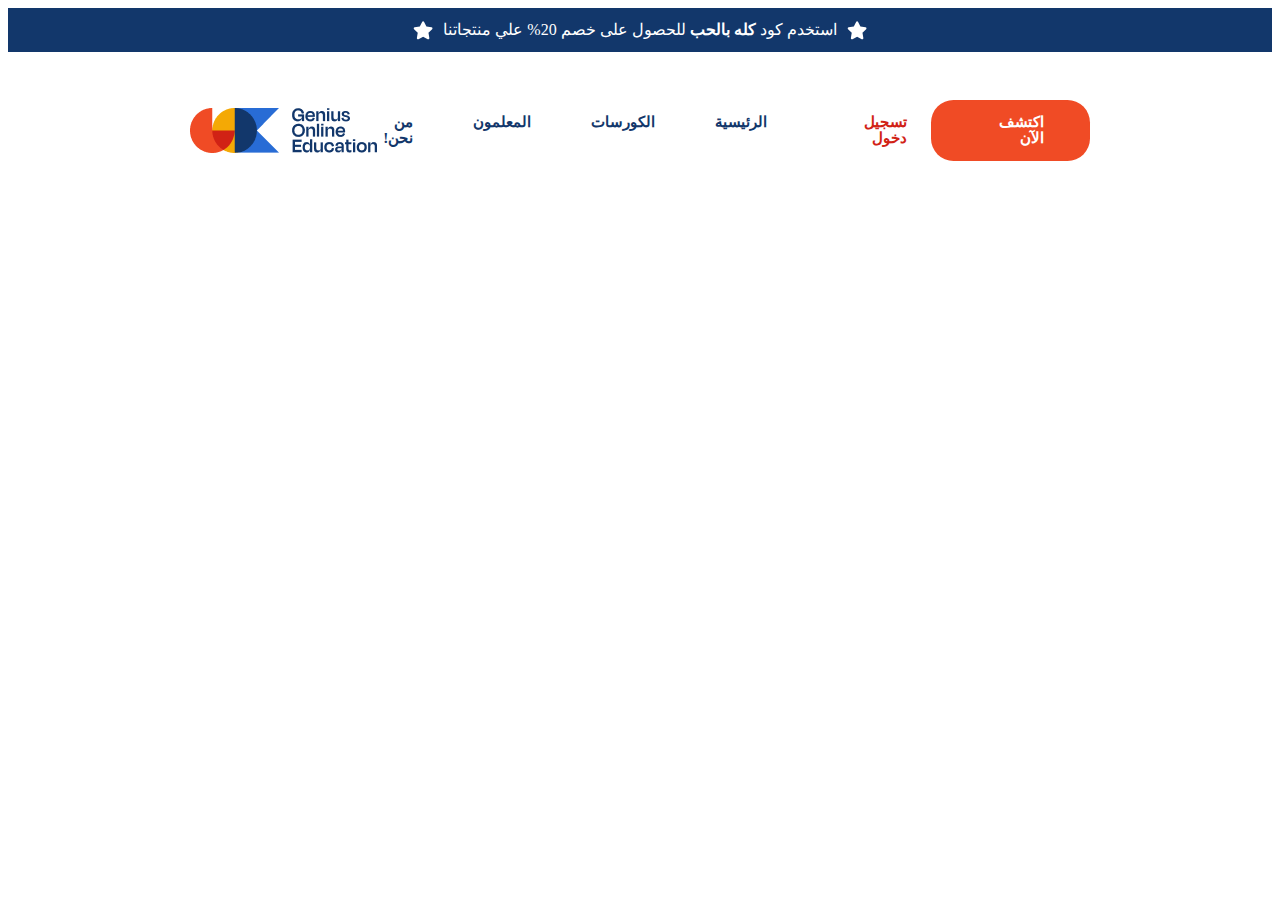
<file: index.html>
<!DOCTYPE html>
<html lang="ar" dir="rtl">
<head>
    <meta charset="UTF-8">
    <meta name="viewport" content="width=device-width, initial-scale=1.0">
    <title>Home</title>
    <link rel="stylesheet" href="./home-page/home.css">
</head>
<body>
    
     <!-- _____________________header__________________________________ -->
     <header>
        <svg width="20" height="19" viewBox="0 0 20 19" fill="none" xmlns="http://www.w3.org/2000/svg">
            <path d="M9.10547 0.882812C9.52734 0.0390625 10.7227 0.0742188 11.1094 0.882812L13.4297 5.55859L18.5625 6.29688C19.4766 6.4375 19.8281 7.5625 19.1602 8.23047L15.4688 11.8516L16.3477 16.9492C16.4883 17.8633 15.5039 18.5664 14.6953 18.1445L10.125 15.7188L5.51953 18.1445C4.71094 18.5664 3.72656 17.8633 3.86719 16.9492L4.74609 11.8516L1.05469 8.23047C0.386719 7.5625 0.738281 6.4375 1.65234 6.29688L6.82031 5.55859L9.10547 0.882812Z" fill="white"/>
            </svg>
            
        <h6>استخدم كود <span>كله بالحب</span> للحصول على خصم 20% علي منتجاتنا</h6>
  
        <svg width="20" height="19" viewBox="0 0 20 19" fill="none" xmlns="http://www.w3.org/2000/svg">
            <path d="M9.10547 0.882812C9.52734 0.0390625 10.7227 0.0742188 11.1094 0.882812L13.4297 5.55859L18.5625 6.29688C19.4766 6.4375 19.8281 7.5625 19.1602 8.23047L15.4688 11.8516L16.3477 16.9492C16.4883 17.8633 15.5039 18.5664 14.6953 18.1445L10.125 15.7188L5.51953 18.1445C4.71094 18.5664 3.72656 17.8633 3.86719 16.9492L4.74609 11.8516L1.05469 8.23047C0.386719 7.5625 0.738281 6.4375 1.65234 6.29688L6.82031 5.55859L9.10547 0.882812Z" fill="white"/>
            </svg>             
    </header>
    <!-- __________________________________nav-bar_________________________________ -->
    <nav>
        <div class="nav-buttons">
            <a>اكتشف الآن</a>
            <a>تسجيل دخول</a>
         </div>

         <ul>
            <a href="../home-page/index.html">الرئيسية</a>
            <a href="./cources-page/cource.html">الكورسات</a>
            <a href="./teachers-page/teachers.html">المعلمون</a>
            <a href="./About us/page4.html">من نحن!</a>
         </ul>
          
         <div class="nav-picture">
            <img src="./home-page/home-img/logo.png">
         </div> 
    </nav>
</body>
</html>
</file>
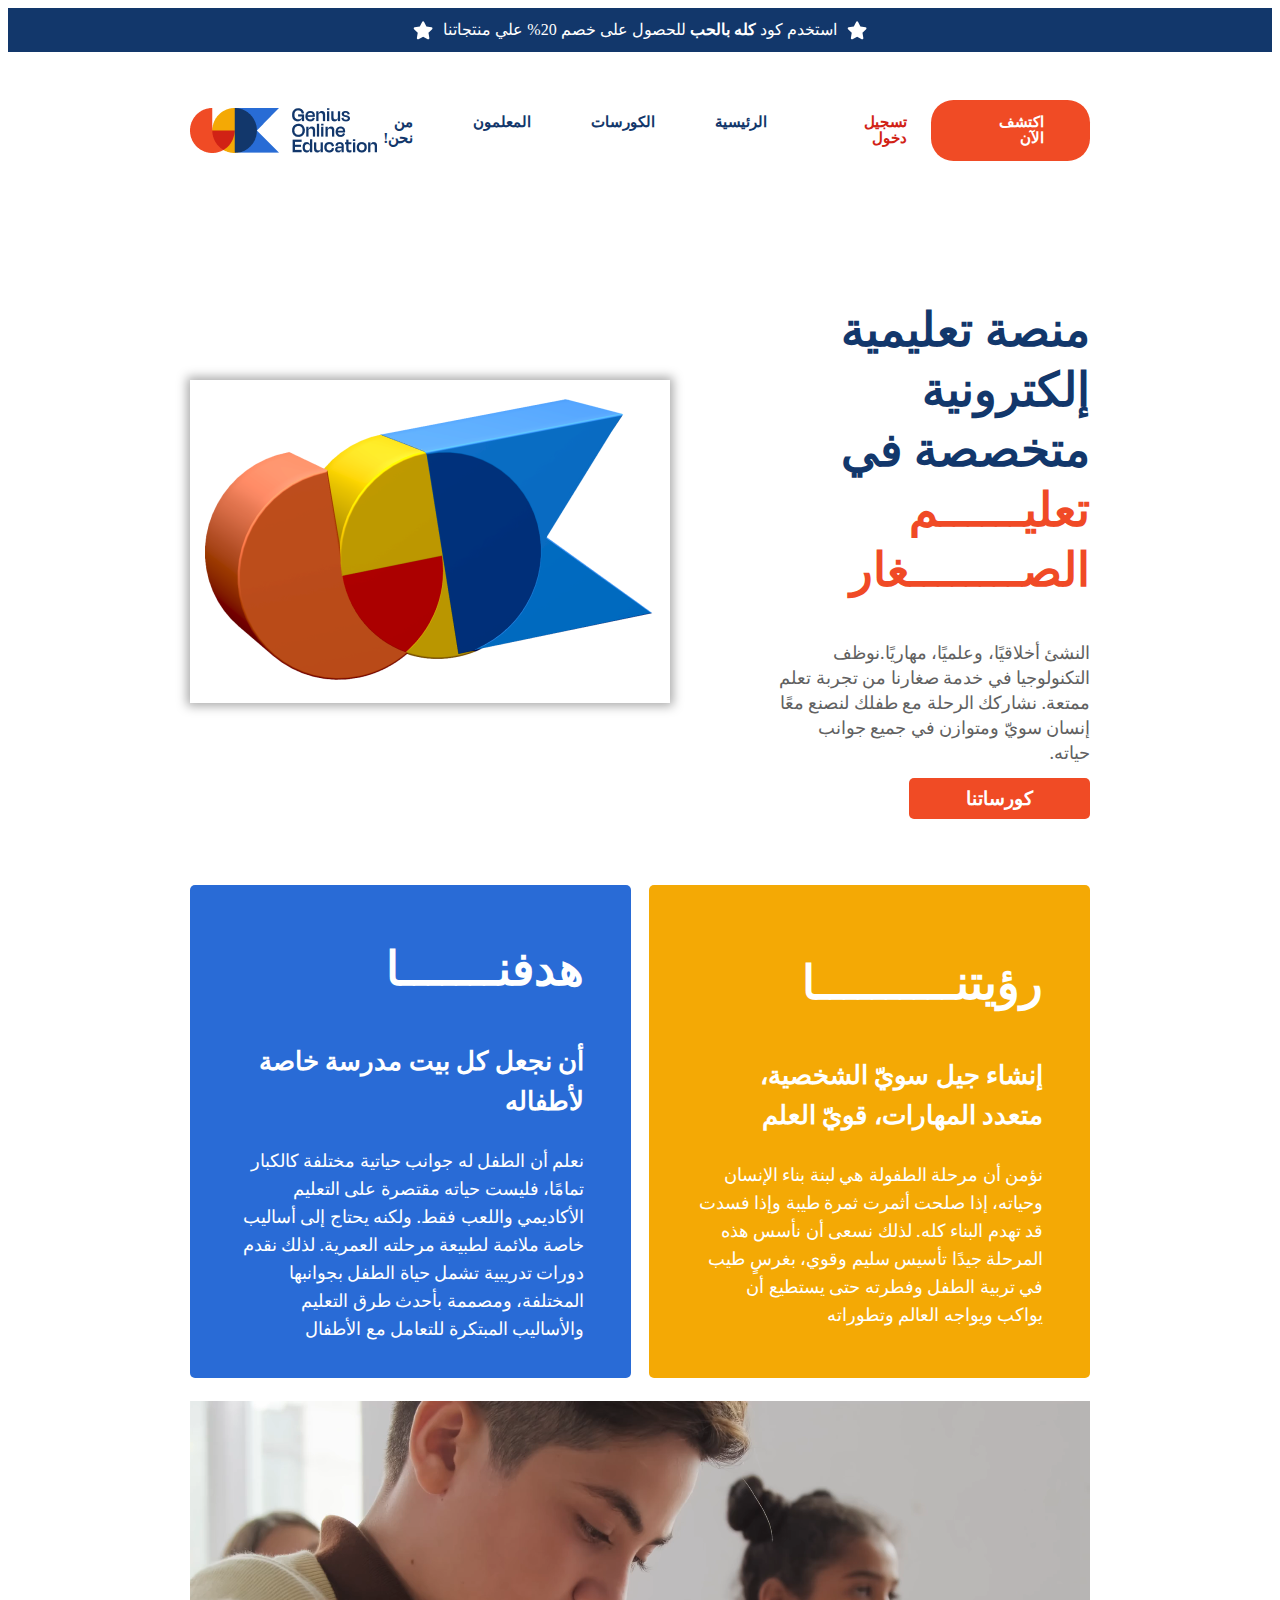
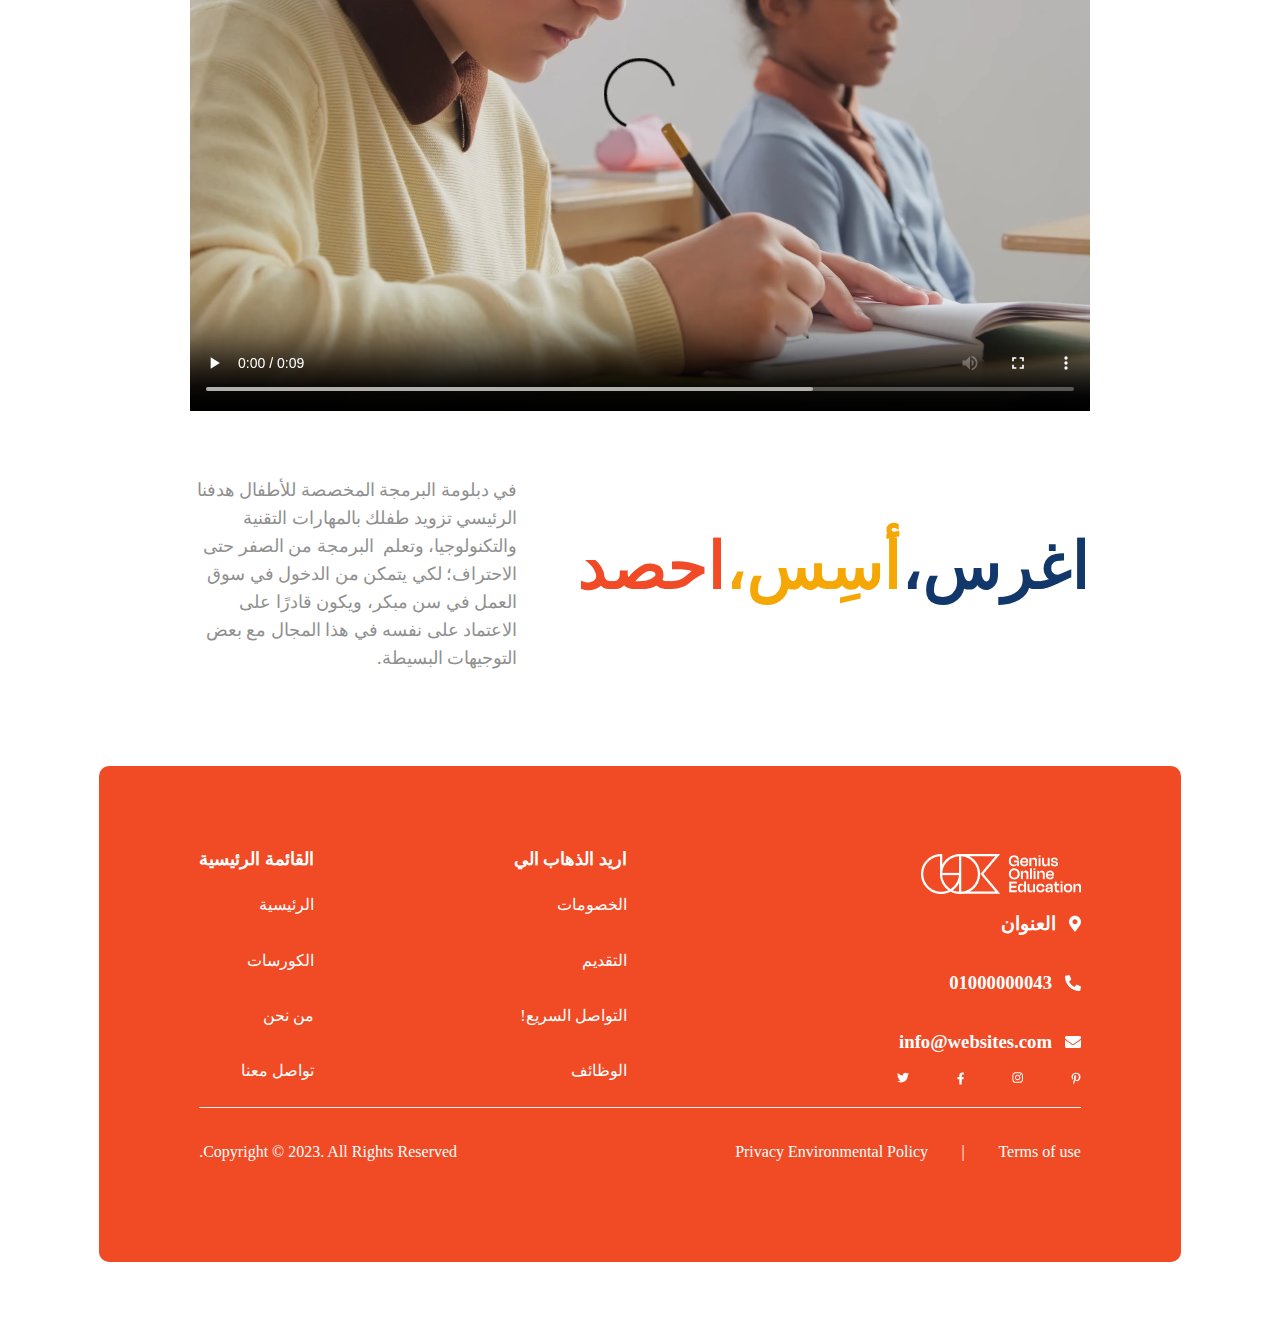
<file: About us/page4.html>
<!DOCTYPE html>
<html lang="ar" dir="rtl">
<head>
    <meta charset="UTF-8">
    <meta name="viewport" content="width=device-width, initial-scale=1.0">
    <title>About us</title>
    <LINK rel="stylesheet" href="page4.css">
</head>
<body>
   <!-- _____________________header__________________________________ -->
    <header>
        <svg width="20" height="19" viewBox="0 0 20 19" fill="none" xmlns="http://www.w3.org/2000/svg">
            <path d="M9.10547 0.882812C9.52734 0.0390625 10.7227 0.0742188 11.1094 0.882812L13.4297 5.55859L18.5625 6.29688C19.4766 6.4375 19.8281 7.5625 19.1602 8.23047L15.4688 11.8516L16.3477 16.9492C16.4883 17.8633 15.5039 18.5664 14.6953 18.1445L10.125 15.7188L5.51953 18.1445C4.71094 18.5664 3.72656 17.8633 3.86719 16.9492L4.74609 11.8516L1.05469 8.23047C0.386719 7.5625 0.738281 6.4375 1.65234 6.29688L6.82031 5.55859L9.10547 0.882812Z" fill="white"/>
            </svg>
            
        <h6>استخدم كود <span>كله بالحب</span> للحصول على خصم 20% علي منتجاتنا</h6>
  
        <svg width="20" height="19" viewBox="0 0 20 19" fill="none" xmlns="http://www.w3.org/2000/svg">
            <path d="M9.10547 0.882812C9.52734 0.0390625 10.7227 0.0742188 11.1094 0.882812L13.4297 5.55859L18.5625 6.29688C19.4766 6.4375 19.8281 7.5625 19.1602 8.23047L15.4688 11.8516L16.3477 16.9492C16.4883 17.8633 15.5039 18.5664 14.6953 18.1445L10.125 15.7188L5.51953 18.1445C4.71094 18.5664 3.72656 17.8633 3.86719 16.9492L4.74609 11.8516L1.05469 8.23047C0.386719 7.5625 0.738281 6.4375 1.65234 6.29688L6.82031 5.55859L9.10547 0.882812Z" fill="white"/>
            </svg>             
    </header>
    <!-- __________________________________nav-bar_________________________________ -->
    <nav>
        <div class="nav-buttons">
            <svg stroke="currentColor" fill="currentColor" stroke-width="0" viewBox="0 0 1024 1024" height="40px" width="40px" xmlns="http://www.w3.org/2000/svg"><path d="M904 160H120c-4.4 0-8 3.6-8 8v64c0 4.4 3.6 8 8 8h784c4.4 0 8-3.6 8-8v-64c0-4.4-3.6-8-8-8zm0 624H120c-4.4 0-8 3.6-8 8v64c0 4.4 3.6 8 8 8h784c4.4 0 8-3.6 8-8v-64c0-4.4-3.6-8-8-8zm0-312H120c-4.4 0-8 3.6-8 8v64c0 4.4 3.6 8 8 8h784c4.4 0 8-3.6 8-8v-64c0-4.4-3.6-8-8-8z"></path></svg>
            <a>اكتشف الآن</a>
            <a>تسجيل دخول</a>
         </div>

         <ul>
            <a href="../index.html">الرئيسية</a>
            <a href="../cources-page/cource.html">الكورسات</a>
            <a href="../teachers-page/teachers.html">المعلمون</a>
            <a href="../About us/page4.html">من نحن!</a>
         </ul>
          
         <div class="nav-picture">
            <img src="./img4/nav-picture.png">
         </div> 
    </nav>
    <!-- _____________________________________________cosatna__________________________________- -->
    
<section class="cosatna">

    <div class="cosatna-content">
           <h1>منصة تعليمية إلكترونية<br> متخصصة في <span> تعليــــــم الصــــــــغار</span></h1>
           <p> النشئ أخلاقيًا، وعلميًا، مهاريًا.نوظف التكنولوجيا في خدمة صغارنا من تجربة تعلم ممتعة. نشاركك الرحلة مع طفلك لنصنع معًا إنسان سويّ ومتوازن في جميع جوانب حياته.</p>
           <a href="../cources-page/cource.html">كورساتنا</a>
    </div>

    <div class="cosatna-pic">
        <img src="./img4/cosatna-pic.png">     
    </div>

</section>
    <!-- _____________________________________________elements_________________________________________________ -->
     <section class="elements">
          
        <div class="element-card" id="e-1">
            <svg width="44" height="44" viewBox="0 0 52 34" fill="none" xmlns="http://www.w3.org/2000/svg">
                <path d="M52 16.6611V16.8378C51.9533 17.1783 51.8585 17.4438 51.7156 17.634C48.9613 21.2923 45.7966 24.4952 42.2216 27.2428C40.969 28.2057 39.629 29.1045 38.2017 29.9393C35.2686 31.6557 32.0084 32.9029 28.6528 33.3356C24.3638 33.8871 20.1338 32.9994 16.1586 31.087C13.9202 30.0098 11.8016 28.7054 9.80281 27.1738C6.21698 24.4248 3.04417 21.2446 0.284375 17.633C0.148281 17.4549 0.0534896 17.1899 0 16.8378V16.6478C0.0575521 16.2992 0.152344 16.0381 0.284375 15.8648C3.1051 12.1733 6.34562 8.94162 10.0059 6.16965C11.9065 4.73017 13.9611 3.47384 16.1698 2.40066C18.4468 1.29431 20.8118 0.561364 23.2649 0.201833C28.4466 -0.556839 33.5776 0.886364 38.0524 3.47316C39.5576 4.34321 40.9781 5.29485 42.314 6.32808C45.8646 9.07366 48.9805 12.2285 51.6618 15.7927C51.8419 16.0324 51.9546 16.3218 52 16.6611ZM33.4577 9.05199C28.3034 4.13535 20.0342 5.58566 16.574 11.6845C15.7209 13.1876 15.2496 14.9599 15.2395 16.6478C15.2059 22.6289 20.213 27.3952 26.132 27.4043C29.6928 27.4104 33.0525 25.5691 35.0005 22.6035C37.831 18.2932 37.182 12.6046 33.4577 9.05199Z" fill="white"/>
            </svg>
               
                <h2>رؤيتنــــــــــا</h2>
                <h3>إنشاء جيل سويّ الشخصية، متعدد المهارات، قويّ العلم </h3>
                <p>نؤمن أن مرحلة الطفولة هي لبنة بناء الإنسان وحياته، إذا صلحت أثمرت ثمرة طيبة وإذا فسدت قد تهدم البناء كله. لذلك نسعى أن نأسس هذه المرحلة جيدًا تأسيس سليم وقوي، بغرسٍ طيب في تربية الطفل وفطرته حتى يستطيع أن يواكب ويواجه العالم وتطوراته</p>
        </div>
          
        <div class="element-card" id="e-2">
            <svg width="44" height="44" viewBox="0 0 44 44" fill="none" xmlns="http://www.w3.org/2000/svg">
                <path d="M42.5324 29.8242C40.8904 34.0697 38.1928 37.4972 34.4397 40.1068C29.3964 43.6144 22.8385 44.8697 16.812 43.3643C12.3851 42.2586 8.64965 40.0189 5.60572 36.6451C1.61984 32.2285 -0.363024 26.3377 0.0548062 20.423C0.451562 14.807 3.00253 9.57223 7.15975 5.76777C13.7534 -0.265109 23.2966 -1.68995 31.3838 2.10718C31.3876 2.10883 31.3909 2.11138 31.3935 2.11459C31.3961 2.11781 31.3979 2.1216 31.3987 2.12565C31.3995 2.12969 31.3993 2.13388 31.3982 2.13784C31.397 2.1418 31.3949 2.14543 31.3921 2.14841C30.7788 2.76966 30.1138 3.43336 29.3973 4.13952C28.6872 4.83865 28.5396 5.43974 28.591 6.42292C28.5913 6.42885 28.5901 6.43476 28.5875 6.44009C28.5849 6.44543 28.581 6.45001 28.5761 6.45341C28.5713 6.45681 28.5656 6.4589 28.5597 6.4595C28.5538 6.4601 28.5478 6.45918 28.5424 6.45683C24.6555 4.82399 20.2985 4.69937 16.3254 6.11138C15.6779 6.34168 15.1043 6.58236 14.6046 6.83342C10.8491 8.72588 8.14141 11.5759 6.4817 15.3834C4.8177 19.1997 4.70225 23.6154 6.08769 27.6049C6.30332 28.2255 6.54125 28.7964 6.80148 29.3175C8.69455 33.1103 11.5641 35.8415 15.4101 37.511C17.3532 38.3546 19.4671 38.7999 21.7517 38.8469C24.1863 38.8973 26.8583 38.3677 29.1362 37.2626C33.0384 35.3708 35.8358 32.4588 37.5285 28.5267C39.2997 24.4107 39.2695 19.6249 37.5248 15.4402C37.5223 15.4341 37.5214 15.4275 37.5221 15.4209C37.5229 15.4144 37.5253 15.4082 37.5292 15.4028C37.5331 15.3975 37.5382 15.3932 37.5442 15.3905C37.5502 15.3877 37.5568 15.3865 37.5633 15.387C38.4182 15.4548 39.1091 15.3201 39.7377 14.687C40.4463 13.9723 41.1402 13.2774 41.8195 12.6024C41.8433 12.5786 41.8623 12.582 41.8763 12.6125C44.4218 18.0214 44.6728 24.2907 42.5324 29.8242Z" fill="white"/>
                <path d="M39.9644 7.33189C41.0468 7.33494 42.111 7.33433 43.1568 7.33005C43.9475 7.3273 44.2371 8.11715 43.691 8.66143C41.9983 10.3499 40.3236 12.0239 38.6669 13.6836C38.502 13.8492 38.2989 13.9316 38.0576 13.931C36.5072 13.9292 34.93 13.9289 33.3258 13.9301C33.3127 13.9301 33.2997 13.9328 33.2874 13.938C33.2752 13.9432 33.2639 13.9508 33.2544 13.9604C30.0528 17.1619 26.847 20.3674 23.6369 23.5769C22.7225 24.4913 21.2518 24.5179 20.3511 23.5842C19.4403 22.6413 19.5191 21.2357 20.4336 20.3204C23.7817 16.9673 26.9756 13.7737 30.0153 10.7396C30.0385 10.7164 30.0501 10.6883 30.0501 10.6553C30.0538 9.05666 30.0544 7.46078 30.0519 5.86765C30.0519 5.66484 30.1286 5.48677 30.2819 5.33345C31.9746 3.64075 33.6719 1.94346 35.3738 0.2416C35.8878 -0.272441 36.6529 0.0904111 36.652 0.79779C36.6489 1.94866 36.6486 3.02408 36.6511 4.02406C36.6511 4.07721 36.6697 4.08484 36.707 4.04697C37.0029 3.74368 37.3108 3.38724 37.6709 3.17832C38.3099 2.80875 38.9705 2.7498 39.6529 3.00148C41.2087 3.57599 41.6311 5.55794 40.451 6.76287C40.272 6.94551 40.1015 7.11442 39.9397 7.26958C39.8963 7.3105 39.9045 7.33127 39.9644 7.33189Z" fill="white"/>
                <path d="M23.9336 33.548C17.2273 34.6723 11.0175 29.8975 10.323 23.1719C9.90331 19.1044 11.6443 15.1341 14.8971 12.6611C18.3149 10.0634 22.8368 9.53099 26.765 11.2939C26.8847 11.3477 27.0038 11.4021 27.1223 11.457C27.1669 11.4778 27.1718 11.5059 27.137 11.5413L23.2061 15.4713C23.181 15.4964 23.1508 15.5062 23.1154 15.5007C21.4837 15.2288 19.9712 15.5135 18.5779 16.3546C15.413 18.266 14.4078 22.4837 16.4667 25.59C18.2828 28.3306 21.8784 29.4219 24.8847 27.9146C27.5163 26.5951 28.976 23.7977 28.483 20.8921C28.4745 20.842 28.4885 20.7987 28.5252 20.762L32.4423 16.8449C32.4649 16.8223 32.4848 16.8247 32.5019 16.8522C32.5654 16.9542 32.6198 17.0562 32.665 17.1582C33.7948 19.689 34.0449 22.5708 33.2551 25.2399C31.9713 29.5795 28.3969 32.8003 23.9336 33.548Z" fill="white"/>
            </svg>

                <h2>هدفنـــــــا</h2>
                <h3>أن نجعل كل بيت مدرسة خاصة
                    لأطفاله</h3>
                <p>نعلم أن الطفل له جوانب حياتية مختلفة كالكبار  تمامًا، فليست حياته مقتصرة على التعليم الأكاديمي واللعب فقط. ولكنه يحتاج إلى أساليب خاصة ملائمة لطبيعة مرحلته العمرية. لذلك نقدم دورات تدريبية تشمل حياة الطفل بجوانبها المختلفة، ومصممة بأحدث طرق التعليم والأساليب المبتكرة للتعامل مع الأطفال</p>
        </div>
          
     </section>
     <!-- ________________________________________________________video_______________________________________________ -->
 
<section class="video">
      
      <div class="hero-video">
           <video controls>
                <source src="../cources-page/img/v.mp4" type="video/mp4">
           </video>
      </div>

      <div class="video-content">
       <div><h1><span>اغرس،</span><span>أسِس،</span><span>احصد</span></h1>  </div> 
        <p>في دبلومة البرمجة المخصصة للأطفال هدفنا الرئيسي تزويد طفلك بالمهارات التقنية والتكنولوجيا، وتعلم  البرمجة من الصفر حتى الاحتراف؛ لكي يتمكن من الدخول في سوق العمل في سن مبكر، ويكون قادرًا على الاعتماد على نفسه في هذا المجال مع بعض التوجيهات البسيطة.
        </p>
      </div>

</section>

     <!-- ________________________________________________________footer_______________________________________________ -->

     <footer>

        <div class="mix">
    
        
           <section class="right-part">
              
            <div class="enwan">
                <img src="../Cart page/footer-img/footer-logo.png">
            </div>
           
    
              <div class="p1">
                
                <svg width="12" height="17"  fill="none" xmlns="http://www.w3.org/2000/svg">
                    <path d="M5.375 16.3545C0.8125 9.79199 0 9.10449 0 6.66699C0 3.35449 2.65625 0.666992 6 0.666992C9.3125 0.666992 12 3.35449 12 6.66699C12 9.10449 11.1562 9.79199 6.59375 16.3545C6.3125 16.792 5.65625 16.792 5.375 16.3545ZM6 9.16699C7.375 9.16699 8.5 8.07324 8.5 6.66699C8.5 5.29199 7.375 4.16699 6 4.16699C4.59375 4.16699 3.5 5.29199 3.5 6.66699C3.5 8.07324 4.59375 9.16699 6 9.16699Z" fill="white"/>
                    </svg>
                    
               <h3>العنوان</h3>
    
              </div>
    
            <div class="p2">
    
               <svg width="16" height="16" viewBox="0 0 16 16" fill="none" xmlns="http://www.w3.org/2000/svg">
    <path d="M15.5312 11.3125C15.7812 11.4375 15.9688 11.7188 15.9688 12.0312C15.9688 12.0625 15.9688 12.125 15.9688 12.1875L15.2188 15.4375C15.125 15.7812 14.8438 16 14.5 16C6.46875 16 0 9.53125 0 1.5C0 1.15625 0.21875 0.875 0.5625 0.78125L3.8125 0.03125C3.875 0.03125 3.9375 0 3.96875 0C4.28125 0 4.5625 0.1875 4.6875 0.46875L6.1875 3.96875C6.21875 4.0625 6.25 4.15625 6.25 4.25C6.25 4.5 6.125 4.71875 5.96875 4.84375L4.0625 6.40625C5.21875 8.84375 7.15625 10.7812 9.59375 11.9375L11.1562 10.0312C11.2812 9.875 11.5 9.75 11.7188 9.75C11.8438 9.75 11.9375 9.78125 12.0312 9.8125L15.5312 11.3125Z" fill="white"/>
    </svg>
    
     
               <h3>01000000043</h3>
    
            </div>
    
            <div  class="p3">
    
                <svg width="16" height="12" viewBox="0 0 16 12" fill="none" xmlns="http://www.w3.org/2000/svg">
                    <path d="M15.6875 3.96875C15.8125 3.875 16 3.96875 16 4.125V10.5C16 11.3438 15.3125 12 14.5 12H1.5C0.65625 12 0 11.3438 0 10.5V4.125C0 3.96875 0.15625 3.875 0.28125 3.96875C1 4.53125 1.90625 5.21875 5.09375 7.53125C5.75 8 6.875 9.03125 8 9.03125C9.09375 9.03125 10.25 8 10.875 7.53125C14.0625 5.21875 14.9688 4.53125 15.6875 3.96875ZM8 8C7.25 8.03125 6.21875 7.09375 5.6875 6.71875C1.53125 3.71875 1.21875 3.4375 0.28125 2.6875C0.09375 2.5625 0 2.34375 0 2.09375V1.5C0 0.6875 0.65625 0 1.5 0H14.5C15.3125 0 16 0.6875 16 1.5V2.09375C16 2.34375 15.875 2.5625 15.6875 2.6875C14.75 3.4375 14.4375 3.71875 10.2812 6.71875C9.75 7.09375 8.71875 8.03125 8 8Z" fill="white"/>
                    </svg>
                    
      
                <h3>info@websites.com</h3>
     
            </div>
    
      
            <div class="contact">
                
                <svg width="10" height="13" viewBox="0 0 10 13" fill="none" xmlns="http://www.w3.org/2000/svg">
                    <path d="M5.28125 0.664062C7.48438 0.664062 9.5 2.1875 9.5 4.50781C9.5 6.6875 8.375 9.125 5.89062 9.125C5.28125 9.125 4.55469 8.82031 4.25 8.28125C3.73438 10.3906 3.75781 10.7188 2.58594 12.3359C2.46875 12.3828 2.49219 12.3828 2.42188 12.2891C2.375 11.8438 2.32812 11.4219 2.32812 10.9766C2.32812 9.54688 2.98438 7.46094 3.3125 6.07812C3.125 5.70312 3.07812 5.28125 3.07812 4.88281C3.07812 3.00781 5.28125 2.72656 5.28125 4.27344C5.28125 5.1875 4.64844 6.05469 4.64844 6.94531C4.64844 7.53125 5.16406 7.95312 5.75 7.95312C7.36719 7.95312 7.85938 5.63281 7.85938 4.39062C7.85938 2.72656 6.6875 1.8125 5.07031 1.8125C3.21875 1.8125 1.78906 3.14844 1.78906 5.02344C1.78906 5.9375 2.35156 6.40625 2.35156 6.61719C2.35156 6.80469 2.21094 7.4375 1.97656 7.4375C1.41406 7.4375 0.5 6.5 0.5 4.85938C0.5 2.25781 2.86719 0.664062 5.28125 0.664062Z" fill="white"/>
                    </svg>
                    
                    <svg width="11" height="11" viewBox="0 0 11 11" fill="none" xmlns="http://www.w3.org/2000/svg">
                        <path d="M5.66732 2.80469C7.14388 2.80469 8.36263 4.02344 8.36263 5.5C8.36263 7 7.14388 8.19531 5.66732 8.19531C4.16732 8.19531 2.97201 7 2.97201 5.5C2.97201 4.02344 4.16732 2.80469 5.66732 2.80469ZM5.66732 7.25781C6.62826 7.25781 7.40169 6.48438 7.40169 5.5C7.40169 4.53906 6.62826 3.76562 5.66732 3.76562C4.68294 3.76562 3.90951 4.53906 3.90951 5.5C3.90951 6.48438 4.70638 7.25781 5.66732 7.25781ZM9.08919 2.71094C9.08919 3.0625 8.80794 3.34375 8.45638 3.34375C8.10482 3.34375 7.82357 3.0625 7.82357 2.71094C7.82357 2.35938 8.10482 2.07812 8.45638 2.07812C8.80794 2.07812 9.08919 2.35938 9.08919 2.71094ZM10.8704 3.34375C10.9173 4.21094 10.9173 6.8125 10.8704 7.67969C10.8236 8.52344 10.6361 9.25 10.0267 9.88281C9.41732 10.4922 8.66732 10.6797 7.82357 10.7266C6.95638 10.7734 4.35482 10.7734 3.48763 10.7266C2.64388 10.6797 1.91732 10.4922 1.28451 9.88281C0.67513 9.25 0.48763 8.52344 0.440755 7.67969C0.39388 6.8125 0.39388 4.21094 0.440755 3.34375C0.48763 2.5 0.67513 1.75 1.28451 1.14062C1.91732 0.53125 2.64388 0.34375 3.48763 0.296875C4.35482 0.25 6.95638 0.25 7.82357 0.296875C8.66732 0.34375 9.41732 0.53125 10.0267 1.14062C10.6361 1.75 10.8236 2.5 10.8704 3.34375ZM9.74544 8.59375C10.0267 7.91406 9.95638 6.27344 9.95638 5.5C9.95638 4.75 10.0267 3.10938 9.74544 2.40625C9.55794 1.96094 9.20638 1.58594 8.76107 1.42188C8.05794 1.14062 6.41732 1.21094 5.66732 1.21094C4.89388 1.21094 3.25326 1.14062 2.57357 1.42188C2.10482 1.60938 1.75326 1.96094 1.56576 2.40625C1.28451 3.10938 1.35482 4.75 1.35482 5.5C1.35482 6.27344 1.28451 7.91406 1.56576 8.59375C1.75326 9.0625 2.10482 9.41406 2.57357 9.60156C3.25326 9.88281 4.89388 9.8125 5.66732 9.8125C6.41732 9.8125 8.05794 9.88281 8.76107 9.60156C9.20638 9.41406 9.58138 9.0625 9.74544 8.59375Z" fill="white"/>
                        </svg>
                       
                        <svg width="7" height="13" viewBox="0 0 7 13" fill="none" xmlns="http://www.w3.org/2000/svg">
                            <path d="M6.4554 7.25H4.69759V12.5H2.35384V7.25H0.431966V5.09375H2.35384V3.42969C2.35384 1.55469 3.47884 0.5 5.18978 0.5C6.01009 0.5 6.87728 0.664062 6.87728 0.664062V2.51562H5.91634C4.97884 2.51562 4.69759 3.07812 4.69759 3.6875V5.09375H6.78353L6.4554 7.25Z" fill="white"/>
                            </svg>
                            
                            <svg width="12" height="11" viewBox="0 0 12 11" fill="none" xmlns="http://www.w3.org/2000/svg">
                                <path d="M10.7578 3.0625C10.7578 3.17969 10.7578 3.27344 10.7578 3.39062C10.7578 6.64844 8.29688 10.375 3.77344 10.375C2.36719 10.375 1.07812 9.97656 0 9.27344C0.1875 9.29688 0.375 9.32031 0.585938 9.32031C1.73438 9.32031 2.78906 8.92188 3.63281 8.26562C2.55469 8.24219 1.64062 7.53906 1.33594 6.55469C1.5 6.57812 1.64062 6.60156 1.80469 6.60156C2.01562 6.60156 2.25 6.55469 2.4375 6.50781C1.3125 6.27344 0.46875 5.28906 0.46875 4.09375V4.07031C0.796875 4.25781 1.19531 4.35156 1.59375 4.375C0.914062 3.92969 0.492188 3.17969 0.492188 2.33594C0.492188 1.86719 0.609375 1.44531 0.820312 1.09375C2.03906 2.57031 3.86719 3.55469 5.90625 3.67188C5.85938 3.48438 5.83594 3.29688 5.83594 3.10938C5.83594 1.75 6.9375 0.648438 8.29688 0.648438C9 0.648438 9.63281 0.929688 10.1016 1.42188C10.6406 1.30469 11.1797 1.09375 11.6484 0.8125C11.4609 1.39844 11.0859 1.86719 10.5703 2.17188C11.0625 2.125 11.5547 1.98438 11.9766 1.79688C11.6484 2.28906 11.2266 2.71094 10.7578 3.0625Z" fill="white"/>
                                </svg>
                                
            </div>
    
            
    
            </section>
    
            <section class="left-part">
                            <div class="left-part-1">
                                   <h1>اريد الذهاب الي</h1>
                                   <h2>الخصومات</h2>
                                   <h2>التقديم</h3>
                                   <h2>التواصل السريع!</h2>
                                   <h2>الوظائف</h2>
                            </div>
                                
                            <div class="left-part-2">
                                    <h1>القائمة الرئيسية</h1>
                                    <h2>الرئيسية</h2>
                                    <h2>الكورسات</h2>
                                    <h2>من نحن</h2>
                                    <h2>تواصل معنا</h2>
                            
                            </div>
    
                        </section>
                    </div>
                                <hr>
                                <div class="tail">
    
                                    <section>
                                        <h4>Terms of use</h4>
                                        <h4>|</h4>
                                        <h4>Privacy Environmental Policy</h4>
                                    </section>
    
                                    <h4>Copyright © 2023. All Rights Reserved.</h4>
                              
                                </div>
                            
    
    </footer>
    <!-- _______________________________________________________________________________________________________________ -->
    
</body>
</html>
</file>
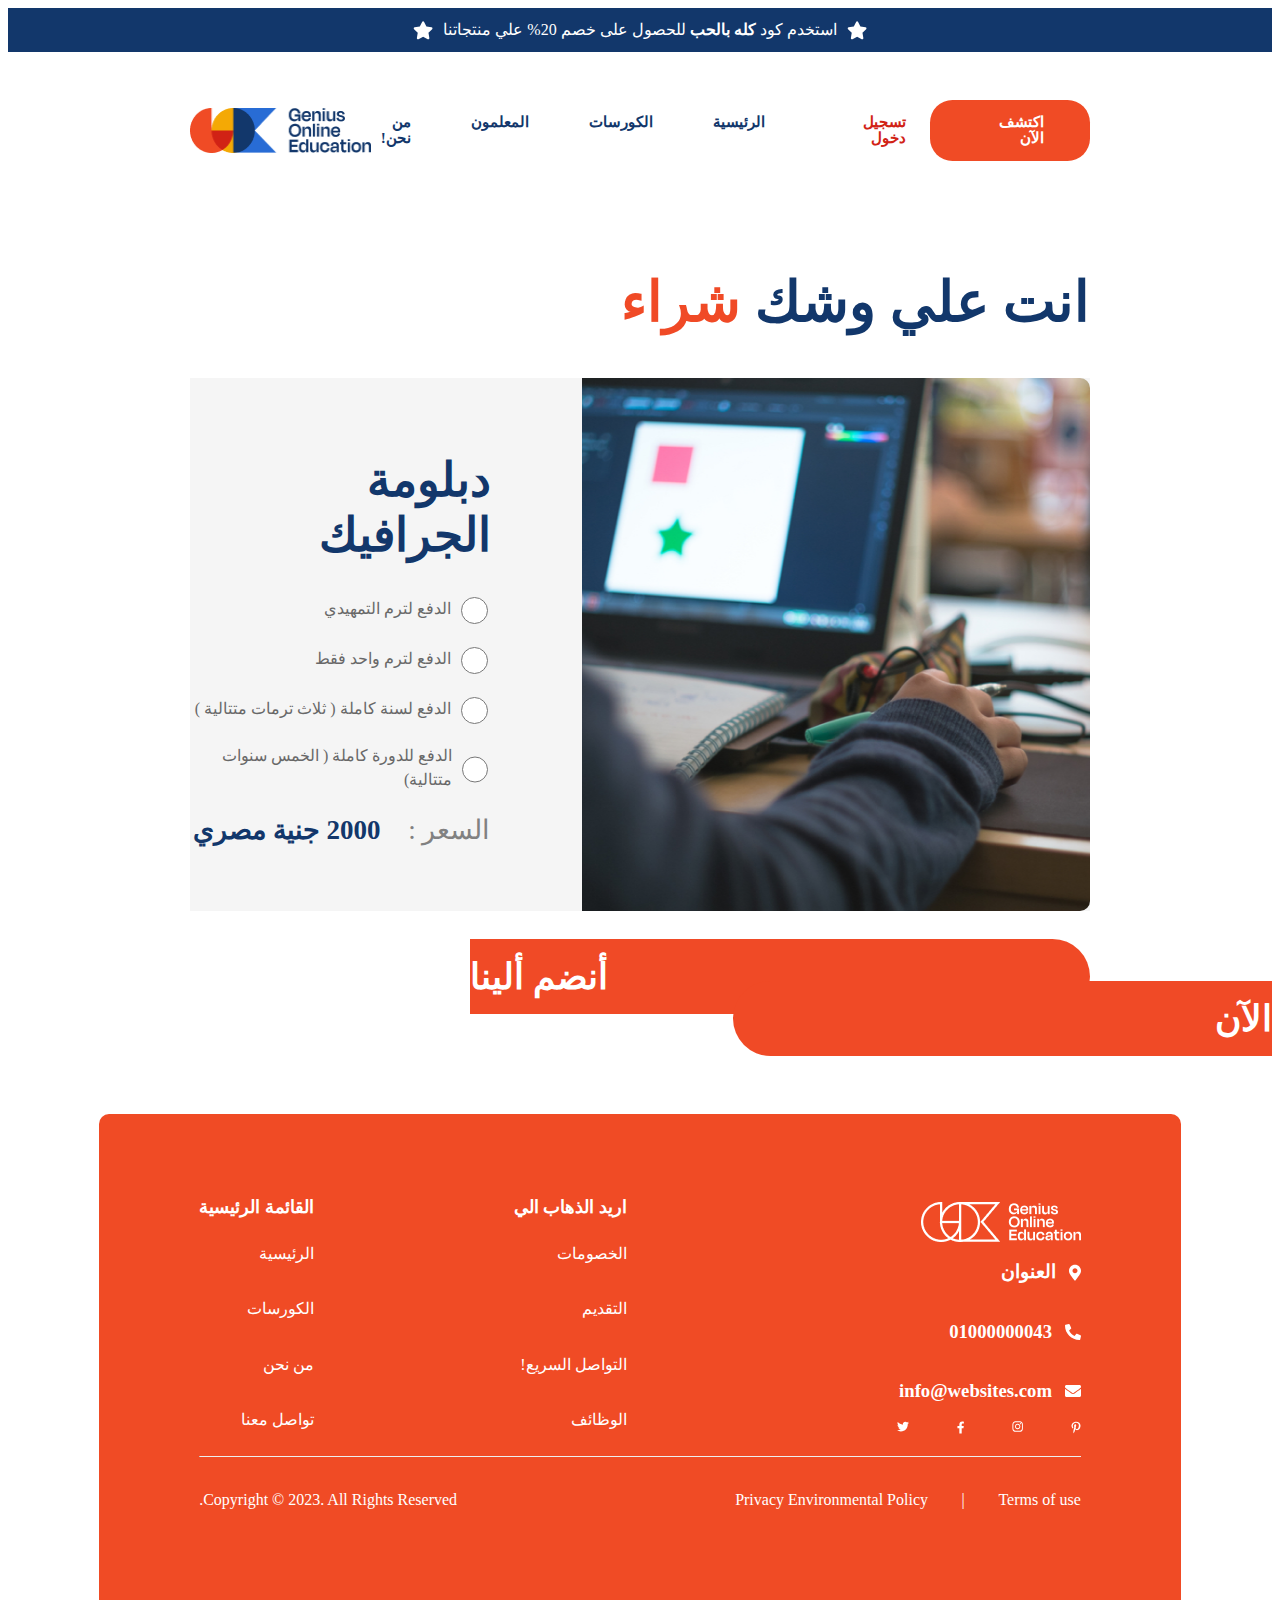
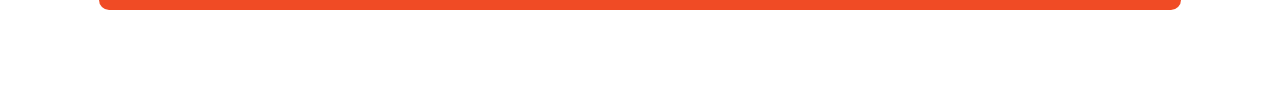
<file: Cart page/page7.html>
<!DOCTYPE html>
<html lang="ar" dir="rtl">
<head>
    <meta charset="UTF-8">
    <meta name="viewport" content="width=device-width, initial-scale=1.0">
    <title>page | 7</title>
    <link rel="stylesheet" href="page7.css">
</head>
<body>
    
   <!-- _____________________header__________________________________ -->
   <header>
    <svg width="20" height="19" viewBox="0 0 20 19" fill="none" xmlns="http://www.w3.org/2000/svg">
        <path d="M9.10547 0.882812C9.52734 0.0390625 10.7227 0.0742188 11.1094 0.882812L13.4297 5.55859L18.5625 6.29688C19.4766 6.4375 19.8281 7.5625 19.1602 8.23047L15.4688 11.8516L16.3477 16.9492C16.4883 17.8633 15.5039 18.5664 14.6953 18.1445L10.125 15.7188L5.51953 18.1445C4.71094 18.5664 3.72656 17.8633 3.86719 16.9492L4.74609 11.8516L1.05469 8.23047C0.386719 7.5625 0.738281 6.4375 1.65234 6.29688L6.82031 5.55859L9.10547 0.882812Z" fill="white"/>
        </svg>
        
    <h6>استخدم كود <span>كله بالحب</span> للحصول على خصم 20% علي منتجاتنا</h6>

    <svg width="20" height="19" viewBox="0 0 20 19" fill="none" xmlns="http://www.w3.org/2000/svg">
        <path d="M9.10547 0.882812C9.52734 0.0390625 10.7227 0.0742188 11.1094 0.882812L13.4297 5.55859L18.5625 6.29688C19.4766 6.4375 19.8281 7.5625 19.1602 8.23047L15.4688 11.8516L16.3477 16.9492C16.4883 17.8633 15.5039 18.5664 14.6953 18.1445L10.125 15.7188L5.51953 18.1445C4.71094 18.5664 3.72656 17.8633 3.86719 16.9492L4.74609 11.8516L1.05469 8.23047C0.386719 7.5625 0.738281 6.4375 1.65234 6.29688L6.82031 5.55859L9.10547 0.882812Z" fill="white"/>
        </svg>             
</header>
<!-- __________________________________nav-bar_________________________________ -->
<nav>
    <div class="nav-buttons">
        <a>اكتشف الآن</a>
        <a>تسجيل دخول</a>
     </div>

     <ul>
        <a href="../home-page/home.html">الرئيسية</a>
        <a href="../cources-page/cource.html">الكورسات</a>
        <a href="../teachers-page/teachers.html">المعلمون</a>
        <a href="../About us/page4.html">من نحن!</a>
     </ul>
      
     <div class="nav-picture">
        <img src="../About us/img4/nav-picture.png">
     </div> 
</nav>
<!-- _____________________________________________________________________________________ -->
    
<div class="h1">انت علي وشك <span>شراء </span></div>

<section class="graphic" >
   <div class="herobaner">
    <img src="./footer-img/herobaner.png">
   </div>
 
     <div class="hero-content">

        <h1>دبلومة الجرافيك</h1>
       <div class="input"> 
        <div class="in-1">
            <input id="1" type="radio" name="union">
            <label for="1" >الدفع لترم التمهيدي</label>
         </div>
         <div class="in-1">
            <input id="2" type="radio" name="union">
            <label for="2" >الدفع لترم واحد فقط</label>
        </div>
        <div class="in-1">
            <input id="3" type="radio" name="union" >
            <label for="3" >الدفع لسنة كاملة ( ثلاث ترمات متتالية )</label>
        </div>
        <div class="in-1">
            <input id="4" type="radio" name="union" >
            <label for="4" >الدفع للدورة كاملة ( الخمس سنوات متتالية)</label>
        </div>
      </div>
      <h2><span>السعر :</span> 2000 جنية مصري</h2>
     </div>
</section>

 <div class="anker">
<a class="button">أنضم ألينا الآن</a></div>
<!-- ________________________________________________________footer_______________________________________________ -->

<footer>

    <div class="mix">

    
       <section class="right-part">
          
        <div class="enwan">
            <img src="../Cart page/footer-img/footer-logo.png">
        </div>
       

          <div class="p1">
            
            <svg width="12" height="17"  fill="none" xmlns="http://www.w3.org/2000/svg">
                <path d="M5.375 16.3545C0.8125 9.79199 0 9.10449 0 6.66699C0 3.35449 2.65625 0.666992 6 0.666992C9.3125 0.666992 12 3.35449 12 6.66699C12 9.10449 11.1562 9.79199 6.59375 16.3545C6.3125 16.792 5.65625 16.792 5.375 16.3545ZM6 9.16699C7.375 9.16699 8.5 8.07324 8.5 6.66699C8.5 5.29199 7.375 4.16699 6 4.16699C4.59375 4.16699 3.5 5.29199 3.5 6.66699C3.5 8.07324 4.59375 9.16699 6 9.16699Z" fill="white"/>
                </svg>
                
           <h3>العنوان</h3>

          </div>

        <div class="p2">

           <svg width="16" height="16" viewBox="0 0 16 16" fill="none" xmlns="http://www.w3.org/2000/svg">
<path d="M15.5312 11.3125C15.7812 11.4375 15.9688 11.7188 15.9688 12.0312C15.9688 12.0625 15.9688 12.125 15.9688 12.1875L15.2188 15.4375C15.125 15.7812 14.8438 16 14.5 16C6.46875 16 0 9.53125 0 1.5C0 1.15625 0.21875 0.875 0.5625 0.78125L3.8125 0.03125C3.875 0.03125 3.9375 0 3.96875 0C4.28125 0 4.5625 0.1875 4.6875 0.46875L6.1875 3.96875C6.21875 4.0625 6.25 4.15625 6.25 4.25C6.25 4.5 6.125 4.71875 5.96875 4.84375L4.0625 6.40625C5.21875 8.84375 7.15625 10.7812 9.59375 11.9375L11.1562 10.0312C11.2812 9.875 11.5 9.75 11.7188 9.75C11.8438 9.75 11.9375 9.78125 12.0312 9.8125L15.5312 11.3125Z" fill="white"/>
</svg>

 
           <h3>01000000043</h3>

        </div>

        <div  class="p3">

            <svg width="16" height="12" viewBox="0 0 16 12" fill="none" xmlns="http://www.w3.org/2000/svg">
                <path d="M15.6875 3.96875C15.8125 3.875 16 3.96875 16 4.125V10.5C16 11.3438 15.3125 12 14.5 12H1.5C0.65625 12 0 11.3438 0 10.5V4.125C0 3.96875 0.15625 3.875 0.28125 3.96875C1 4.53125 1.90625 5.21875 5.09375 7.53125C5.75 8 6.875 9.03125 8 9.03125C9.09375 9.03125 10.25 8 10.875 7.53125C14.0625 5.21875 14.9688 4.53125 15.6875 3.96875ZM8 8C7.25 8.03125 6.21875 7.09375 5.6875 6.71875C1.53125 3.71875 1.21875 3.4375 0.28125 2.6875C0.09375 2.5625 0 2.34375 0 2.09375V1.5C0 0.6875 0.65625 0 1.5 0H14.5C15.3125 0 16 0.6875 16 1.5V2.09375C16 2.34375 15.875 2.5625 15.6875 2.6875C14.75 3.4375 14.4375 3.71875 10.2812 6.71875C9.75 7.09375 8.71875 8.03125 8 8Z" fill="white"/>
                </svg>
                
  
            <h3>info@websites.com</h3>
 
        </div>

  
        <div class="contact">
            
            <svg width="10" height="13" viewBox="0 0 10 13" fill="none" xmlns="http://www.w3.org/2000/svg">
                <path d="M5.28125 0.664062C7.48438 0.664062 9.5 2.1875 9.5 4.50781C9.5 6.6875 8.375 9.125 5.89062 9.125C5.28125 9.125 4.55469 8.82031 4.25 8.28125C3.73438 10.3906 3.75781 10.7188 2.58594 12.3359C2.46875 12.3828 2.49219 12.3828 2.42188 12.2891C2.375 11.8438 2.32812 11.4219 2.32812 10.9766C2.32812 9.54688 2.98438 7.46094 3.3125 6.07812C3.125 5.70312 3.07812 5.28125 3.07812 4.88281C3.07812 3.00781 5.28125 2.72656 5.28125 4.27344C5.28125 5.1875 4.64844 6.05469 4.64844 6.94531C4.64844 7.53125 5.16406 7.95312 5.75 7.95312C7.36719 7.95312 7.85938 5.63281 7.85938 4.39062C7.85938 2.72656 6.6875 1.8125 5.07031 1.8125C3.21875 1.8125 1.78906 3.14844 1.78906 5.02344C1.78906 5.9375 2.35156 6.40625 2.35156 6.61719C2.35156 6.80469 2.21094 7.4375 1.97656 7.4375C1.41406 7.4375 0.5 6.5 0.5 4.85938C0.5 2.25781 2.86719 0.664062 5.28125 0.664062Z" fill="white"/>
                </svg>
                
                <svg width="11" height="11" viewBox="0 0 11 11" fill="none" xmlns="http://www.w3.org/2000/svg">
                    <path d="M5.66732 2.80469C7.14388 2.80469 8.36263 4.02344 8.36263 5.5C8.36263 7 7.14388 8.19531 5.66732 8.19531C4.16732 8.19531 2.97201 7 2.97201 5.5C2.97201 4.02344 4.16732 2.80469 5.66732 2.80469ZM5.66732 7.25781C6.62826 7.25781 7.40169 6.48438 7.40169 5.5C7.40169 4.53906 6.62826 3.76562 5.66732 3.76562C4.68294 3.76562 3.90951 4.53906 3.90951 5.5C3.90951 6.48438 4.70638 7.25781 5.66732 7.25781ZM9.08919 2.71094C9.08919 3.0625 8.80794 3.34375 8.45638 3.34375C8.10482 3.34375 7.82357 3.0625 7.82357 2.71094C7.82357 2.35938 8.10482 2.07812 8.45638 2.07812C8.80794 2.07812 9.08919 2.35938 9.08919 2.71094ZM10.8704 3.34375C10.9173 4.21094 10.9173 6.8125 10.8704 7.67969C10.8236 8.52344 10.6361 9.25 10.0267 9.88281C9.41732 10.4922 8.66732 10.6797 7.82357 10.7266C6.95638 10.7734 4.35482 10.7734 3.48763 10.7266C2.64388 10.6797 1.91732 10.4922 1.28451 9.88281C0.67513 9.25 0.48763 8.52344 0.440755 7.67969C0.39388 6.8125 0.39388 4.21094 0.440755 3.34375C0.48763 2.5 0.67513 1.75 1.28451 1.14062C1.91732 0.53125 2.64388 0.34375 3.48763 0.296875C4.35482 0.25 6.95638 0.25 7.82357 0.296875C8.66732 0.34375 9.41732 0.53125 10.0267 1.14062C10.6361 1.75 10.8236 2.5 10.8704 3.34375ZM9.74544 8.59375C10.0267 7.91406 9.95638 6.27344 9.95638 5.5C9.95638 4.75 10.0267 3.10938 9.74544 2.40625C9.55794 1.96094 9.20638 1.58594 8.76107 1.42188C8.05794 1.14062 6.41732 1.21094 5.66732 1.21094C4.89388 1.21094 3.25326 1.14062 2.57357 1.42188C2.10482 1.60938 1.75326 1.96094 1.56576 2.40625C1.28451 3.10938 1.35482 4.75 1.35482 5.5C1.35482 6.27344 1.28451 7.91406 1.56576 8.59375C1.75326 9.0625 2.10482 9.41406 2.57357 9.60156C3.25326 9.88281 4.89388 9.8125 5.66732 9.8125C6.41732 9.8125 8.05794 9.88281 8.76107 9.60156C9.20638 9.41406 9.58138 9.0625 9.74544 8.59375Z" fill="white"/>
                    </svg>
                   
                    <svg width="7" height="13" viewBox="0 0 7 13" fill="none" xmlns="http://www.w3.org/2000/svg">
                        <path d="M6.4554 7.25H4.69759V12.5H2.35384V7.25H0.431966V5.09375H2.35384V3.42969C2.35384 1.55469 3.47884 0.5 5.18978 0.5C6.01009 0.5 6.87728 0.664062 6.87728 0.664062V2.51562H5.91634C4.97884 2.51562 4.69759 3.07812 4.69759 3.6875V5.09375H6.78353L6.4554 7.25Z" fill="white"/>
                        </svg>
                        
                        <svg width="12" height="11" viewBox="0 0 12 11" fill="none" xmlns="http://www.w3.org/2000/svg">
                            <path d="M10.7578 3.0625C10.7578 3.17969 10.7578 3.27344 10.7578 3.39062C10.7578 6.64844 8.29688 10.375 3.77344 10.375C2.36719 10.375 1.07812 9.97656 0 9.27344C0.1875 9.29688 0.375 9.32031 0.585938 9.32031C1.73438 9.32031 2.78906 8.92188 3.63281 8.26562C2.55469 8.24219 1.64062 7.53906 1.33594 6.55469C1.5 6.57812 1.64062 6.60156 1.80469 6.60156C2.01562 6.60156 2.25 6.55469 2.4375 6.50781C1.3125 6.27344 0.46875 5.28906 0.46875 4.09375V4.07031C0.796875 4.25781 1.19531 4.35156 1.59375 4.375C0.914062 3.92969 0.492188 3.17969 0.492188 2.33594C0.492188 1.86719 0.609375 1.44531 0.820312 1.09375C2.03906 2.57031 3.86719 3.55469 5.90625 3.67188C5.85938 3.48438 5.83594 3.29688 5.83594 3.10938C5.83594 1.75 6.9375 0.648438 8.29688 0.648438C9 0.648438 9.63281 0.929688 10.1016 1.42188C10.6406 1.30469 11.1797 1.09375 11.6484 0.8125C11.4609 1.39844 11.0859 1.86719 10.5703 2.17188C11.0625 2.125 11.5547 1.98438 11.9766 1.79688C11.6484 2.28906 11.2266 2.71094 10.7578 3.0625Z" fill="white"/>
                            </svg>
                            
        </div>

        

        </section>

        <section class="left-part">
                        <div class="left-part-1">
                               <h1>اريد الذهاب الي</h1>
                               <h2>الخصومات</h2>
                               <h2>التقديم</h3>
                               <h2>التواصل السريع!</h2>
                               <h2>الوظائف</h2>
                        </div>
                            
                        <div class="left-part-2">
                                <h1>القائمة الرئيسية</h1>
                                <h2>الرئيسية</h2>
                                <h2>الكورسات</h2>
                                <h2>من نحن</h2>
                                <h2>تواصل معنا</h2>
                        
                        </div>

                    </section>
                </div>
                            <hr>
                            <div class="tail">

                                <section>
                                    <h4>Terms of use</h4>
                                    <h4>|</h4>
                                    <h4>Privacy Environmental Policy</h4>
                                </section>

                                <h4>Copyright © 2023. All Rights Reserved.</h4>
                          
                            </div>
                        

</footer>









</body>
</html>
</file>
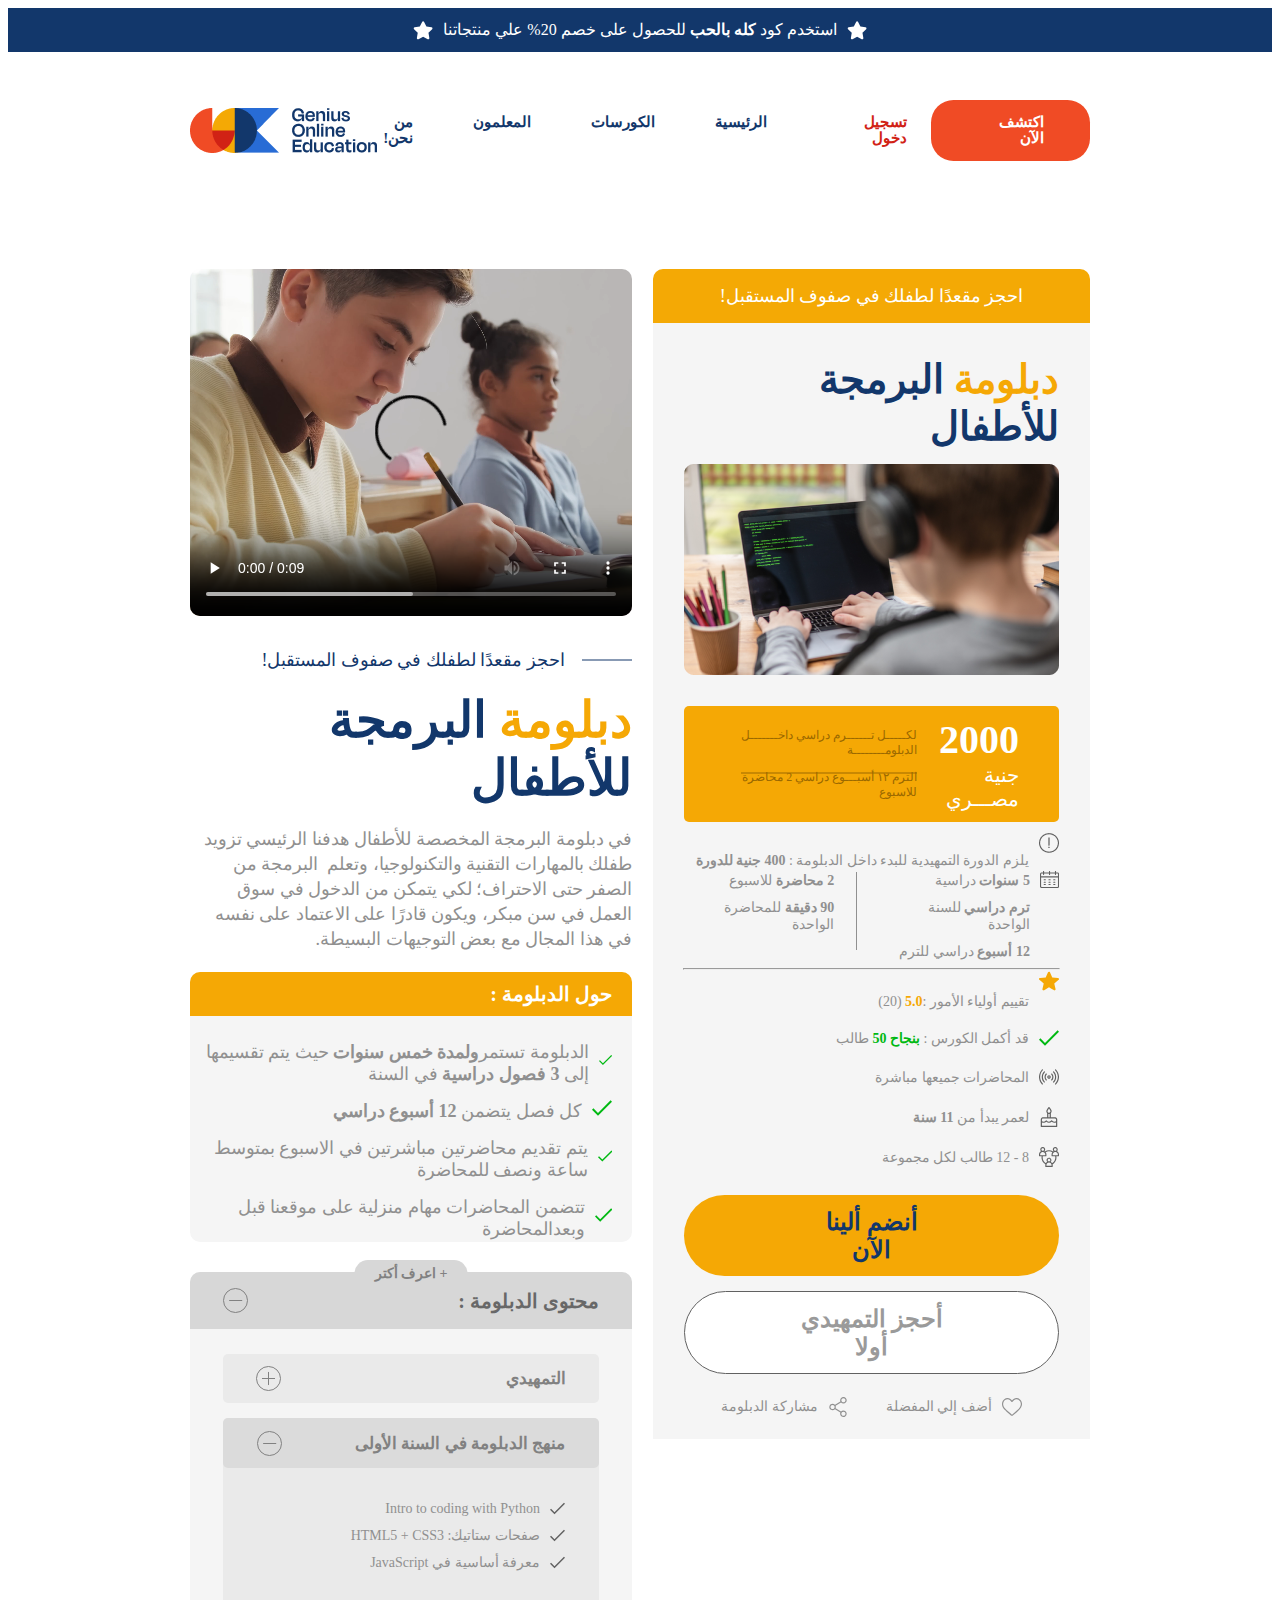
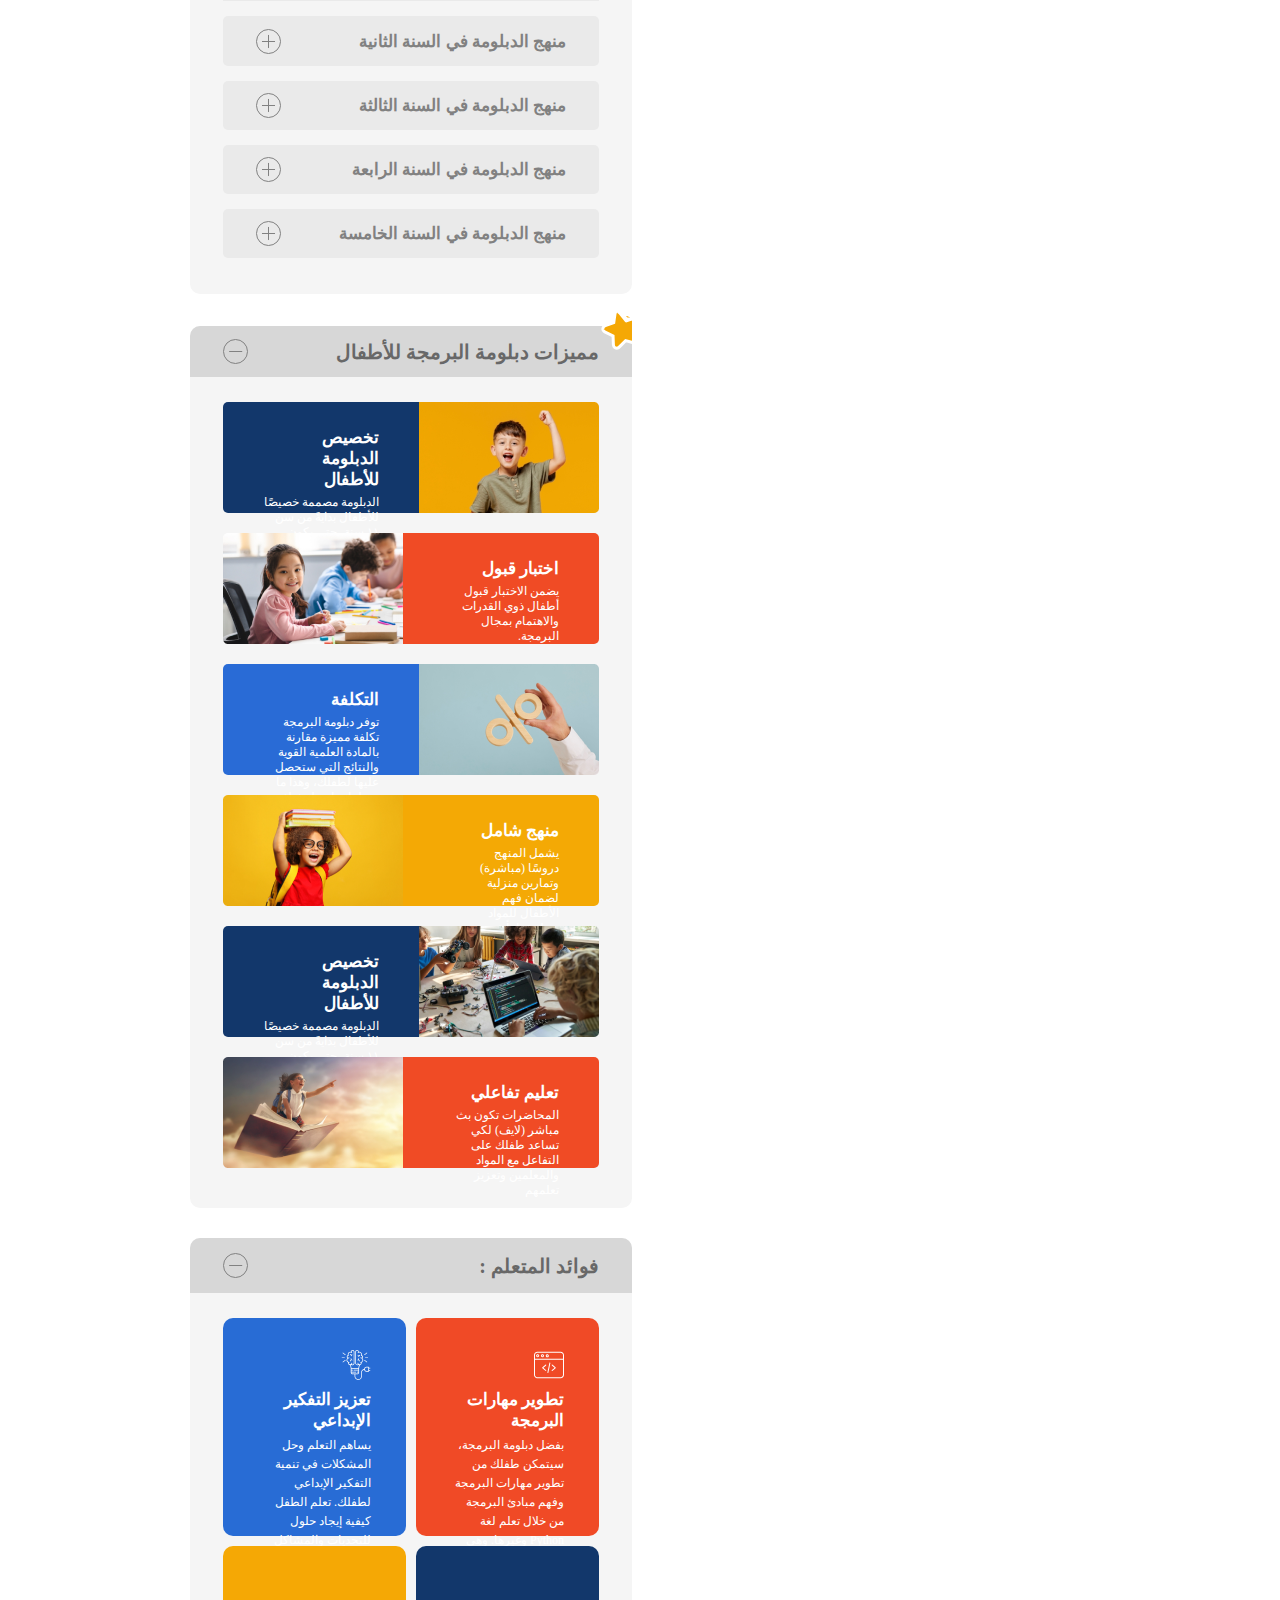
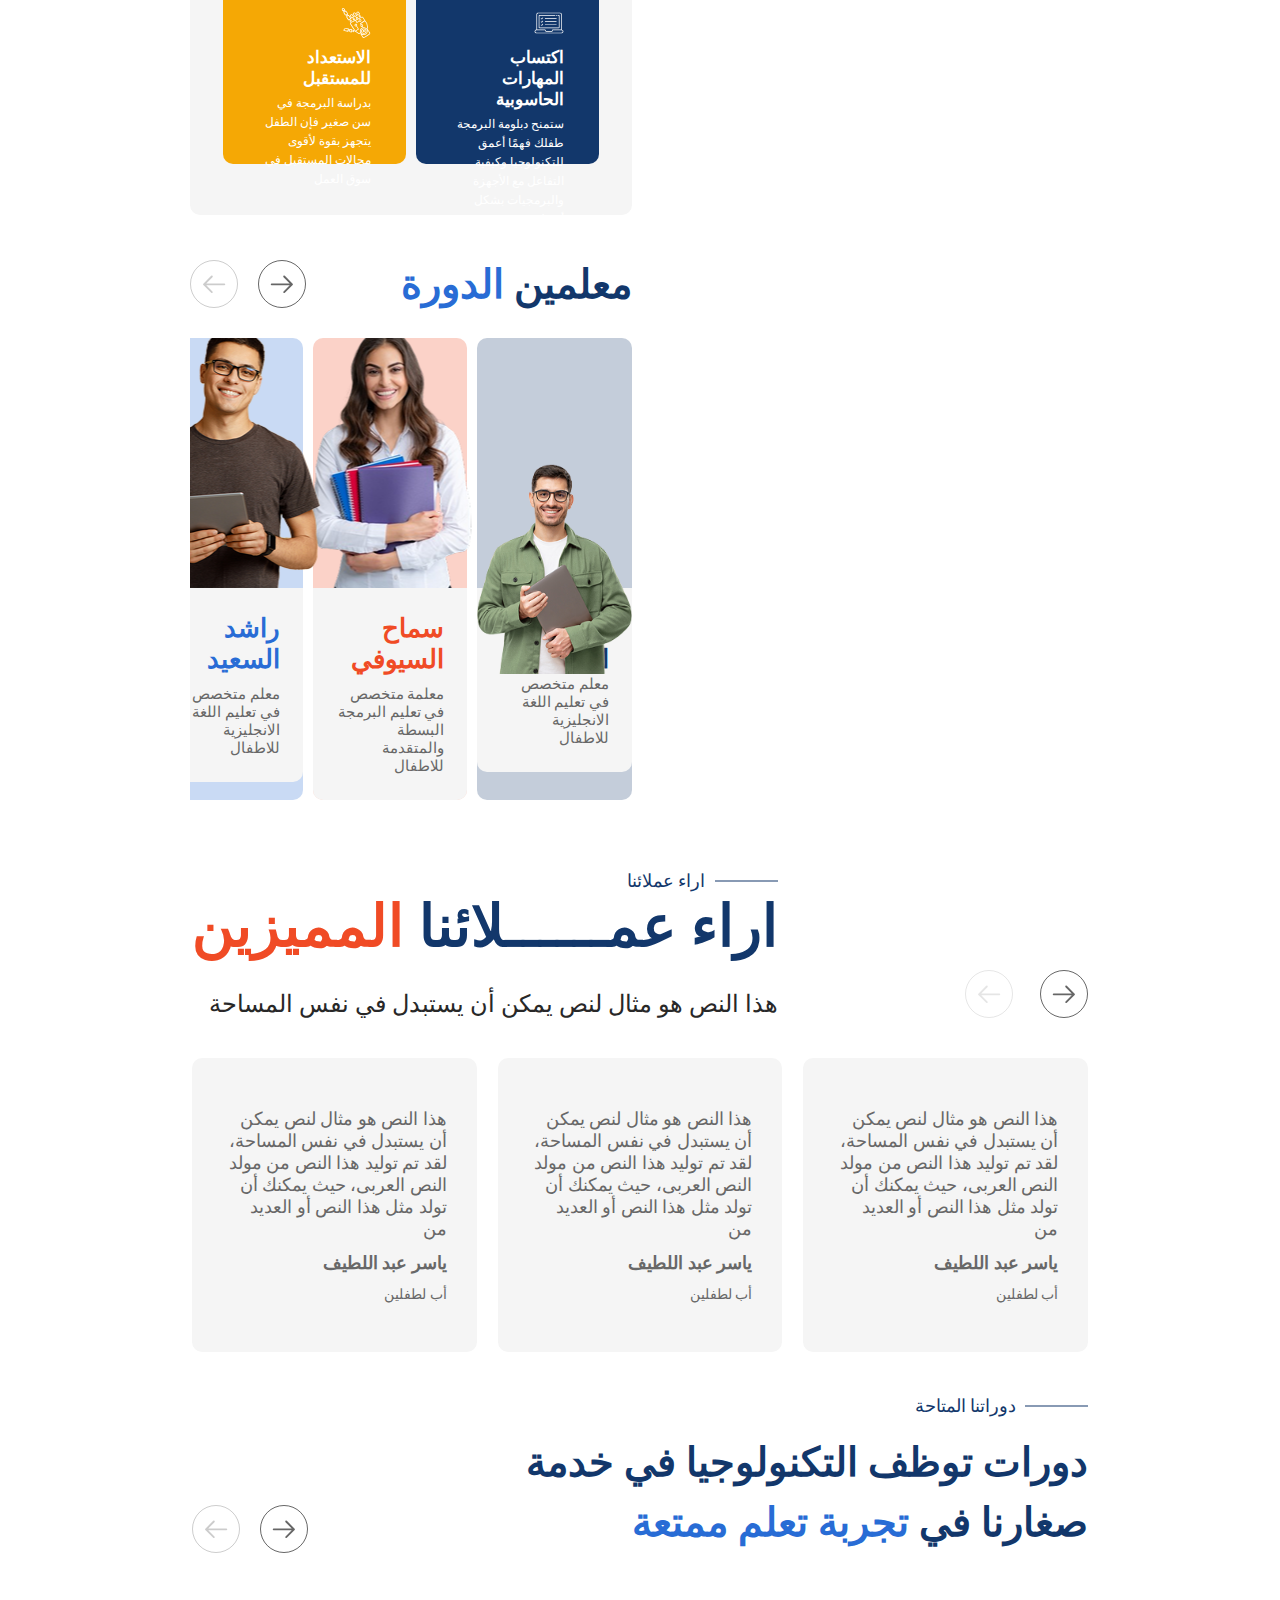
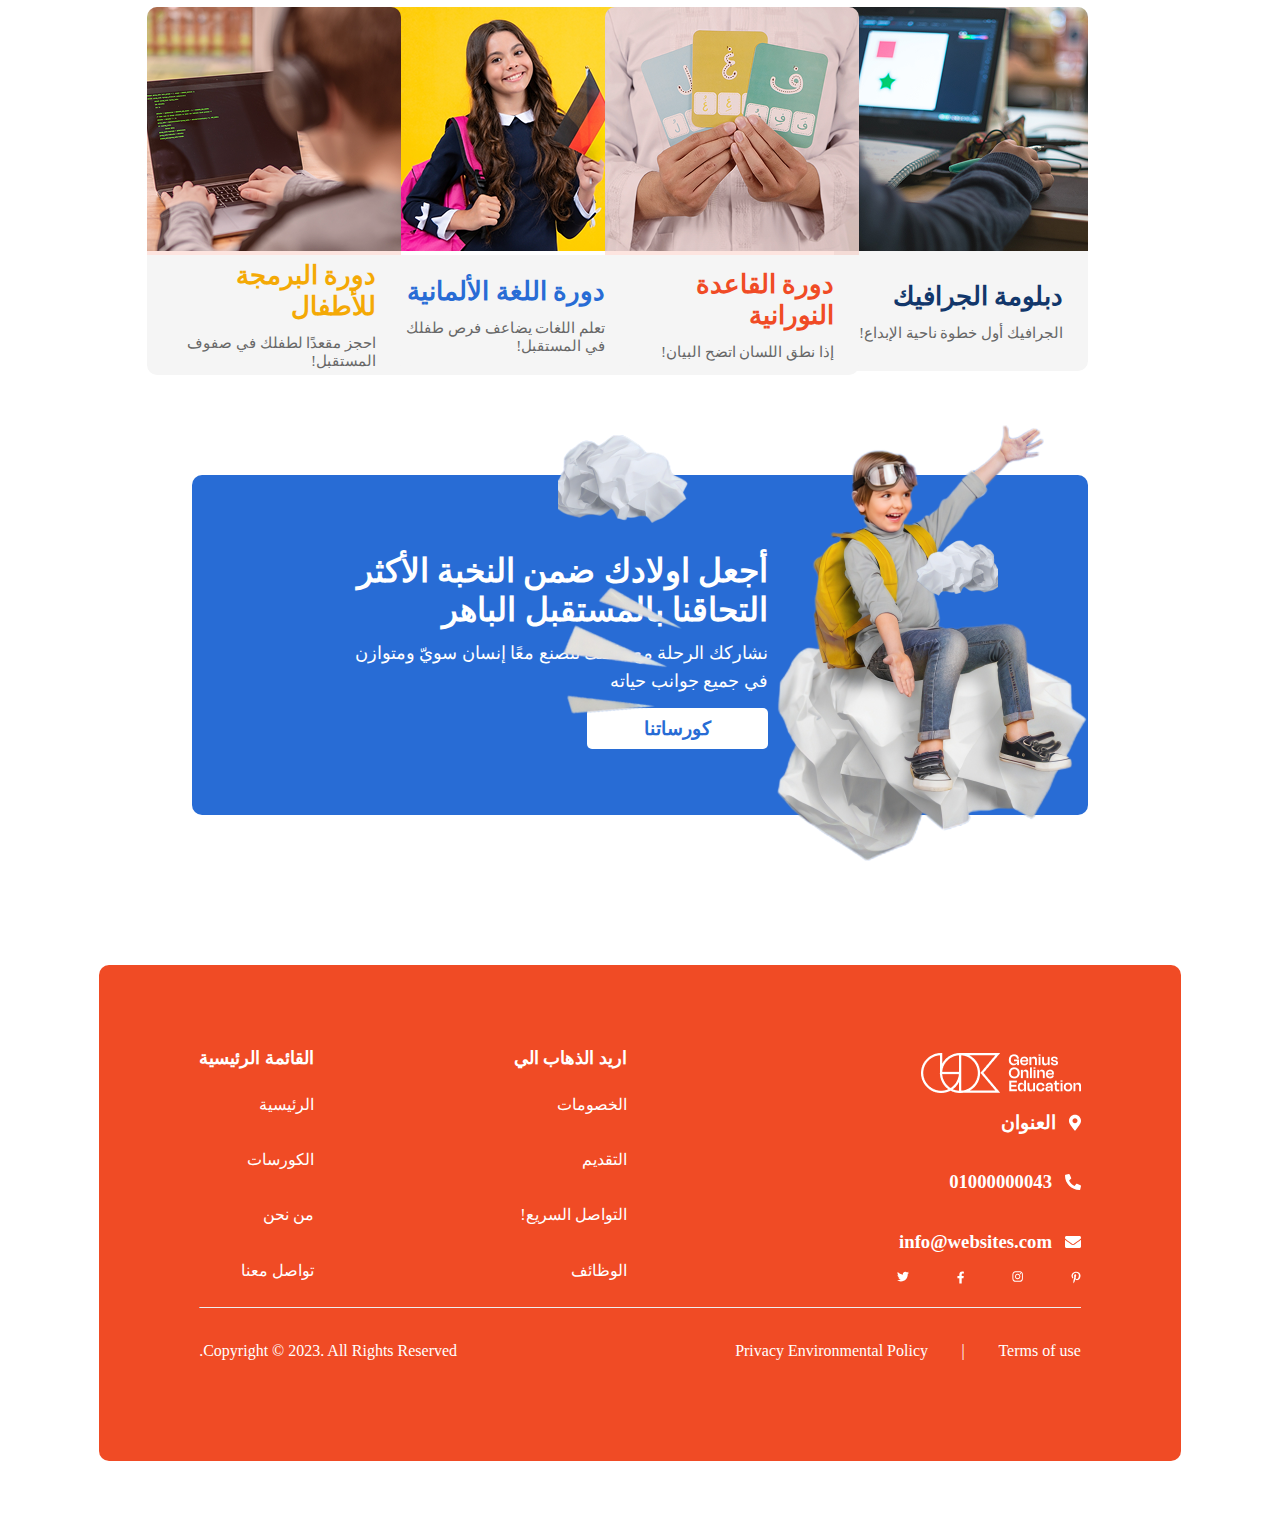
<file: cources-page/cource.html>
<!DOCTYPE html>
<html lang="ar" dir="rtl">
<head>
    <meta charset="UTF-8">
    <meta name="viewport" content="width=device-width, initial-scale=1.0">
    <title>COURCES</title>
    <link rel="stylesheet" href="cource.css">
    <link rel="stylesheet" href="./cards.css">
    <link rel="stylesheet" href="./teachers-card-style.css">
</head>
<body>
     <!-- _____________________header__________________________________ -->
     <header>
        <svg width="20" height="19" viewBox="0 0 20 19" fill="none" xmlns="http://www.w3.org/2000/svg">
            <path d="M9.10547 0.882812C9.52734 0.0390625 10.7227 0.0742188 11.1094 0.882812L13.4297 5.55859L18.5625 6.29688C19.4766 6.4375 19.8281 7.5625 19.1602 8.23047L15.4688 11.8516L16.3477 16.9492C16.4883 17.8633 15.5039 18.5664 14.6953 18.1445L10.125 15.7188L5.51953 18.1445C4.71094 18.5664 3.72656 17.8633 3.86719 16.9492L4.74609 11.8516L1.05469 8.23047C0.386719 7.5625 0.738281 6.4375 1.65234 6.29688L6.82031 5.55859L9.10547 0.882812Z" fill="white"/>
            </svg>
            
        <h6>استخدم كود <span>كله بالحب</span> للحصول على خصم 20% علي منتجاتنا</h6>
  
        <svg width="20" height="19" viewBox="0 0 20 19" fill="none" xmlns="http://www.w3.org/2000/svg">
            <path d="M9.10547 0.882812C9.52734 0.0390625 10.7227 0.0742188 11.1094 0.882812L13.4297 5.55859L18.5625 6.29688C19.4766 6.4375 19.8281 7.5625 19.1602 8.23047L15.4688 11.8516L16.3477 16.9492C16.4883 17.8633 15.5039 18.5664 14.6953 18.1445L10.125 15.7188L5.51953 18.1445C4.71094 18.5664 3.72656 17.8633 3.86719 16.9492L4.74609 11.8516L1.05469 8.23047C0.386719 7.5625 0.738281 6.4375 1.65234 6.29688L6.82031 5.55859L9.10547 0.882812Z" fill="white"/>
            </svg>             
    </header>
    <!-- __________________________________nav-bar_________________________________ -->
    <nav>
        <div class="nav-buttons">
            <a>اكتشف الآن</a>
            <a>تسجيل دخول</a>
         </div>

         <ul>
            <a href="../index.html">الرئيسية</a>
            <a href="../cources-page/cource.html">الكورسات</a>
            <a href="../teachers-page/teachers.html">المعلمون</a>
            <a href="../About us/page4.html">من نحن!</a>
         </ul>
          
         <div class="nav-picture">
            <img src="../About us/img4/nav-picture.png">
         </div> 
    </nav>
<!-- _________________________________ -->

<section class="all">

    <div class="rigthpart">
        <h3>احجز مقعدًا لطفلك في صفوف المستقبل!</h3>
    
        <div class="background">
    <div class="number1">
  <h1><span>دبلومة </span>البرمجة للأطفال</h1>
  <div class="mask img"><img src="./img/Mask group.png"></div>
    </div>
 
    <div class="number2">
    
    <div class="money" >
    <h4>2000</h4>
    <p>جنية مصـــري</p>
   </div>

  <div>
    <p>لكـــــل تــــــرم دراسي داخـــــــل الدبلومــــــــة</p>
    <!-- <hr> -->
    <p>الترم ١٢ أسبـــوع دراسي 2 محاضرة للاسبوع</p>
  </div>

    </div>


    <div class="number3">
        <div class="num3-1">
           <div> <img src="./img/Group 77.png"></div>
            <h6>يلزم الدورة التمهيدية للبدء داخل الدبلومة : <span>400 جنية للدورة</span></h3>
                
        </div>
    </div>

        <div class="num3-2">
            <div class="svg">
                <svg width="20" height="20" viewBox="0 0 20 20" fill="none" xmlns="http://www.w3.org/2000/svg">
                    <g clip-path="url(#clip0_19_1109)">
                    <path d="M20 4.20352V17.3645C19.9453 17.9345 19.7008 18.3763 19.2664 18.6898C18.9562 18.9137 18.6055 19.0231 18.2246 19.0231C12.9072 19.0236 7.48542 19.024 1.95938 19.0242C1.68984 19.0242 1.48073 19.0061 1.33203 18.9699C0.582422 18.7867 0.059375 18.1332 0 17.3613V4.19493C0.0757813 3.23516 0.831641 2.54571 1.78437 2.54024C2.18672 2.5379 2.63255 2.5379 3.12187 2.54024C3.13214 2.54024 3.142 2.53625 3.14937 2.5291C3.15673 2.52195 3.16102 2.51222 3.16133 2.50196C3.1668 2.27644 3.1668 2.028 3.16133 1.75665C3.15716 1.54857 3.17383 1.40613 3.21133 1.3293C3.29466 1.16003 3.42057 1.05053 3.58906 1.00079C3.86992 0.917974 4.17734 1.06563 4.29023 1.33594C4.32461 1.41797 4.34075 1.52826 4.33867 1.6668C4.33424 1.95118 4.33372 2.22917 4.33711 2.50079C4.33731 2.51101 4.34152 2.52075 4.34882 2.5279C4.35613 2.53506 4.36595 2.53907 4.37617 2.53907H9.37383C9.38364 2.53907 9.39306 2.53523 9.40007 2.52836C9.40708 2.5215 9.41112 2.51216 9.41133 2.50235C9.41654 2.26615 9.41641 2.01016 9.41094 1.73438C9.40703 1.54454 9.42448 1.40912 9.46328 1.32813C9.61367 1.01485 9.97227 0.880474 10.2824 1.05196C10.5148 1.18047 10.5937 1.39883 10.5891 1.66172C10.5839 1.95235 10.5833 2.23217 10.5875 2.50118C10.5877 2.5113 10.5919 2.52093 10.5991 2.52802C10.6063 2.5351 10.616 2.53907 10.6262 2.53907H15.6242C15.634 2.53907 15.6435 2.53518 15.6505 2.52825C15.6575 2.52131 15.6615 2.51187 15.6617 2.50196C15.6667 2.25691 15.6663 1.99948 15.6605 1.72969C15.6566 1.54454 15.6768 1.406 15.7211 1.31407C15.9371 0.865631 16.593 0.862506 16.7898 1.33633C16.8234 1.41732 16.8396 1.51797 16.8383 1.63829C16.8349 1.93178 16.8344 2.21836 16.8367 2.49805C16.8368 2.50928 16.8414 2.52001 16.8494 2.52791C16.8575 2.53581 16.8684 2.54024 16.8797 2.54024C17.3568 2.53738 17.8177 2.53777 18.2625 2.54141C18.684 2.54493 19.0703 2.69571 19.3828 2.96329C19.7495 3.27683 19.9552 3.69024 20 4.20352ZM4.30313 4.87383C4.13516 5.38751 3.43906 5.39805 3.21875 4.92852C3.17604 4.83711 3.15677 4.70834 3.16094 4.54219C3.16745 4.27657 3.16719 4.01342 3.16016 3.75274C3.15985 3.74137 3.15505 3.73059 3.1468 3.72269C3.13854 3.7148 3.12749 3.71044 3.11602 3.71055C2.7431 3.71264 2.32969 3.71185 1.87578 3.70821C1.71797 3.70691 1.59661 3.7267 1.51172 3.76758C1.25898 3.88907 1.16758 4.10665 1.16914 4.38594C1.17305 5.13438 1.1737 5.85912 1.17109 6.56016C1.17109 6.57114 1.17542 6.58168 1.18311 6.58944C1.1908 6.59721 1.20123 6.60157 1.21211 6.60157H18.798C18.8023 6.60157 18.8065 6.60073 18.8104 6.59909C18.8143 6.59746 18.8179 6.59506 18.8208 6.59205C18.8238 6.58903 18.8262 6.58546 18.8278 6.58152C18.8293 6.57759 18.8301 6.57339 18.8301 6.56915C18.8257 5.87201 18.8262 5.16159 18.8316 4.4379C18.8329 4.27618 18.8165 4.15456 18.7824 4.07305C18.7223 3.93008 18.6193 3.82553 18.4734 3.75938C18.393 3.72292 18.2626 3.70547 18.0824 3.70704C17.6827 3.71016 17.274 3.71146 16.8562 3.71094C16.8514 3.71094 16.8468 3.71282 16.8434 3.71618C16.84 3.71954 16.838 3.72411 16.8379 3.72891C16.8335 4.00678 16.8337 4.27722 16.8387 4.54024C16.8421 4.71185 16.8249 4.8392 16.7871 4.92227C16.5773 5.38282 15.9246 5.39024 15.7164 4.92501C15.6786 4.84037 15.6604 4.73998 15.6617 4.62383C15.6656 4.3004 15.6656 4.01146 15.6617 3.75704C15.6615 3.74474 15.6565 3.73302 15.6477 3.7244C15.6389 3.71577 15.6271 3.71094 15.6148 3.71094H10.6059C10.6007 3.71094 10.5957 3.713 10.592 3.71666C10.5884 3.72033 10.5863 3.72529 10.5863 3.73047C10.5858 4.04454 10.5858 4.35469 10.5863 4.66094C10.5867 4.96993 10.3852 5.22071 10.0801 5.26641C9.81914 5.30547 9.55313 5.15001 9.45742 4.90508C9.42383 4.81863 9.40859 4.70573 9.41172 4.56641C9.41771 4.27631 9.41693 4.00534 9.40938 3.75352C9.40897 3.74209 9.40414 3.73126 9.39591 3.72331C9.38767 3.71537 9.37668 3.71094 9.36523 3.71094H4.35586C4.34466 3.71094 4.33893 3.71667 4.33867 3.72813C4.33346 4.0073 4.33333 4.29662 4.33828 4.5961C4.3401 4.70365 4.32839 4.79623 4.30313 4.87383ZM18.475 17.802C18.6641 17.7156 18.8277 17.5106 18.8277 17.2926C18.8283 14.1283 18.8284 10.9682 18.8281 7.81251C18.8281 7.80215 18.824 7.79221 18.8166 7.78488C18.8092 7.77756 18.7991 7.77344 18.7887 7.77344H1.18281C1.175 7.77344 1.17109 7.77722 1.17109 7.78477C1.17266 10.9371 1.17214 14.0624 1.16953 17.1606C1.16914 17.4598 1.25742 17.6856 1.54219 17.8098C1.60651 17.8379 1.75768 17.852 1.9957 17.852C7.36523 17.8517 12.7349 17.8516 18.1047 17.8516C18.2792 17.8516 18.4026 17.835 18.475 17.802Z" fill="#616161"/>
                    <path d="M5.64927 9.73087H4.35083C4.04448 9.73087 3.79614 9.97921 3.79614 10.2856V10.3395C3.79614 10.6458 4.04448 10.8941 4.35083 10.8941H5.64927C5.95561 10.8941 6.20396 10.6458 6.20396 10.3395V10.2856C6.20396 9.97921 5.95561 9.73087 5.64927 9.73087Z" fill="#616161"/>
                    <path d="M10.6493 9.73087H9.35083C9.04449 9.73087 8.79614 9.97921 8.79614 10.2856V10.3395C8.79614 10.6458 9.04449 10.8941 9.35083 10.8941H10.6493C10.9556 10.8941 11.204 10.6458 11.204 10.3395V10.2856C11.204 9.97921 10.9556 9.73087 10.6493 9.73087Z" fill="#616161"/>
                    <path d="M15.6493 9.73087H14.3508C14.0445 9.73087 13.7961 9.97921 13.7961 10.2856V10.3395C13.7961 10.6458 14.0445 10.8941 14.3508 10.8941H15.6493C15.9556 10.8941 16.204 10.6458 16.204 10.3395V10.2856C16.204 9.97921 15.9556 9.73087 15.6493 9.73087Z" fill="#616161"/>
                    <path d="M5.64927 12.2309H4.35083C4.04448 12.2309 3.79614 12.4792 3.79614 12.7856V12.8395C3.79614 13.1458 4.04448 13.3941 4.35083 13.3941H5.64927C5.95561 13.3941 6.20396 13.1458 6.20396 12.8395V12.7856C6.20396 12.4792 5.95561 12.2309 5.64927 12.2309Z" fill="#616161"/>
                    <path d="M10.6493 12.2309H9.35083C9.04449 12.2309 8.79614 12.4792 8.79614 12.7856V12.8395C8.79614 13.1458 9.04449 13.3941 9.35083 13.3941H10.6493C10.9556 13.3941 11.204 13.1458 11.204 12.8395V12.7856C11.204 12.4792 10.9556 12.2309 10.6493 12.2309Z" fill="#616161"/>
                    <path d="M15.6493 12.2309H14.3508C14.0445 12.2309 13.7961 12.4792 13.7961 12.7856V12.8395C13.7961 13.1458 14.0445 13.3941 14.3508 13.3941H15.6493C15.9556 13.3941 16.204 13.1458 16.204 12.8395V12.7856C16.204 12.4792 15.9556 12.2309 15.6493 12.2309Z" fill="#616161"/>
                    <path d="M5.64927 14.7309H4.35083C4.04448 14.7309 3.79614 14.9792 3.79614 15.2856V15.3395C3.79614 15.6458 4.04448 15.8941 4.35083 15.8941H5.64927C5.95561 15.8941 6.20396 15.6458 6.20396 15.3395V15.2856C6.20396 14.9792 5.95561 14.7309 5.64927 14.7309Z" fill="#616161"/>
                    <path d="M10.6493 14.7309H9.35083C9.04449 14.7309 8.79614 14.9792 8.79614 15.2856V15.3395C8.79614 15.6458 9.04449 15.8941 9.35083 15.8941H10.6493C10.9556 15.8941 11.204 15.6458 11.204 15.3395V15.2856C11.204 14.9792 10.9556 14.7309 10.6493 14.7309Z" fill="#616161"/>
                    <path d="M15.6493 14.7309H14.3508C14.0445 14.7309 13.7961 14.9792 13.7961 15.2856V15.3395C13.7961 15.6458 14.0445 15.8941 14.3508 15.8941H15.6493C15.9556 15.8941 16.204 15.6458 16.204 15.3395V15.2856C16.204 14.9792 15.9556 14.7309 15.6493 14.7309Z" fill="#616161"/>
                    </g>
                    <defs>
                    <clipPath id="clip0_19_1109">
                    <rect width="20" height="20" fill="white"/>
                    </clipPath>
                    </defs>
                    </svg>
                
                <div class="svg-content">
                    <h5><span>5 سنوات </span>دراسية</h5>
                    <h5><span> ترم دراسي </span>للسنة الواحدة</h5>
                    <h5><span>12 أسبوع </span>دراسي للترم </h5>
                </div>
            </div>

            <div class="svg2">
                <h6><span>2 محاضرة </span>للاسبوع</h6>
                <h6><span>90 دقيقة </span>للمحاضرة الواحدة</h6>
            </div>
        </div>

        <hr style="color:#909090 ;margin-inline: 30px;">
        
        <div class="number3">
             <div class="num3-1">
            <svg width="20" height="20" viewBox="0 0 20 20" fill="none" xmlns="http://www.w3.org/2000/svg">
                <path d="M20 7.97684V8.10787C19.9771 8.32714 19.9022 8.51802 19.7754 8.6805C19.7212 8.74951 19.5753 8.88538 19.3375 9.0881C17.9813 10.2438 16.629 11.4024 15.2809 12.564C15.2791 12.5656 15.2778 12.5677 15.277 12.5699C15.2762 12.5722 15.2761 12.5746 15.2766 12.577C15.6779 14.3174 16.0875 16.079 16.5055 17.8617C16.5576 18.0843 16.5833 18.2534 16.5828 18.369C16.5789 19.0375 15.8875 19.5288 15.2371 19.3416C15.1275 19.31 14.962 19.229 14.7406 19.0986C13.1664 18.1724 11.5919 17.2509 10.0172 16.334C10.0127 16.3314 10.0076 16.33 10.0023 16.33C9.99711 16.33 9.99197 16.3314 9.9875 16.334C8.4 17.2577 6.80365 18.1911 5.19844 19.1342C5.02422 19.2368 4.88529 19.3036 4.78164 19.3347C4.35391 19.4638 3.91523 19.3156 3.63555 18.9783C3.42826 18.728 3.36875 18.4125 3.45703 18.0321C3.87474 16.2376 4.29688 14.42 4.72344 12.5793C4.72552 12.5709 4.72318 12.5639 4.71641 12.5583C3.25937 11.3086 1.80234 10.0592 0.345313 8.81C0.145833 8.63911 0.0307292 8.40736 0 8.11474L0 7.96309C0.0664062 7.52912 0.282943 7.23803 0.649609 7.08981C0.771224 7.04066 0.946094 7.00615 1.17422 6.98629C3.05703 6.82279 4.90768 6.65853 6.72617 6.4935C6.73685 6.49248 6.74427 6.48713 6.74844 6.47746C7.50339 4.74645 8.26042 3.01328 9.01953 1.27794C9.325 0.580393 10.2719 0.406961 10.8023 0.996782C10.8807 1.08363 10.9643 1.2293 11.0531 1.4338C11.7854 3.12049 12.5199 4.80324 13.2566 6.48204C13.2582 6.48549 13.2606 6.48847 13.2637 6.49063C13.2668 6.49279 13.2704 6.49404 13.2742 6.49426C15.1799 6.6626 17.0866 6.83196 18.9941 7.00233C19.5594 7.05276 19.932 7.42789 20 7.97684Z" fill="#F5A805"/>
            </svg>
              <h2>تقييم أولياء الأمور :<span>5.0</span> (20)</h2>
              </div> 

              <div class="num3-2">
                <svg width="20" height="16" viewBox="0 0 20 16" fill="none" xmlns="http://www.w3.org/2000/svg">
                    <path d="M6.01164 12.8898L18.5906 0.310543C18.5935 0.30768 18.5974 0.306076 18.6015 0.306076C18.6056 0.306076 18.6095 0.30768 18.6124 0.310543L19.9898 1.68789C19.9926 1.69081 19.9942 1.69473 19.9942 1.69882C19.9942 1.70291 19.9926 1.70684 19.9898 1.70976L6.01125 15.6883C6.00833 15.6911 6.00441 15.6927 6.00032 15.6927C5.99623 15.6927 5.9923 15.6911 5.98938 15.6883L0.0120349 9.71054C0.00917196 9.70762 0.00756836 9.7037 0.00756836 9.6996C0.00756836 9.69552 0.00917196 9.69159 0.0120349 9.68867L1.38938 8.31132C1.3923 8.30846 1.39623 8.30686 1.40032 8.30686C1.40441 8.30686 1.40833 8.30846 1.41125 8.31132L5.98977 12.8898C5.99269 12.8927 5.99662 12.8943 6.00071 12.8943C6.0048 12.8943 6.00872 12.8927 6.01164 12.8898Z" fill="#00B912"/>
                    </svg>
                    
                  <h2>قد أكمل الكورس : <span>بنجاح 50</span>   طالب</h2>
             </div> 
                 
             <div class="num3-3">
                <svg width="20" height="20" viewBox="0 0 20 20" fill="none" xmlns="http://www.w3.org/2000/svg">
                    <path d="M0 10.3188V9.67578C0.0989583 7.09609 0.982943 4.83672 2.65195 2.89766C2.72331 2.8151 2.81628 2.71458 2.93086 2.59609C3.03789 2.48516 3.13477 2.4151 3.22148 2.38594C3.56289 2.27148 3.91406 2.46094 3.99023 2.81719C4.03711 3.03555 3.96016 3.21641 3.81094 3.37461C2.50807 4.75456 1.68359 6.36654 1.3375 8.21055C1.09414 9.50703 1.11484 10.907 1.42891 12.2273C1.82396 13.8891 2.60404 15.3383 3.76914 16.575C3.87253 16.6846 3.93893 16.7807 3.96836 16.8633C4.13672 17.3344 3.67656 17.8 3.19766 17.6047C3.12031 17.5732 3.03568 17.51 2.94375 17.4152C2.82318 17.2913 2.72487 17.185 2.64883 17.0965C0.98112 15.1572 0.0981771 12.8979 0 10.3188Z" fill="#616161"/>
                    <path d="M20.0001 9.69219V10.3133C19.9545 11.7057 19.6641 13.027 19.129 14.277C18.6503 15.3947 17.9763 16.4236 17.1067 17.3637C16.9815 17.4991 16.8731 17.5824 16.7817 17.6137C16.4415 17.7297 16.0845 17.5414 16.0079 17.1887C15.9816 17.0663 15.9911 16.9509 16.0364 16.8426C16.0638 16.778 16.1287 16.6904 16.2313 16.5797C17.8522 14.8328 18.7152 12.7599 18.8204 10.3609C18.8326 10.082 18.833 9.83151 18.8216 9.60938C18.6968 7.19453 17.8334 5.13255 16.2313 3.42344C16.1339 3.31927 16.0695 3.22943 16.038 3.15391C15.8806 2.77305 16.1634 2.35313 16.5755 2.35078C16.8141 2.34922 16.9575 2.47266 17.1157 2.64414C18.8089 4.4819 19.7605 6.65534 19.9704 9.16446C19.9833 9.31836 19.9852 9.5168 20.0001 9.69219Z" fill="#616161"/>
                    <path d="M4.49097 7.31055C3.51636 9.57891 3.8273 12.2258 5.39487 14.1848C5.51128 14.3303 5.62834 14.463 5.74605 14.5828C5.83589 14.6747 5.89605 14.7684 5.92651 14.8637C6.07925 15.3418 5.59995 15.7926 5.12925 15.5766C5.048 15.5393 4.95724 15.4659 4.85698 15.3563C3.57287 13.9503 2.87769 12.2949 2.77144 10.3902C2.75737 10.1342 2.7575 9.87331 2.77183 9.60743C2.87469 7.72878 3.55633 6.08789 4.81675 4.68477C4.95164 4.53451 5.06961 4.44167 5.17066 4.40625C5.5062 4.28868 5.85347 4.47266 5.93941 4.8211C5.9937 5.04219 5.91206 5.24414 5.75503 5.40508C5.22378 5.95117 4.78901 6.61641 4.49097 7.31055Z" fill="#616161"/>
                    <path d="M16.8005 7.39609C17.7638 10.2008 17.1107 13.3137 15.0458 15.4535C14.606 15.9094 13.8532 15.4262 14.0825 14.8344C14.1109 14.7609 14.1642 14.6826 14.2423 14.5992C15.2264 13.5479 15.8134 12.3164 16.0032 10.9047C16.2747 8.88672 15.6364 6.8543 14.2236 5.38164C14.0177 5.1668 13.9821 4.87148 14.1462 4.62187C14.2986 4.39101 14.6134 4.30508 14.8665 4.41992C14.9475 4.45664 15.0357 4.52695 15.131 4.63086C15.8979 5.46628 16.4544 6.38802 16.8005 7.39609Z" fill="#616161"/>
                    <path d="M7.71557 7.41445C6.34135 8.84414 6.36948 11.1832 7.72729 12.5984C7.95229 12.8324 7.97299 13.152 7.76362 13.4113C7.55034 13.6758 7.13237 13.673 6.89721 13.4262C5.97924 12.4633 5.48979 11.2051 5.52768 9.86328C5.56206 8.62852 6.02378 7.52812 6.85034 6.61758C7.42924 5.98008 8.30424 6.80234 7.71557 7.41445Z" fill="#616161"/>
                    <path d="M14.0624 11.9922C13.8609 12.4609 13.5646 12.9156 13.1738 13.3563C13.0701 13.4732 12.9649 13.5487 12.8581 13.5828C12.2554 13.775 11.8359 13.0461 12.273 12.5973C12.9917 11.8598 13.3402 10.8422 13.2976 9.82696C13.2605 8.94453 12.9062 8.03946 12.2699 7.39688C11.9847 7.10899 12.0484 6.62617 12.4156 6.44844C12.7179 6.30235 12.9765 6.42188 13.1909 6.66172C14.5042 8.13086 14.8402 10.1832 14.0624 11.9922Z" fill="#616161"/>
                    <path d="M10 11.752C9.53727 11.752 9.09344 11.5674 8.7662 11.2388C8.43897 10.9103 8.25513 10.4646 8.25513 10C8.25513 9.53535 8.43897 9.08974 8.7662 8.76118C9.09344 8.43263 9.53727 8.24805 10 8.24805C10.4628 8.24805 10.9067 8.43263 11.2339 8.76118C11.5611 9.08974 11.745 9.53535 11.745 10C11.745 10.4646 11.5611 10.9103 11.2339 11.2388C10.9067 11.5674 10.4628 11.752 10 11.752ZM10.0021 10.5844C10.1529 10.5838 10.2974 10.5218 10.4037 10.4118C10.5099 10.3018 10.5693 10.153 10.5688 9.99802C10.5683 9.84303 10.5078 9.6946 10.4008 9.58538C10.2937 9.47617 10.1489 9.4151 9.99801 9.41563C9.84717 9.41616 9.70272 9.47823 9.59644 9.58819C9.49016 9.69815 9.43076 9.847 9.4313 10.002C9.43184 10.157 9.49228 10.3054 9.59933 10.4146C9.70637 10.5238 9.85125 10.5849 10.0021 10.5844Z" fill="#616161"/>
                    </svg>
                    
                    
                  <h2>المحاضرات جميعها مباشرة</h2>
             </div> 
             
             <div class="num3-4">
                <svg width="20" height="20" viewBox="0 0 20 20" fill="none" xmlns="http://www.w3.org/2000/svg">
                    <path d="M9.95514 0H10.0497C10.2215 0.0221354 10.355 0.0901042 10.4501 0.203906C11.0089 0.872917 11.5445 1.64076 12.0567 2.50742C12.2687 2.86628 12.436 3.23659 12.5587 3.61836C12.8493 4.52227 12.5118 5.49922 11.8637 6.14687C11.8536 6.15703 11.8488 6.1694 11.8493 6.18398C11.8512 6.24336 11.8641 6.29961 11.8641 6.36055C11.8639 7.66576 11.8636 8.96537 11.8633 10.2594C11.8633 10.2685 11.8678 10.273 11.8766 10.273C13.0873 10.2751 14.3485 10.2745 15.6602 10.2711C15.9915 10.2703 16.233 10.2836 16.3848 10.3109C17.3481 10.4852 18.0934 11.2586 18.227 12.2277C18.2481 12.3806 18.2579 12.6306 18.2563 12.9777C18.2469 15.0314 18.2471 17.1073 18.2567 19.2055C18.2575 19.4008 18.2355 19.5493 18.1907 19.6512C18.106 19.8431 17.9404 19.9594 17.6938 20H2.30084C2.05631 19.9565 1.89251 19.8405 1.80943 19.652C1.7662 19.5538 1.74485 19.4034 1.74537 19.2008C1.75006 16.9667 1.75097 14.7684 1.7481 12.6059C1.74706 11.9585 1.96399 11.4077 2.39889 10.9535C2.71946 10.6186 3.12506 10.4048 3.61568 10.3121C3.77297 10.2824 4.01712 10.2684 4.3481 10.2699C5.47128 10.2754 6.73014 10.276 8.12467 10.2719C8.12767 10.2719 8.13055 10.2706 8.13268 10.2684C8.1348 10.2662 8.136 10.2633 8.136 10.2602C8.13626 8.9737 8.13652 7.66849 8.13678 6.34453C8.13678 6.28906 8.15123 6.23477 8.15045 6.18164C8.15045 6.16836 8.14563 6.1569 8.136 6.14727C7.47271 5.48398 7.14537 4.49375 7.45475 3.57461C7.58131 3.19909 7.74902 2.83411 7.95787 2.47969C8.40865 1.71484 8.92909 0.96875 9.5192 0.241406C9.63248 0.101823 9.77779 0.0213542 9.95514 0ZM9.01764 3.06875C8.84342 3.36445 8.66529 3.7 8.5774 4.03555C8.54433 4.16263 8.53821 4.2957 8.55904 4.43477C8.66217 5.12813 9.20631 5.6457 9.90475 5.69336C10.5266 5.73594 11.0946 5.37734 11.3391 4.80703C11.4438 4.56289 11.4969 4.23203 11.4067 3.96836C11.3098 3.68555 11.1774 3.40104 11.0094 3.11484C10.705 2.59635 10.3727 2.09427 10.0126 1.60859C10.0045 1.5974 9.99628 1.5974 9.98795 1.60859C9.63482 2.08359 9.31139 2.57031 9.01764 3.06875ZM10.6536 6.92617C10.6536 6.92438 10.6532 6.9226 10.6525 6.92094C10.6518 6.91928 10.6508 6.91777 10.6496 6.9165C10.6483 6.91524 10.6468 6.91423 10.6451 6.91354C10.6435 6.91285 10.6417 6.9125 10.6399 6.9125H9.36021C9.35659 6.9125 9.35311 6.91394 9.35055 6.9165C9.34798 6.91907 9.34654 6.92255 9.34654 6.92617V10.2598C9.34654 10.2634 9.34798 10.2669 9.35055 10.2694C9.35311 10.272 9.35659 10.2734 9.36021 10.2734H10.6399C10.6417 10.2734 10.6435 10.2731 10.6451 10.2724C10.6468 10.2717 10.6483 10.2707 10.6496 10.2694C10.6508 10.2682 10.6518 10.2667 10.6525 10.265C10.6532 10.2633 10.6536 10.2616 10.6536 10.2598V6.92617ZM12.7946 13.307C12.9188 13.3195 13.054 13.3797 13.1387 13.4688C13.2837 13.6227 13.4087 13.7914 13.568 13.932C14.1282 14.4255 14.7735 14.6648 15.504 14.65C16.0402 14.6388 16.545 14.4786 17.0184 14.1695C17.0348 14.1589 17.0429 14.1436 17.0426 14.1238C17.0393 13.6335 17.0395 13.1815 17.0434 12.768C17.046 12.5305 17.0297 12.3544 16.9946 12.2398C16.854 11.7812 16.4426 11.4848 15.9688 11.4844C11.9962 11.4836 8.02141 11.4836 4.04459 11.4844C3.44342 11.4844 2.9649 11.9402 2.96139 12.541C2.95826 13.0639 2.95774 13.5943 2.95982 14.132C2.95981 14.1389 2.96152 14.1456 2.96479 14.1517C2.96806 14.1578 2.9728 14.1629 2.97857 14.1668C3.47909 14.4957 4.0149 14.6568 4.586 14.65C5.36386 14.6409 6.03157 14.3503 6.58912 13.7781C6.71295 13.6508 6.80982 13.4828 6.96295 13.3918C7.16712 13.2712 7.37402 13.2693 7.58365 13.3859C7.69889 13.45 7.7942 13.5762 7.87818 13.6785C8.40045 14.3148 9.21959 14.657 10.011 14.65C10.9068 14.6424 11.648 14.2751 12.2344 13.548C12.3829 13.3645 12.5696 13.2841 12.7946 13.307ZM6.00045 15.5961C5.00201 15.9695 3.99407 15.9517 2.97662 15.5426C2.9649 15.5379 2.95904 15.5418 2.95904 15.5543V18.7699C2.95904 18.7751 2.96114 18.7801 2.96488 18.7837C2.96861 18.7874 2.97368 18.7895 2.97896 18.7895H17.0212C17.0344 18.7895 17.0411 18.7829 17.0411 18.7699V15.5586C17.0411 15.5398 17.0323 15.5341 17.0149 15.5414C15.5653 16.1594 13.9001 15.8699 12.7399 14.8141C12.7353 14.8099 12.7293 14.8076 12.7231 14.8076C12.7169 14.8076 12.7109 14.8099 12.7063 14.8141C11.9583 15.4937 10.993 15.8727 9.98209 15.8621C8.95943 15.8512 8.06477 15.5038 7.29811 14.8199C7.28352 14.8069 7.26907 14.8069 7.25475 14.8199C6.89381 15.1496 6.45709 15.425 6.00045 15.5961Z" fill="#616161"/>
                    </svg>
                    <h5>لعمر يبدأ من <span>11 سنة</span></h5>
                    
             </div>

           <div class="num3-5">
                    <svg width="20" height="20" viewBox="0 0 20 20" fill="none" xmlns="http://www.w3.org/2000/svg">
                <g clip-path="url(#clip0_19_1158)">
                <path d="M3.58633 0H3.86133C4.75065 0.0708333 5.41536 0.491536 5.85547 1.26211C6.04453 1.59284 6.15313 1.9306 6.18125 2.27539C6.24037 3.00586 6.01159 3.64297 5.49492 4.18672C5.48529 4.19688 5.48646 4.2056 5.49844 4.21289L5.80586 4.40234C5.81628 4.40859 5.82656 4.40833 5.83672 4.40156C8.29219 2.73516 11.7031 2.7082 14.1621 4.40195C14.1665 4.40496 14.1717 4.40664 14.177 4.40678C14.1824 4.40692 14.1876 4.40551 14.1922 4.40273L14.502 4.21406C14.5044 4.21258 14.5065 4.21056 14.5081 4.20815C14.5097 4.20574 14.5107 4.20301 14.5111 4.20016C14.5114 4.19731 14.5112 4.19441 14.5103 4.19167C14.5094 4.18894 14.5079 4.18645 14.5059 4.18438C13.5813 3.24297 13.5926 1.76719 14.4613 0.799609C14.8999 0.311328 15.4607 0.0447917 16.1437 0H16.418C17.1414 0.0507812 17.7241 0.346615 18.166 0.8875C18.9625 1.86328 18.9398 3.27227 18.0426 4.19023C18.0409 4.19191 18.0396 4.19396 18.0389 4.19622C18.0381 4.19847 18.0379 4.20087 18.0382 4.20323C18.0386 4.20558 18.0395 4.20782 18.0408 4.20977C18.0422 4.21172 18.044 4.21333 18.0461 4.21445C19.2078 4.85469 19.9387 6.02031 20 7.3582V8.81875C19.9198 9.1625 19.7016 9.33333 19.3453 9.33125C18.6784 9.3276 18.0299 9.32852 17.4 9.33398C17.3857 9.33398 17.3798 9.34102 17.3824 9.35508C17.5819 10.4947 17.5159 11.6164 17.1844 12.7203C16.616 14.6145 15.3562 16.2496 13.6105 17.1891C13.6063 17.1914 13.603 17.1951 13.6011 17.1996C13.5992 17.204 13.5988 17.209 13.6 17.2137C13.6891 17.5363 13.7262 17.8848 13.7238 18.2176C13.7217 18.4853 13.7228 18.846 13.727 19.2996C13.7283 19.4496 13.7081 19.5699 13.6664 19.6605C13.582 19.8436 13.4272 19.9568 13.202 20H6.79258C6.5707 19.9552 6.41771 19.8419 6.33359 19.6602C6.29479 19.5768 6.27526 19.4663 6.275 19.3285C6.27344 18.6749 6.27695 18.206 6.28555 17.9219C6.29102 17.7461 6.3276 17.5118 6.39531 17.2191C6.3987 17.2043 6.39375 17.1932 6.38047 17.1859C5.18333 16.5276 4.23516 15.5964 3.53594 14.3922C2.6543 12.8742 2.30391 11.0836 2.61914 9.34961C2.61954 9.34732 2.61943 9.34498 2.61883 9.34273C2.61823 9.34049 2.61715 9.3384 2.61566 9.33662C2.61418 9.33484 2.61232 9.3334 2.61022 9.3324C2.60813 9.33141 2.60584 9.33088 2.60352 9.33086C1.95508 9.32956 1.30534 9.33008 0.654297 9.33242C0.295703 9.33372 0.0776042 9.1612 0 8.81484V7.34297C0.0664062 6.01055 0.797266 4.85195 1.95469 4.21406C1.95648 4.21311 1.95802 4.21176 1.9592 4.21011C1.96039 4.20847 1.96118 4.20657 1.96152 4.20457C1.96186 4.20257 1.96174 4.20052 1.96116 4.19858C1.96059 4.19664 1.95958 4.19485 1.9582 4.19336C1.42539 3.63581 1.1974 2.98021 1.27422 2.22656C1.32734 1.70273 1.55781 1.1957 1.91289 0.799219C2.34336 0.31901 2.90117 0.0526042 3.58633 0ZM5.01953 2.46875C5.01953 2.12511 4.88302 1.79554 4.64003 1.55255C4.39704 1.30956 4.06747 1.17305 3.72383 1.17305C3.38019 1.17305 3.05062 1.30956 2.80763 1.55255C2.56464 1.79554 2.42812 2.12511 2.42812 2.46875C2.42812 2.81239 2.56464 3.14196 2.80763 3.38495C3.05062 3.62794 3.38019 3.76445 3.72383 3.76445C3.89398 3.76445 4.06247 3.73094 4.21967 3.66582C4.37687 3.60071 4.51971 3.50527 4.64003 3.38495C4.76035 3.26463 4.85579 3.1218 4.9209 2.96459C4.98602 2.80739 5.01953 2.6389 5.01953 2.46875ZM17.5715 2.46875C17.5715 2.12511 17.435 1.79554 17.192 1.55255C16.949 1.30956 16.6194 1.17305 16.2758 1.17305C15.9321 1.17305 15.6026 1.30956 15.3596 1.55255C15.1166 1.79554 14.9801 2.12511 14.9801 2.46875C14.9801 2.81239 15.1166 3.14196 15.3596 3.38495C15.6026 3.62794 15.9321 3.76445 16.2758 3.76445C16.4459 3.76445 16.6144 3.73094 16.7716 3.66582C16.9288 3.60071 17.0717 3.50527 17.192 3.38495C17.3123 3.26463 17.4077 3.1218 17.4729 2.96459C17.538 2.80739 17.5715 2.6389 17.5715 2.46875ZM13.2855 5.23164C11.3219 4.01055 8.66641 3.99805 6.70508 5.2375C6.70354 5.23848 6.70222 5.23977 6.7012 5.24128C6.70017 5.2428 6.69948 5.24451 6.69915 5.2463C6.69882 5.2481 6.69886 5.24995 6.69928 5.25172C6.69969 5.2535 6.70047 5.25518 6.70156 5.25664C7.19974 5.92826 7.44844 6.68268 7.44766 7.51992C7.44714 7.85794 7.44844 8.21341 7.45156 8.58633C7.45286 8.7543 7.43672 8.87982 7.40313 8.96289C7.3125 9.18867 7.09492 9.33047 6.85156 9.33047C5.80625 9.33047 4.80026 9.33034 3.83359 9.33008C3.82828 9.33006 3.82312 9.33187 3.81899 9.33522C3.81486 9.33856 3.81202 9.34324 3.81094 9.34844C3.36719 11.5078 4.09453 13.7246 5.68203 15.2375C6.03672 15.5755 6.43307 15.8672 6.87109 16.1125C6.87544 16.1149 6.88054 16.1156 6.88533 16.1145C6.89012 16.1133 6.89425 16.1104 6.89687 16.1063C7.15573 15.7117 7.47969 15.3802 7.86875 15.1117C7.97708 15.0367 8.09596 14.9599 8.22539 14.8812C8.23763 14.874 8.2388 14.8651 8.22891 14.8547C7.56719 14.1695 7.3625 13.2313 7.6793 12.3297C8.00547 11.4012 8.80508 10.7617 9.78789 10.6793C12.041 10.4902 13.3562 13.2195 11.7727 14.8531C11.7589 14.8674 11.7607 14.8793 11.7781 14.8887C12.3146 15.1827 12.7561 15.5876 13.1027 16.1035C13.1058 16.1081 13.1106 16.1115 13.116 16.1128C13.1214 16.1142 13.1271 16.1135 13.132 16.1109C13.1964 16.0773 13.2596 16.0411 13.3219 16.0023C14.2555 15.4201 14.9882 14.6457 15.5199 13.6793C16.2445 12.3625 16.507 10.8141 16.1852 9.34336C16.1844 9.33972 16.1824 9.33646 16.1795 9.33412C16.1767 9.33178 16.1732 9.33049 16.1695 9.33047C15.2169 9.33047 14.2053 9.32812 13.1348 9.32344C12.966 9.32266 12.8266 9.26458 12.7164 9.14922C12.6003 9.02734 12.5431 8.87799 12.5449 8.70117C12.5486 8.31393 12.5518 7.90378 12.5547 7.4707C12.5598 6.65586 12.8137 5.91641 13.2926 5.26719C13.303 5.25286 13.3007 5.24102 13.2855 5.23164ZM1.18125 8.16797L6.26641 8.15C6.26764 8.15 6.26886 8.14976 6.26999 8.14929C6.27113 8.14882 6.27216 8.14812 6.27304 8.14725C6.27391 8.14638 6.2746 8.14535 6.27507 8.14421C6.27554 8.14307 6.27578 8.14186 6.27578 8.14062L6.27344 7.46797C6.27106 6.79774 6.0026 6.15591 5.5271 5.68363C5.0516 5.21136 4.40801 4.94733 3.73789 4.94961H3.68789C3.35601 4.95074 3.02761 5.01724 2.72143 5.14531C2.41525 5.27339 2.1373 5.46054 1.90344 5.69606C1.66958 5.93159 1.4844 6.21088 1.35848 6.51799C1.23255 6.8251 1.16835 7.15401 1.16953 7.48594L1.17188 8.15859C1.17188 8.16108 1.17286 8.16346 1.17462 8.16522C1.17638 8.16698 1.17876 8.16797 1.18125 8.16797ZM13.7344 8.16328L18.8141 8.15469C18.8174 8.15469 18.8206 8.15337 18.8229 8.15103C18.8252 8.14868 18.8266 8.1455 18.8266 8.14219L18.8254 7.47383C18.8248 7.14178 18.7589 6.81309 18.6314 6.50653C18.5038 6.19998 18.3172 5.92155 18.0821 5.68716C17.847 5.45276 17.5681 5.26698 17.2612 5.14044C16.9544 5.01389 16.6256 4.94904 16.2938 4.94961H16.2437C15.9119 4.95017 15.5833 5.01613 15.2769 5.14372C14.9705 5.27132 14.6922 5.45804 14.4579 5.69323C14.2236 5.92842 14.0379 6.20748 13.9114 6.51447C13.785 6.82146 13.7201 7.15037 13.7207 7.48242L13.7219 8.15078C13.7219 8.1541 13.7232 8.15728 13.7255 8.15962C13.7279 8.16196 13.7311 8.16328 13.7344 8.16328ZM11.2957 13.1379C11.2957 12.7942 11.1592 12.4647 10.9162 12.2217C10.6732 11.9787 10.3436 11.8422 10 11.8422C9.65636 11.8422 9.32679 11.9787 9.0838 12.2217C8.84081 12.4647 8.7043 12.7942 8.7043 13.1379C8.7043 13.4815 8.84081 13.8111 9.0838 14.0541C9.32679 14.2971 9.65636 14.4336 10 14.4336C10.1702 14.4336 10.3386 14.4001 10.4958 14.335C10.653 14.2698 10.7959 14.1744 10.9162 14.0541C11.0365 13.9338 11.132 13.7909 11.1971 13.6337C11.2622 13.4765 11.2957 13.308 11.2957 13.1379ZM7.4625 18.8281H12.5406C12.5438 18.8281 12.5469 18.8268 12.5492 18.8246C12.5515 18.8223 12.5527 18.8192 12.5527 18.816V18.1441C12.5527 17.4744 12.2867 16.832 11.8131 16.3584C11.3395 15.8848 10.6971 15.6187 10.0273 15.6187H9.97578C9.30601 15.6187 8.66366 15.8848 8.19006 16.3584C7.71646 16.832 7.45039 17.4744 7.45039 18.1441V18.816C7.45039 18.8192 7.45167 18.8223 7.45394 18.8246C7.45621 18.8268 7.45929 18.8281 7.4625 18.8281Z" fill="#616161"/>
                </g>
                <defs>
                <clipPath id="clip0_19_1158">
                <rect width="20" height="20" fill="white"/>
                </clipPath>
                </defs>
                    </svg>

                    <h6><span>8 - 12 طالب </span>لكل مجموعة</h6>
           </div>


        </div>
   <div class="number4">
    <a href="#">أنضم ألينا الآن</a>
    <a href="#">أحجز التمهيدي أولا</a>
   </div>

   <div class="number5">
        <div class="num5-1">
               <svg width="20" height="20" viewBox="0 0 20 20" fill="none" xmlns="http://www.w3.org/2000/svg">
                 <path d="M20 6.99336V7.21133C19.9854 7.62982 19.9438 8.01289 19.875 8.36055C19.6039 9.73477 18.8605 10.9688 17.9625 12.0363C16.9918 13.1902 15.7238 14.3371 14.5191 15.3754C13.2876 16.4369 12.0424 17.5068 10.7836 18.5852C10.3277 18.9762 9.69141 18.9844 9.23945 18.6039C9.20612 18.5758 8.05703 17.5901 5.79219 15.6469C5.22852 15.1637 4.675 14.6684 4.12266 14.1688C3.76719 13.8471 3.37917 13.474 2.95859 13.0492C1.81055 11.8895 0.747266 10.5293 0.273438 8.9543C0.170052 8.61081 0.094401 8.24545 0.0464844 7.85821C0.0214844 7.65782 0.0171875 7.42344 0 7.20508V6.98789C0.0106771 6.86237 0.0199219 6.73724 0.0277344 6.6125C0.093099 5.57214 0.384635 4.61849 0.902344 3.75157C1.24258 3.18164 1.73359 2.62227 2.27773 2.20899C3.22331 1.49128 4.30013 1.12097 5.5082 1.09805C7.35508 1.06289 8.90742 2.01328 9.9832 3.48516C9.98515 3.4879 9.98773 3.49014 9.99072 3.49168C9.99371 3.49322 9.99703 3.49402 10.0004 3.49402C10.0038 3.49402 10.0071 3.49322 10.0101 3.49168C10.0131 3.49014 10.0156 3.4879 10.0176 3.48516C10.5422 2.76016 11.2121 2.13789 11.9938 1.70703C12.7573 1.2862 13.5905 1.08399 14.4934 1.10039C15.8207 1.12435 16.9809 1.56315 17.9738 2.4168C18.5376 2.90144 18.9949 3.5 19.3457 4.2125C19.7025 4.9375 19.9102 5.7211 19.9688 6.56328C19.9789 6.70651 19.9893 6.84987 20 6.99336ZM18.3352 9.33907C18.5187 8.93594 18.6496 8.52956 18.7277 8.11993C18.9155 7.13477 18.8378 6.16094 18.4945 5.19844C18.3266 4.72761 18.0924 4.30144 17.7922 3.91993C17.0305 2.95274 16.0339 2.40782 14.8023 2.28516C13.7668 2.18203 12.7547 2.49063 11.9473 3.14375C11.4613 3.53698 11.0616 3.98998 10.748 4.50274C10.6605 4.64571 10.5738 4.75769 10.4879 4.83868C10.3504 4.96836 10.1805 5.03021 9.97812 5.02422C9.70885 5.01667 9.49609 4.88529 9.33984 4.63008C8.97604 4.03607 8.54844 3.54154 8.05703 3.14649C7.34974 2.57774 6.55039 2.28555 5.65898 2.26993C3.74141 2.23633 2.12031 3.43555 1.49063 5.2375C1.15833 6.18855 1.08776 7.16172 1.27891 8.15704C1.50195 9.31875 2.17227 10.3777 2.92539 11.2719C3.93945 12.4762 5.15195 13.5391 6.30938 14.5402C7.5224 15.59 8.74909 16.6445 9.98945 17.7039C9.99259 17.7067 9.99661 17.7082 10.0008 17.7082C10.0049 17.7082 10.009 17.7067 10.0121 17.7039C11.1491 16.7263 12.2844 15.752 13.418 14.7809C13.9652 14.3125 14.502 13.8336 15.0383 13.3484C16.0727 12.4121 17.1277 11.3449 17.85 10.2262C18.0336 9.9418 18.1953 9.6461 18.3352 9.33907Z" fill="#909090"/>
                </svg>
             <h6>أضف إلي المفضلة</h6>                
        </div>
       
        <div class="num5-2">
                <svg width="20" height="20" viewBox="0 0 20 20" fill="none" xmlns="http://www.w3.org/2000/svg">
                <path d="M15.2481 0H15.5985C16.5558 0.0723958 17.3335 0.46276 17.9317 1.17109C18.9473 2.37383 18.9477 4.15117 17.9371 5.36445C16.6653 6.8918 14.359 6.94219 13.0106 5.48398C13.0083 5.48145 13.0052 5.4798 13.0018 5.4793C12.9984 5.47881 12.9948 5.47949 12.9918 5.48125L7.62542 8.80547C7.62223 8.80743 7.61982 8.81043 7.61861 8.81392C7.61739 8.81742 7.61746 8.8212 7.61878 8.82461C7.90836 9.61445 7.9081 10.3973 7.618 11.173C7.61657 11.1769 7.61653 11.1812 7.61788 11.1851C7.61923 11.189 7.6219 11.1924 7.62542 11.1945L12.9871 14.5156C12.9916 14.5183 12.9967 14.5193 13.0018 14.5186C13.0069 14.5179 13.0115 14.5155 13.0149 14.5117C14.0942 13.348 15.8625 13.1047 17.1883 13.9738C19.1852 15.2828 19.1957 18.1266 17.2235 19.4602C16.7508 19.7797 16.2065 19.9596 15.5907 20H15.2594C13.0336 19.8574 11.5762 17.6559 12.3676 15.5527C12.3691 15.5488 12.3691 15.5445 12.3678 15.5405C12.3664 15.5365 12.3637 15.5331 12.3602 15.5309L7.00472 12.2145C6.99118 12.2059 6.97881 12.2074 6.96761 12.2191C5.92034 13.3289 4.28987 13.6023 2.95862 12.8508C1.56214 12.0625 0.935969 10.3797 1.48948 8.87773C2.33636 6.57891 5.29144 5.98516 6.96761 7.78164C6.97829 7.7931 6.99027 7.79466 7.00355 7.78633L12.3594 4.46953C12.3636 4.46688 12.3667 4.46287 12.3683 4.45817C12.3699 4.45347 12.3698 4.44838 12.368 4.44375C11.8899 3.21641 12.211 1.81953 13.1617 0.910547C13.7308 0.366536 14.4262 0.0630208 15.2481 0ZM17.5008 3.27344C17.5008 2.72228 17.2819 2.19371 16.8921 1.80398C16.5024 1.41426 15.9738 1.19531 15.4227 1.19531C14.8715 1.19531 14.343 1.41426 13.9532 1.80398C13.5635 2.19371 13.3446 2.72228 13.3446 3.27344C13.3446 3.82459 13.5635 4.35317 13.9532 4.74289C14.343 5.13262 14.8715 5.35156 15.4227 5.35156C15.9738 5.35156 16.5024 5.13262 16.8921 4.74289C17.2819 4.35317 17.5008 3.82459 17.5008 3.27344ZM6.64066 9.99961C6.64066 9.44846 6.42171 8.91988 6.03199 8.53015C5.64226 8.14043 5.11368 7.92148 4.56253 7.92148C4.01138 7.92148 3.4828 8.14043 3.09308 8.53015C2.70335 8.91988 2.48441 9.44846 2.48441 9.99961C2.48441 10.5508 2.70335 11.0793 3.09308 11.4691C3.4828 11.8588 4.01138 12.0777 4.56253 12.0777C5.11368 12.0777 5.64226 11.8588 6.03199 11.4691C6.42171 11.0793 6.64066 10.5508 6.64066 9.99961ZM17.5008 16.7262C17.5008 16.175 17.2819 15.6464 16.8921 15.2567C16.5024 14.867 15.9738 14.648 15.4227 14.648C14.8715 14.648 14.343 14.867 13.9532 15.2567C13.5635 15.6464 13.3446 16.175 13.3446 16.7262C13.3446 17.2773 13.5635 17.8059 13.9532 18.1956C14.343 18.5854 14.8715 18.8043 15.4227 18.8043C15.9738 18.8043 16.5024 18.5854 16.8921 18.1956C17.2819 17.8059 17.5008 17.2773 17.5008 16.7262Z" fill="#909090"/>
                </svg>

                <h6>مشاركة الدبلومة</h6>
        </div>
   </div>

        </div>
</div>


<div class="leftpart">
    <div class="video">
        <video controls>
             <source src="./img/v.mp4" type="video/mp4">
        </video>
   </div>
      
   <div class="chair">
     <h6>احجز مقعدًا لطفلك في صفوف المستقبل!</h6>
     
     <h1><span>دبلومة </span>البرمجة للأطفال</h1>
     <p>في دبلومة البرمجة المخصصة للأطفال هدفنا الرئيسي تزويد طفلك بالمهارات التقنية والتكنولوجيا، وتعلم  البرمجة من الصفر حتى الاحتراف؛ لكي يتمكن من الدخول في سوق العمل في سن مبكر، ويكون قادرًا على الاعتماد على نفسه في هذا المجال مع بعض التوجيهات البسيطة.</p>

     <div class="about-">
 
<h1>حول الدبلومة : </h1>

<div class="a1">
        <svg width="20" height="20" viewBox="0 0 20 20" fill="none" xmlns="http://www.w3.org/2000/svg">
        <path d="M6.01164 14.8898L18.5906 2.31054C18.5935 2.30768 18.5974 2.30608 18.6015 2.30608C18.6056 2.30608 18.6095 2.30768 18.6124 2.31054L19.9898 3.68789C19.9926 3.69081 19.9942 3.69473 19.9942 3.69882C19.9942 3.70291 19.9926 3.70684 19.9898 3.70976L6.01125 17.6883C6.00833 17.6911 6.00441 17.6927 6.00032 17.6927C5.99623 17.6927 5.9923 17.6911 5.98938 17.6883L0.0120349 11.7105C0.00917196 11.7076 0.00756836 11.7037 0.00756836 11.6996C0.00756836 11.6955 0.00917196 11.6916 0.0120349 11.6887L1.38938 10.3113C1.3923 10.3085 1.39623 10.3069 1.40032 10.3069C1.40441 10.3069 1.40833 10.3085 1.41125 10.3113L5.98977 14.8898C5.99269 14.8927 5.99662 14.8943 6.00071 14.8943C6.0048 14.8943 6.00872 14.8927 6.01164 14.8898Z" fill="#00B912"/>
        </svg>

        <h3>الدبلومة تستمر<span>ولمدة خمس سنوات </span>حيث يتم تقسيمها إلى <span>3 فصول دراسية </span>في السنة</h3>          
</div>

<div class="a1">
        <svg width="20" height="20" viewBox="0 0 20 20" fill="none" xmlns="http://www.w3.org/2000/svg">
        <path d="M6.01164 14.8898L18.5906 2.31054C18.5935 2.30768 18.5974 2.30608 18.6015 2.30608C18.6056 2.30608 18.6095 2.30768 18.6124 2.31054L19.9898 3.68789C19.9926 3.69081 19.9942 3.69473 19.9942 3.69882C19.9942 3.70291 19.9926 3.70684 19.9898 3.70976L6.01125 17.6883C6.00833 17.6911 6.00441 17.6927 6.00032 17.6927C5.99623 17.6927 5.9923 17.6911 5.98938 17.6883L0.0120349 11.7105C0.00917196 11.7076 0.00756836 11.7037 0.00756836 11.6996C0.00756836 11.6955 0.00917196 11.6916 0.0120349 11.6887L1.38938 10.3113C1.3923 10.3085 1.39623 10.3069 1.40032 10.3069C1.40441 10.3069 1.40833 10.3085 1.41125 10.3113L5.98977 14.8898C5.99269 14.8927 5.99662 14.8943 6.00071 14.8943C6.0048 14.8943 6.00872 14.8927 6.01164 14.8898Z" fill="#00B912"/>
        </svg>

        <h3>كل فصل يتضمن <span>12 أسبوع دراسي</span></h3>
</div>

<div class="a1">
    <svg width="20" height="20" viewBox="0 0 20 20" fill="none" xmlns="http://www.w3.org/2000/svg">
        <path d="M6.01164 14.8898L18.5906 2.31054C18.5935 2.30768 18.5974 2.30608 18.6015 2.30608C18.6056 2.30608 18.6095 2.30768 18.6124 2.31054L19.9898 3.68789C19.9926 3.69081 19.9942 3.69473 19.9942 3.69882C19.9942 3.70291 19.9926 3.70684 19.9898 3.70976L6.01125 17.6883C6.00833 17.6911 6.00441 17.6927 6.00032 17.6927C5.99623 17.6927 5.9923 17.6911 5.98938 17.6883L0.0120349 11.7105C0.00917196 11.7076 0.00756836 11.7037 0.00756836 11.6996C0.00756836 11.6955 0.00917196 11.6916 0.0120349 11.6887L1.38938 10.3113C1.3923 10.3085 1.39623 10.3069 1.40032 10.3069C1.40441 10.3069 1.40833 10.3085 1.41125 10.3113L5.98977 14.8898C5.99269 14.8927 5.99662 14.8943 6.00071 14.8943C6.0048 14.8943 6.00872 14.8927 6.01164 14.8898Z" fill="#00B912"/>
        </svg>

        <h3>يتم تقديم محاضرتين مباشرتين في الاسبوع بمتوسط ساعة ونصف للمحاضرة</h3>
</div>
   
<div class="a1">
     <svg width="20" height="20" viewBox="0 0 20 20" fill="none" xmlns="http://www.w3.org/2000/svg">
     <path d="M6.01164 14.8898L18.5906 2.31054C18.5935 2.30768 18.5974 2.30608 18.6015 2.30608C18.6056 2.30608 18.6095 2.30768 18.6124 2.31054L19.9898 3.68789C19.9926 3.69081 19.9942 3.69473 19.9942 3.69882C19.9942 3.70291 19.9926 3.70684 19.9898 3.70976L6.01125 17.6883C6.00833 17.6911 6.00441 17.6927 6.00032 17.6927C5.99623 17.6927 5.9923 17.6911 5.98938 17.6883L0.0120349 11.7105C0.00917196 11.7076 0.00756836 11.7037 0.00756836 11.6996C0.00756836 11.6955 0.00917196 11.6916 0.0120349 11.6887L1.38938 10.3113C1.3923 10.3085 1.39623 10.3069 1.40032 10.3069C1.40441 10.3069 1.40833 10.3085 1.41125 10.3113L5.98977 14.8898C5.99269 14.8927 5.99662 14.8943 6.00071 14.8943C6.0048 14.8943 6.00872 14.8927 6.01164 14.8898Z" fill="#00B912"/>
    </svg>

    <h3>تتضمن المحاضرات مهام منزلية على موقعنا قبل وبعدالمحاضرة</h3>
</div>

<a class="a3raf">+ اعرف أكتر</a>

    </div>       
   </div>
<!-- ____________________________________________mohtawa-____________________________- -->
<section class="mohtawa">

    <div class="topPart">
               <svg width="25" height="25" viewBox="0 0 25 25" fill="none" xmlns="http://www.w3.org/2000/svg">
               <circle cx="12.5" cy="12.5" r="12" stroke="#818181"/>
              <path d="M19.33 12.481V12.5456C19.2949 12.769 19.1861 12.9141 19.0035 12.981C18.931 13.0075 18.8571 13.0207 18.782 13.0207C14.6842 13.0214 10.6044 13.0213 6.54257 13.0205C6.47262 13.0205 6.40294 13.0081 6.33351 12.9833C6.14415 12.9156 6.03298 12.7687 6 12.5426V12.4779C6.03402 12.2535 6.14562 12.1074 6.33481 12.0397C6.40858 12.0132 6.51341 12.0001 6.64932 12.0003C10.6376 12.0043 14.6261 12.0042 18.6148 12C18.7955 11.9998 18.925 12.014 19.0033 12.0425C19.1871 12.1097 19.296 12.2559 19.33 12.481Z" fill="#818181"/>
               </svg>

              <h2>محتوى الدبلومة :</h2>  
    </div>

    <div class="bottomPart">

<div class="b">
        <svg width="25" height="25" viewBox="0 0 25 25" fill="none" xmlns="http://www.w3.org/2000/svg">
            <g clip-path="url(#clip0_16_650)">
            <path d="M12.4683 5.83333H12.5347C12.7642 5.8677 12.9134 5.97873 12.9823 6.1664C13.0085 6.23793 13.0217 6.32152 13.0217 6.41718C13.0208 8.2651 13.0206 10.1097 13.0211 11.951C13.0211 11.9582 13.024 11.9652 13.0291 11.9703C13.0341 11.9754 13.041 11.9783 13.0482 11.9784C14.925 11.9799 16.7516 11.9794 18.5282 11.9768C18.6565 11.9766 18.7574 11.99 18.831 12.0169C19.022 12.0865 19.1339 12.2371 19.1667 12.4685V12.5346C19.1316 12.7633 19.0224 12.9118 18.8391 12.9802C18.7639 13.0082 18.6506 13.0221 18.499 13.0221C16.641 13.0202 14.8188 13.0202 13.0323 13.0221C13.0294 13.0221 13.0266 13.0233 13.0246 13.0253C13.0225 13.0274 13.0214 13.0302 13.0214 13.0331C13.0205 14.8562 13.0205 16.709 13.0214 18.5917C13.0217 18.9047 12.861 19.119 12.5313 19.1667H12.4654C12.2368 19.1316 12.0882 19.0225 12.0198 18.8393C11.9914 18.7631 11.9772 18.6281 11.9774 18.4344C11.9791 16.6365 11.9796 14.8402 11.9789 13.0456C11.9789 13.0395 11.9765 13.0337 11.9722 13.0294C11.9679 13.0251 11.9621 13.0227 11.956 13.0227C10.1758 13.0195 8.34744 13.0197 6.47087 13.0232C6.34292 13.0233 6.24101 13.0095 6.16514 12.9818C5.97747 12.9127 5.86688 12.7626 5.83337 12.5315V12.4654C5.86844 12.2367 5.97764 12.0882 6.16098 12.0198C6.23667 11.9915 6.34553 11.9774 6.48754 11.9776C8.34101 11.9799 10.1609 11.9806 11.9472 11.9797C11.9684 11.9797 11.9789 11.9691 11.9789 11.9479C11.9803 10.1606 11.9797 8.348 11.9771 6.51015C11.9768 6.35477 11.9908 6.23888 12.0193 6.16249C12.0881 5.97708 12.2377 5.86736 12.4683 5.83333Z" fill="#818181"/>
            </g>
            <circle cx="12.5" cy="12.5" r="12" stroke="#818181"/>
            <defs>
            <clipPath id="clip0_16_650">
            <rect width="13.3333" height="13.3333" fill="white" transform="translate(5.83337 5.83333)"/>
            </clipPath>
            </defs>
            </svg>

            <h2>التمهيدي</h2>
</div>
       
<div class="b2">
       
           <div class="b2-1">
        <svg width="25" height="25" viewBox="0 0 25 25" fill="none" xmlns="http://www.w3.org/2000/svg">
        <circle cx="12.5" cy="12.5" r="12" stroke="#818181"/>
        <path d="M19.33 12.481V12.5457C19.2949 12.769 19.1861 12.9142 19.0035 12.981C18.931 13.0075 18.8571 13.0208 18.782 13.0208C14.6842 13.0214 10.6044 13.0214 6.54257 13.0205C6.47262 13.0205 6.40294 13.0081 6.33351 12.9833C6.14415 12.9156 6.03298 12.7687 6 12.5426V12.4779C6.03402 12.2535 6.14562 12.1075 6.33481 12.0398C6.40858 12.0133 6.51341 12.0001 6.64932 12.0003C10.6376 12.0044 14.6261 12.0043 18.6148 12C18.7955 11.9999 18.925 12.014 19.0033 12.0426C19.1871 12.1098 19.296 12.2559 19.33 12.481Z" fill="#818181"/>
        </svg>
 
        <h2>منهج الدبلومة في السنة الأولى</h2>
           </div>
    
    <div class="b2-content">
       
        <div class="bc">
               <svg width="15" height="15" viewBox="0 0 15 15" fill="none" xmlns="http://www.w3.org/2000/svg">
                  <path d="M4.50879 11.1674L13.943 1.7329C13.9452 1.73076 13.9481 1.72955 13.9512 1.72955C13.9542 1.72955 13.9572 1.73076 13.9594 1.7329L14.9924 2.76591C14.9945 2.7681 14.9957 2.77105 14.9957 2.77411C14.9957 2.77718 14.9945 2.78013 14.9924 2.78232L4.5085 13.2662C4.50631 13.2684 4.50337 13.2696 4.5003 13.2696C4.49723 13.2696 4.49429 13.2684 4.49209 13.2662L0.00908719 8.7829C0.00694 8.78071 0.0057373 8.77777 0.0057373 8.7747C0.0057373 8.77163 0.00694 8.76869 0.00908719 8.7665L1.0421 7.73349C1.04429 7.73134 1.04723 7.73014 1.0503 7.73014C1.05337 7.73014 1.05631 7.73134 1.0585 7.73349L4.49239 11.1674C4.49458 11.1695 4.49752 11.1707 4.50059 11.1707C4.50366 11.1707 4.5066 11.1695 4.50879 11.1674Z" fill="#616161"/>
                </svg>
                <h3>Intro to coding with Python</h3>
        </div>

        <div class="bc">
            <svg width="15" height="15" viewBox="0 0 15 15" fill="none" xmlns="http://www.w3.org/2000/svg">
               <path d="M4.50879 11.1674L13.943 1.7329C13.9452 1.73076 13.9481 1.72955 13.9512 1.72955C13.9542 1.72955 13.9572 1.73076 13.9594 1.7329L14.9924 2.76591C14.9945 2.7681 14.9957 2.77105 14.9957 2.77411C14.9957 2.77718 14.9945 2.78013 14.9924 2.78232L4.5085 13.2662C4.50631 13.2684 4.50337 13.2696 4.5003 13.2696C4.49723 13.2696 4.49429 13.2684 4.49209 13.2662L0.00908719 8.7829C0.00694 8.78071 0.0057373 8.77777 0.0057373 8.7747C0.0057373 8.77163 0.00694 8.76869 0.00908719 8.7665L1.0421 7.73349C1.04429 7.73134 1.04723 7.73014 1.0503 7.73014C1.05337 7.73014 1.05631 7.73134 1.0585 7.73349L4.49239 11.1674C4.49458 11.1695 4.49752 11.1707 4.50059 11.1707C4.50366 11.1707 4.5066 11.1695 4.50879 11.1674Z" fill="#616161"/>
             </svg>
             <h3>صفحات ستاتيك: HTML5 + CSS3</h3>
        </div>

        <div class="bc">
               <svg width="15" height="15" viewBox="0 0 15 15" fill="none" xmlns="http://www.w3.org/2000/svg">
              <path d="M4.50879 11.1674L13.943 1.7329C13.9452 1.73076 13.9481 1.72955 13.9512 1.72955C13.9542 1.72955 13.9572 1.73076 13.9594 1.7329L14.9924 2.76591C14.9945 2.7681 14.9957 2.77105 14.9957 2.77411C14.9957 2.77718 14.9945 2.78013 14.9924 2.78232L4.5085 13.2662C4.50631 13.2684 4.50337 13.2696 4.5003 13.2696C4.49723 13.2696 4.49429 13.2684 4.49209 13.2662L0.00908719 8.7829C0.00694 8.78071 0.0057373 8.77777 0.0057373 8.7747C0.0057373 8.77163 0.00694 8.76869 0.00908719 8.7665L1.0421 7.73349C1.04429 7.73134 1.04723 7.73014 1.0503 7.73014C1.05337 7.73014 1.05631 7.73134 1.0585 7.73349L4.49239 11.1674C4.49458 11.1695 4.49752 11.1707 4.50059 11.1707C4.50366 11.1707 4.5066 11.1695 4.50879 11.1674Z" fill="#616161"/>
              </svg>
             <h3>معرفة أساسية في JavaScript</h3>
        </div>

    </div>
</div>

<div class="b">

    <svg width="25" height="25" viewBox="0 0 25 25" fill="none" xmlns="http://www.w3.org/2000/svg">
        <g clip-path="url(#clip0_16_650)">
        <path d="M12.4683 5.83333H12.5347C12.7642 5.8677 12.9134 5.97873 12.9823 6.1664C13.0085 6.23793 13.0217 6.32152 13.0217 6.41718C13.0208 8.2651 13.0206 10.1097 13.0211 11.951C13.0211 11.9582 13.024 11.9652 13.0291 11.9703C13.0341 11.9754 13.041 11.9783 13.0482 11.9784C14.925 11.9799 16.7516 11.9794 18.5282 11.9768C18.6565 11.9766 18.7574 11.99 18.831 12.0169C19.022 12.0865 19.1339 12.2371 19.1667 12.4685V12.5346C19.1316 12.7633 19.0224 12.9118 18.8391 12.9802C18.7639 13.0082 18.6506 13.0221 18.499 13.0221C16.641 13.0202 14.8188 13.0202 13.0323 13.0221C13.0294 13.0221 13.0266 13.0233 13.0246 13.0253C13.0225 13.0274 13.0214 13.0302 13.0214 13.0331C13.0205 14.8562 13.0205 16.709 13.0214 18.5917C13.0217 18.9047 12.861 19.119 12.5313 19.1667H12.4654C12.2368 19.1316 12.0882 19.0225 12.0198 18.8393C11.9914 18.7631 11.9772 18.6281 11.9774 18.4344C11.9791 16.6365 11.9796 14.8402 11.9789 13.0456C11.9789 13.0395 11.9765 13.0337 11.9722 13.0294C11.9679 13.0251 11.9621 13.0227 11.956 13.0227C10.1758 13.0195 8.34744 13.0197 6.47087 13.0232C6.34292 13.0233 6.24101 13.0095 6.16514 12.9818C5.97747 12.9127 5.86688 12.7626 5.83337 12.5315V12.4654C5.86844 12.2367 5.97764 12.0882 6.16098 12.0198C6.23667 11.9915 6.34553 11.9774 6.48754 11.9776C8.34101 11.9799 10.1609 11.9806 11.9472 11.9797C11.9684 11.9797 11.9789 11.9691 11.9789 11.9479C11.9803 10.1606 11.9797 8.348 11.9771 6.51015C11.9768 6.35477 11.9908 6.23888 12.0193 6.16249C12.0881 5.97708 12.2377 5.86736 12.4683 5.83333Z" fill="#818181"/>
        </g>
        <circle cx="12.5" cy="12.5" r="12" stroke="#818181"/>
        <defs>
        <clipPath id="clip0_16_650">
        <rect width="13.3333" height="13.3333" fill="white" transform="translate(5.83337 5.83333)"/>
        </clipPath>
        </defs>
        </svg>

    <h2>منهج الدبلومة في السنة الثانية</h2>
</div>

<div class="b">

    <svg width="25" height="25" viewBox="0 0 25 25" fill="none" xmlns="http://www.w3.org/2000/svg">
        <g clip-path="url(#clip0_16_650)">
        <path d="M12.4683 5.83333H12.5347C12.7642 5.8677 12.9134 5.97873 12.9823 6.1664C13.0085 6.23793 13.0217 6.32152 13.0217 6.41718C13.0208 8.2651 13.0206 10.1097 13.0211 11.951C13.0211 11.9582 13.024 11.9652 13.0291 11.9703C13.0341 11.9754 13.041 11.9783 13.0482 11.9784C14.925 11.9799 16.7516 11.9794 18.5282 11.9768C18.6565 11.9766 18.7574 11.99 18.831 12.0169C19.022 12.0865 19.1339 12.2371 19.1667 12.4685V12.5346C19.1316 12.7633 19.0224 12.9118 18.8391 12.9802C18.7639 13.0082 18.6506 13.0221 18.499 13.0221C16.641 13.0202 14.8188 13.0202 13.0323 13.0221C13.0294 13.0221 13.0266 13.0233 13.0246 13.0253C13.0225 13.0274 13.0214 13.0302 13.0214 13.0331C13.0205 14.8562 13.0205 16.709 13.0214 18.5917C13.0217 18.9047 12.861 19.119 12.5313 19.1667H12.4654C12.2368 19.1316 12.0882 19.0225 12.0198 18.8393C11.9914 18.7631 11.9772 18.6281 11.9774 18.4344C11.9791 16.6365 11.9796 14.8402 11.9789 13.0456C11.9789 13.0395 11.9765 13.0337 11.9722 13.0294C11.9679 13.0251 11.9621 13.0227 11.956 13.0227C10.1758 13.0195 8.34744 13.0197 6.47087 13.0232C6.34292 13.0233 6.24101 13.0095 6.16514 12.9818C5.97747 12.9127 5.86688 12.7626 5.83337 12.5315V12.4654C5.86844 12.2367 5.97764 12.0882 6.16098 12.0198C6.23667 11.9915 6.34553 11.9774 6.48754 11.9776C8.34101 11.9799 10.1609 11.9806 11.9472 11.9797C11.9684 11.9797 11.9789 11.9691 11.9789 11.9479C11.9803 10.1606 11.9797 8.348 11.9771 6.51015C11.9768 6.35477 11.9908 6.23888 12.0193 6.16249C12.0881 5.97708 12.2377 5.86736 12.4683 5.83333Z" fill="#818181"/>
        </g>
        <circle cx="12.5" cy="12.5" r="12" stroke="#818181"/>
        <defs>
        <clipPath id="clip0_16_650">
        <rect width="13.3333" height="13.3333" fill="white" transform="translate(5.83337 5.83333)"/>
        </clipPath>
        </defs>
        </svg>
        
    <h2>منهج الدبلومة في السنة الثالثة</h2>
</div>

<div class="b">

    <svg width="25" height="25" viewBox="0 0 25 25" fill="none" xmlns="http://www.w3.org/2000/svg">
        <g clip-path="url(#clip0_16_650)">
        <path d="M12.4683 5.83333H12.5347C12.7642 5.8677 12.9134 5.97873 12.9823 6.1664C13.0085 6.23793 13.0217 6.32152 13.0217 6.41718C13.0208 8.2651 13.0206 10.1097 13.0211 11.951C13.0211 11.9582 13.024 11.9652 13.0291 11.9703C13.0341 11.9754 13.041 11.9783 13.0482 11.9784C14.925 11.9799 16.7516 11.9794 18.5282 11.9768C18.6565 11.9766 18.7574 11.99 18.831 12.0169C19.022 12.0865 19.1339 12.2371 19.1667 12.4685V12.5346C19.1316 12.7633 19.0224 12.9118 18.8391 12.9802C18.7639 13.0082 18.6506 13.0221 18.499 13.0221C16.641 13.0202 14.8188 13.0202 13.0323 13.0221C13.0294 13.0221 13.0266 13.0233 13.0246 13.0253C13.0225 13.0274 13.0214 13.0302 13.0214 13.0331C13.0205 14.8562 13.0205 16.709 13.0214 18.5917C13.0217 18.9047 12.861 19.119 12.5313 19.1667H12.4654C12.2368 19.1316 12.0882 19.0225 12.0198 18.8393C11.9914 18.7631 11.9772 18.6281 11.9774 18.4344C11.9791 16.6365 11.9796 14.8402 11.9789 13.0456C11.9789 13.0395 11.9765 13.0337 11.9722 13.0294C11.9679 13.0251 11.9621 13.0227 11.956 13.0227C10.1758 13.0195 8.34744 13.0197 6.47087 13.0232C6.34292 13.0233 6.24101 13.0095 6.16514 12.9818C5.97747 12.9127 5.86688 12.7626 5.83337 12.5315V12.4654C5.86844 12.2367 5.97764 12.0882 6.16098 12.0198C6.23667 11.9915 6.34553 11.9774 6.48754 11.9776C8.34101 11.9799 10.1609 11.9806 11.9472 11.9797C11.9684 11.9797 11.9789 11.9691 11.9789 11.9479C11.9803 10.1606 11.9797 8.348 11.9771 6.51015C11.9768 6.35477 11.9908 6.23888 12.0193 6.16249C12.0881 5.97708 12.2377 5.86736 12.4683 5.83333Z" fill="#818181"/>
        </g>
        <circle cx="12.5" cy="12.5" r="12" stroke="#818181"/>
        <defs>
        <clipPath id="clip0_16_650">
        <rect width="13.3333" height="13.3333" fill="white" transform="translate(5.83337 5.83333)"/>
        </clipPath>
        </defs>
        </svg>
        
    <h2>منهج الدبلومة في السنة الرابعة</h2>
</div>

<div class="b">

    <svg width="25" height="25" viewBox="0 0 25 25" fill="none" xmlns="http://www.w3.org/2000/svg">
        <g clip-path="url(#clip0_16_650)">
        <path d="M12.4683 5.83333H12.5347C12.7642 5.8677 12.9134 5.97873 12.9823 6.1664C13.0085 6.23793 13.0217 6.32152 13.0217 6.41718C13.0208 8.2651 13.0206 10.1097 13.0211 11.951C13.0211 11.9582 13.024 11.9652 13.0291 11.9703C13.0341 11.9754 13.041 11.9783 13.0482 11.9784C14.925 11.9799 16.7516 11.9794 18.5282 11.9768C18.6565 11.9766 18.7574 11.99 18.831 12.0169C19.022 12.0865 19.1339 12.2371 19.1667 12.4685V12.5346C19.1316 12.7633 19.0224 12.9118 18.8391 12.9802C18.7639 13.0082 18.6506 13.0221 18.499 13.0221C16.641 13.0202 14.8188 13.0202 13.0323 13.0221C13.0294 13.0221 13.0266 13.0233 13.0246 13.0253C13.0225 13.0274 13.0214 13.0302 13.0214 13.0331C13.0205 14.8562 13.0205 16.709 13.0214 18.5917C13.0217 18.9047 12.861 19.119 12.5313 19.1667H12.4654C12.2368 19.1316 12.0882 19.0225 12.0198 18.8393C11.9914 18.7631 11.9772 18.6281 11.9774 18.4344C11.9791 16.6365 11.9796 14.8402 11.9789 13.0456C11.9789 13.0395 11.9765 13.0337 11.9722 13.0294C11.9679 13.0251 11.9621 13.0227 11.956 13.0227C10.1758 13.0195 8.34744 13.0197 6.47087 13.0232C6.34292 13.0233 6.24101 13.0095 6.16514 12.9818C5.97747 12.9127 5.86688 12.7626 5.83337 12.5315V12.4654C5.86844 12.2367 5.97764 12.0882 6.16098 12.0198C6.23667 11.9915 6.34553 11.9774 6.48754 11.9776C8.34101 11.9799 10.1609 11.9806 11.9472 11.9797C11.9684 11.9797 11.9789 11.9691 11.9789 11.9479C11.9803 10.1606 11.9797 8.348 11.9771 6.51015C11.9768 6.35477 11.9908 6.23888 12.0193 6.16249C12.0881 5.97708 12.2377 5.86736 12.4683 5.83333Z" fill="#818181"/>
        </g>
        <circle cx="12.5" cy="12.5" r="12" stroke="#818181"/>
        <defs>
        <clipPath id="clip0_16_650">
        <rect width="13.3333" height="13.3333" fill="white" transform="translate(5.83337 5.83333)"/>
        </clipPath>
        </defs>
        </svg>
        
    <h2>منهج الدبلومة في السنة الخامسة</h2>
</div>

            
    </div>
</section>
<!-- ________________________________________________advantages_______________________________________ -->
<section class="advantages"> 

       <div class="header">
            <svg width="25" height="25" viewBox="0 0 25 25" fill="none" xmlns="http://www.w3.org/2000/svg">
            <circle cx="12.5" cy="12.5002" r="12" stroke="#818181"/>
            <path d="M19.33 12.4812V12.5459C19.2949 12.7692 19.1861 12.9144 19.0035 12.9813C18.931 13.0077 18.8571 13.021 18.782 13.021C14.6842 13.0217 10.6044 13.0216 6.54257 13.0207C6.47262 13.0207 6.40294 13.0083 6.33351 12.9835C6.14415 12.9158 6.03298 12.7689 6 12.5428V12.4781C6.03402 12.2538 6.14562 12.1077 6.33481 12.04C6.40858 12.0135 6.51341 12.0003 6.64932 12.0005C10.6376 12.0046 14.6261 12.0045 18.6148 12.0002C18.7955 12.0001 18.925 12.0142 19.0033 12.0428C19.1871 12.11 19.296 12.2561 19.33 12.4812Z" fill="#818181"/>
            </svg>
            
            <h3>مميزات دبلومة البرمجة للأطفال</h3>

            <svg width="41" height="41" viewBox="0 0 41 41" fill="none" xmlns="http://www.w3.org/2000/svg">
            <path d="M38.6322 10.9333L38.6566 11.0222L38.7173 11.2437L38.7379 11.3189L38.7506 11.3957C38.8556 12.0326 38.7954 12.6734 38.5404 13.2798L38.5388 13.2835C38.4091 13.5897 38.1277 14.0152 37.8447 14.4267L37.8445 14.427C36.256 16.7359 34.6742 19.0474 33.0991 21.3615C34.4463 23.868 35.8131 26.4008 37.1994 28.9598L37.1997 28.9604C37.4036 29.3372 37.5953 29.7377 37.6952 30.1089L37.6957 30.1109C38.2708 32.2589 36.5215 34.2689 34.3965 34.2181L34.3962 34.2181C33.9901 34.2083 33.5134 34.0959 33.0703 33.9711C30.2558 33.1802 27.4428 32.3959 24.6313 31.6184C22.5733 33.686 20.5066 35.7706 18.4311 37.872C18.1596 38.1476 17.8553 38.4244 17.5387 38.6182C16.3301 39.3599 14.8649 39.2369 13.7731 38.4623L13.7723 38.4617C12.844 37.8021 12.4371 36.8134 12.3959 35.7715L12.3959 35.7704C12.282 32.8394 12.1655 29.8743 12.0462 26.8751C9.27149 25.5369 6.49683 24.199 3.72226 22.8615C2.91606 22.4731 2.36842 21.814 2.06021 21.0232L2.03174 20.9501L2.01105 20.8746L1.94081 20.6183L1.91075 20.5085L1.89763 20.3957C1.75615 19.1793 2.14591 18.0458 3.17291 17.2763L3.17299 17.2763C3.53154 17.0077 3.97427 16.8121 4.40316 16.6587L4.40349 16.6586C7.22968 15.6485 10.0105 14.6493 12.7459 13.6607C13.1797 10.6819 13.6155 7.69921 14.0535 4.71272L14.0535 4.71213C14.4018 2.34361 17.132 1.056 19.2399 2.42797L38.6322 10.9333ZM38.6322 10.9333L38.5971 10.8478M38.6322 10.9333L38.5971 10.8478M38.5971 10.8478C38.2995 10.1241 37.7934 9.50075 37.0922 9.10436M38.5971 10.8478L37.0922 9.10436M25.1304 11.874C25.1242 11.8717 25.1187 11.8678 25.1145 11.8626C23.0916 9.35113 21.0707 6.83201 19.0517 4.30524C18.8068 3.99889 18.5981 3.78967 18.4253 3.6776L19.241 2.42871C19.6234 2.6774 19.9545 3.0421 20.2257 3.38154L20.2258 3.38162C22.0618 5.67936 23.8994 7.97076 25.7386 10.2558C28.7536 9.74475 31.7702 9.23478 34.7885 8.7259L25.1304 11.874ZM25.1304 11.874C25.1367 11.8763 25.1434 11.8768 25.1499 11.8755L25.1304 11.874ZM37.0922 9.10436C36.3883 8.7064 35.584 8.59173 34.7886 8.72588L37.0922 9.10436Z" fill="#F5A805" stroke="white" stroke-width="3"/>
            </svg>   
       </div>
   
<div class="cards">
        
          <div class="card1">
            <div class="card1-img"><img src="./img/card1.png"></div>
              <div class="card1-content">
                  <h2>تخصيص الدبلومة للأطفال</h2>
                  <p>الدبلومة مصممة خصيصًا للأطفال بدايةً من سن ١١ سنة، حتى يكون الشرح والأساليب المتبعة مناسبة لهذه الفئة ولإيصال المعلومة لهم.</p>
              </div>
          </div>

          <div class="card2">
              <div class="card2-content">
                  <h2>اختبار قبول</h2>
                  <p>يضمن الاختبار قبول أطفال ذوي القدرات والاهتمام بمجال البرمجة.</p>
              </div>
              <div class="card1-img"><img src="./img/card2.png"></div>
          </div>

          <div class="card3">
            <div class="card3-img"><img src="./img/card3.png"></div>
            <div class="card3-content">
                <h2>التكلفة</h2>
                <p>توفر دبلومة البرمجة تكلفة مميزة مقارنة بالمادة العلمية القوية والنتائج التي ستحصل عليها لطفلك، وهذا ما يجعلها متاحة لمختلف العائلات</p>
            </div>
        </div>

        <div class="card4">
            <div class="card4-content">
                <h2>منهج شامل</h2>
                <p>يشمل المنهج دروسًا (مباشرة) وتمارين منزلية لضمان فهم الأطفال للمواد وتطبيقها بأنفسهم</p>
            </div>
            <div class="card4-img"><img src="./img/card4.png"></div>
        </div>

        <div class="card5">
            <div class="card5-img"><img src="./img/card5.png"></div>
              <div class="card5-content">
                  <h2>تخصيص الدبلومة للأطفال</h2>
                  <p>الدبلومة مصممة خصيصًا للأطفال بدايةً من سن ١١ سنة، حتى يكون الشرح والأساليب المتبعة مناسبة لهذه الفئة ولإيصال المعلومة لهم.</p>
              </div>
          </div>

          <div class="card6">
            <div class="card6-content">
                <h2>تعليم تفاعلي</h2>
                <p>المحاضرات تكون بث مباشر (لايف) لكي تساعد طفلك على التفاعل مع المواد والمعلمين وتعزيز تعلمهم</p>
            </div>
            <div class="card6-img"><img src="./img/card6.png"></div>
        </div>

</div>
</section>
<!-- ____________________________________fawaid___________________________ -->
    
<div class="fawaid">

   <div class="fawaid-header">
       <svg width="25" height="25" viewBox="0 0 25 25" fill="none" xmlns="http://www.w3.org/2000/svg">
       <circle cx="12.5" cy="12.5" r="12" stroke="#818181"/>
       <path d="M19.33 12.481V12.5456C19.2949 12.769 19.1861 12.9141 19.0035 12.981C18.931 13.0075 18.8571 13.0207 18.782 13.0207C14.6842 13.0214 10.6044 13.0213 6.54257 13.0205C6.47262 13.0205 6.40294 13.0081 6.33351 12.9833C6.14415 12.9156 6.03298 12.7687 6 12.5426V12.4779C6.03402 12.2535 6.14562 12.1074 6.33481 12.0397C6.40858 12.0132 6.51341 12.0001 6.64932 12.0003C10.6376 12.0043 14.6261 12.0042 18.6148 12C18.7955 11.9998 18.925 12.014 19.0033 12.0425C19.1871 12.1097 19.296 12.2559 19.33 12.481Z" fill="#818181"/>
       </svg>

       <h3>فوائد المتعلم :</h3>
   </div>

  <div class="fawaid-cards">

     <div class="f-card-1">

            <svg width="30" height="30" viewBox="0 0 30 30" fill="none" xmlns="http://www.w3.org/2000/svg">
            <path d="M30 4.94292V25.0675C29.932 25.9542 29.601 26.6898 29.0068 27.2742C28.367 27.9035 27.5314 28.2392 26.6344 28.2392C18.9527 28.2361 11.3301 28.2367 3.76641 28.241C3.31289 28.2414 2.97637 28.223 2.75684 28.1859C1.2123 27.9251 0.101367 26.622 0 25.057V4.93472C0.0605469 4.06519 0.385352 3.33589 0.974414 2.74683C1.62559 2.09565 2.43555 1.77007 3.4043 1.77007C11.3043 1.76968 19.0598 1.76968 26.6707 1.77007C27.5291 1.77007 28.3342 2.09702 28.9576 2.6853C29.5826 3.27437 29.9301 4.0269 30 4.94292ZM2.40762 2.95542C1.56563 3.32456 1.0002 4.14897 0.996094 5.08062C0.990625 6.25991 0.989648 7.46147 0.993164 8.6853C0.993164 8.69152 0.995695 8.69748 1.0002 8.70188C1.00471 8.70627 1.01082 8.70874 1.01719 8.70874L28.9881 8.70815C28.9941 8.70815 29 8.70575 29.0042 8.70146C29.0085 8.69718 29.0109 8.69136 29.0109 8.6853C29.0039 7.68686 29.0045 6.66968 29.0127 5.63374C29.0166 5.10679 28.9885 4.73179 28.9283 4.50874C28.8096 4.06968 28.5955 3.7064 28.2861 3.4189C27.8119 2.97866 27.2518 2.75855 26.6057 2.75855C18.9061 2.75855 11.2373 2.75815 3.59941 2.75737C3.1875 2.75737 2.79199 2.78667 2.40762 2.95542ZM2.25117 26.9748C2.60195 27.1556 2.98008 27.246 3.38555 27.246C11.0598 27.246 18.7475 27.2462 26.4486 27.2466C26.8377 27.2466 27.2385 27.2121 27.5883 27.0527C28.4947 26.6402 29.008 25.8275 29.008 24.8285C29.0084 19.8464 29.0082 14.8144 29.0074 9.73237C29.0074 9.70972 28.9961 9.69839 28.9734 9.69839H1.02539C1.00273 9.69839 0.991406 9.70972 0.991406 9.73237C0.992578 14.6437 0.991797 19.5519 0.989062 24.457C0.988672 24.948 1.01699 25.2982 1.07402 25.5076C1.2457 26.1386 1.67109 26.6753 2.25117 26.9748Z" fill="white"/>
            <path d="M5.20894 5.74692C5.20894 6.16122 5.04436 6.55855 4.7514 6.8515C4.45845 7.14445 4.06112 7.30903 3.64683 7.30903C3.23253 7.30903 2.8352 7.14445 2.54225 6.8515C2.2493 6.55855 2.08472 6.16122 2.08472 5.74692C2.08472 5.33263 2.2493 4.9353 2.54225 4.64235C2.8352 4.34939 3.23253 4.18481 3.64683 4.18481C4.06112 4.18481 4.45845 4.34939 4.7514 4.64235C5.04436 4.9353 5.20894 5.33263 5.20894 5.74692ZM4.21577 5.74751C4.21577 5.59662 4.15583 5.4519 4.04913 5.3452C3.94243 5.23851 3.79772 5.17856 3.64683 5.17856C3.49593 5.17856 3.35122 5.23851 3.24452 5.3452C3.13782 5.4519 3.07788 5.59662 3.07788 5.74751C3.07788 5.8984 3.13782 6.04312 3.24452 6.14982C3.35122 6.25651 3.49593 6.31646 3.64683 6.31646C3.79772 6.31646 3.94243 6.25651 4.04913 6.14982C4.15583 6.04312 4.21577 5.8984 4.21577 5.74751Z" fill="white"/>
            <path d="M10.0249 5.76206C10.0249 5.9672 9.98445 6.17033 9.90594 6.35985C9.82744 6.54938 9.71238 6.72158 9.56732 6.86664C9.42227 7.01169 9.25006 7.12676 9.06054 7.20526C8.87101 7.28376 8.66788 7.32417 8.46274 7.32417C8.04845 7.32417 7.65112 7.15959 7.35817 6.86664C7.06521 6.57369 6.90063 6.17636 6.90063 5.76206C6.90063 5.34776 7.06521 4.95043 7.35817 4.65748C7.65112 4.36453 8.04845 4.19995 8.46274 4.19995C8.87704 4.19995 9.27437 4.36453 9.56732 4.65748C9.86027 4.95043 10.0249 5.34776 10.0249 5.76206ZM9.03228 5.76206C9.03228 5.61101 8.97227 5.46615 8.86546 5.35934C8.75866 5.25253 8.61379 5.19253 8.46274 5.19253C8.31169 5.19253 8.16683 5.25253 8.06002 5.35934C7.95322 5.46615 7.89321 5.61101 7.89321 5.76206C7.89321 5.91311 7.95322 6.05797 8.06002 6.16478C8.16683 6.27159 8.31169 6.33159 8.46274 6.33159C8.61379 6.33159 8.75866 6.27159 8.86546 6.16478C8.97227 6.05797 9.03228 5.91311 9.03228 5.76206Z" fill="white"/>
            <path d="M14.84 5.77732C14.84 5.98246 14.7996 6.18559 14.7211 6.37511C14.6426 6.56464 14.5276 6.73684 14.3825 6.8819C14.2375 7.02695 14.0652 7.14202 13.8757 7.22052C13.6862 7.29902 13.4831 7.33943 13.2779 7.33943C12.8636 7.33943 12.4663 7.17485 12.1734 6.8819C11.8804 6.58895 11.7158 6.19162 11.7158 5.77732C11.7158 5.36302 11.8804 4.96569 12.1734 4.67274C12.4663 4.37979 12.8636 4.21521 13.2779 4.21521C13.6922 4.21521 14.0896 4.37979 14.3825 4.67274C14.6755 4.96569 14.84 5.36302 14.84 5.77732ZM13.8475 5.77732C13.8475 5.7026 13.8327 5.62862 13.8042 5.55959C13.7756 5.49057 13.7337 5.42785 13.6808 5.37501C13.628 5.32218 13.5653 5.28027 13.4962 5.25168C13.4272 5.22309 13.3532 5.20837 13.2785 5.20837C13.1276 5.20837 12.9829 5.26832 12.8762 5.37501C12.7695 5.48171 12.7096 5.62643 12.7096 5.77732C12.7096 5.92821 12.7695 6.07293 12.8762 6.17962C12.9829 6.28632 13.1276 6.34626 13.2785 6.34626C13.3532 6.34626 13.4272 6.33155 13.4962 6.30296C13.5653 6.27436 13.628 6.23246 13.6808 6.17962C13.7337 6.12679 13.7756 6.06407 13.8042 5.99505C13.8327 5.92602 13.8475 5.85203 13.8475 5.77732Z" fill="white"/>
            <path d="M15.9676 12.6147L15.9596 12.613C15.6942 12.557 15.4338 12.7268 15.3779 12.9922L13.3802 22.4719C13.3243 22.7372 13.4941 22.9977 13.7594 23.0536L13.7674 23.0553C14.0328 23.1112 14.2932 22.9414 14.3491 22.6761L16.3468 13.1964C16.4027 12.931 16.233 12.6706 15.9676 12.6147Z" fill="white"/>
            <path d="M9.4125 17.8142C10.3383 18.6017 11.2443 19.3728 12.1307 20.1275C12.498 20.4404 12.3088 21.0187 11.8213 21.0181C11.6742 21.0181 11.5512 20.9361 11.4428 20.8441C10.4025 19.9566 9.38516 19.0898 8.39062 18.2437C8.0543 17.9578 8.06777 17.6267 8.4 17.3449C9.40781 16.4906 10.4166 15.6302 11.4264 14.7638C11.5342 14.6713 11.6355 14.6142 11.7305 14.5927C12.1225 14.5025 12.4512 14.9115 12.2807 15.2724C12.2443 15.3502 12.185 15.424 12.1025 15.4939C11.1803 16.2791 10.2834 17.0431 9.41191 17.7861C9.40991 17.7878 9.40832 17.79 9.40724 17.7924C9.40617 17.7948 9.40564 17.7974 9.4057 17.8001C9.40575 17.8028 9.40639 17.8054 9.40757 17.8079C9.40874 17.8103 9.41042 17.8125 9.4125 17.8142Z" fill="white"/>
            <path d="M20.5858 17.8149C20.5881 17.8129 20.5899 17.8105 20.5912 17.8078C20.5925 17.805 20.5931 17.802 20.5931 17.799C20.5931 17.7959 20.5925 17.7929 20.5912 17.7901C20.5899 17.7873 20.5881 17.7847 20.5858 17.7827C19.6963 17.0256 18.81 16.2715 17.9268 15.5204C17.7416 15.3633 17.6245 15.1817 17.693 14.9426C17.7926 14.5916 18.2133 14.4627 18.4952 14.703C19.5713 15.6198 20.6205 16.5118 21.6428 17.3789C21.7268 17.45 21.787 17.5346 21.8233 17.6327C21.9264 17.9092 21.7746 18.1084 21.5696 18.2819C20.6227 19.0819 19.6405 19.9182 18.6229 20.7909C18.5088 20.8889 18.4133 20.9532 18.3364 20.9836C18.058 21.0944 17.7551 20.9192 17.6883 20.6385C17.6368 20.4247 17.7358 20.2389 17.8957 20.1036C18.8157 19.3231 19.7123 18.5602 20.5858 17.8149Z" fill="white"/>
            </svg>

            <h2>تطوير مهارات البرمجة</h2>
            <p>بفضل دبلومة البرمجة، سيتمكن طفلك من تطوير مهارات البرمجة وفهم مبادئ البرمجة من خلال تعلم لغة Python وغيرها. وهي مهارات لها أهمية كبيرة في سوق العمل في هذا العصر</p>
            
     </div>

     <div class="f-card-2">

        <svg width="30" height="30" viewBox="0 0 30 30" fill="none" xmlns="http://www.w3.org/2000/svg">
            <g clip-path="url(#clip0_19_1057)">
            <path d="M11.533 0H11.8224C11.9076 0.0140625 11.9918 0.0296875 12.075 0.046875C12.7072 0.175781 13.1865 0.67207 13.3763 1.27148C13.4295 1.44023 13.4552 1.76934 13.4537 2.25879C13.4439 5.7252 13.4427 9.33262 13.4502 13.0811C13.4509 13.3596 13.4273 13.5959 13.3793 13.79C13.2076 14.4896 12.655 15.0545 11.9625 15.249C11.3851 15.4107 10.8287 15.3295 10.2931 15.0053C10.2381 14.9719 10.1894 14.925 10.1355 14.8904C10.1175 14.8787 10.0988 14.8777 10.0793 14.8875C9.92575 14.9645 9.76716 15.0213 9.60349 15.058C9.582 15.0627 9.57673 15.0746 9.58767 15.0938C10.1092 15.9801 10.4039 16.9354 10.4718 17.9596C10.473 17.9807 10.4842 17.9912 10.5052 17.9912L17.3408 17.9906C17.3525 17.9906 17.3588 17.9848 17.3595 17.973C17.4291 16.95 17.7259 15.9943 18.2502 15.1061C18.2517 15.1033 18.2526 15.1002 18.2527 15.0971C18.2528 15.0939 18.2521 15.0908 18.2507 15.088C18.2493 15.0851 18.2473 15.0827 18.2447 15.0808C18.2422 15.079 18.2392 15.0778 18.2361 15.0773C18.0377 15.0445 17.8424 14.9803 17.6502 14.8846C17.6425 14.8807 17.6339 14.8791 17.6254 14.8799C17.6169 14.8807 17.6088 14.884 17.6021 14.8893C16.4496 15.7699 14.789 15.2625 14.3724 13.8545C14.3189 13.6736 14.2922 13.433 14.2922 13.1326C14.2914 9.29121 14.2925 5.50703 14.2957 1.78008C14.2963 0.829102 14.9736 0.113086 15.9146 0H16.2023C17.1961 0.143555 17.8494 0.868359 17.8166 1.8791C17.8165 1.88174 17.8171 1.88435 17.8182 1.88675C17.8192 1.88915 17.8209 1.89127 17.8229 1.89296C17.8249 1.89465 17.8273 1.89586 17.8299 1.8965C17.8324 1.89715 17.8351 1.89721 17.8377 1.89668C18.7494 1.71914 19.7033 2.0332 20.3062 2.73867C20.8625 3.38945 21.0566 4.15273 20.8886 5.02852C20.8843 5.05117 20.8918 5.06895 20.9109 5.08184C20.959 5.11465 21.0205 5.13574 21.0674 5.16973C21.4482 5.44473 21.7013 5.75723 21.8267 6.10723C22.0908 6.84551 21.9554 7.52793 21.4207 8.15449C21.4043 8.17363 21.4052 8.1918 21.4236 8.20898C22.7478 9.45352 22.4004 11.6848 20.7445 12.45C20.7082 12.4668 20.6728 12.4848 20.6384 12.5039C20.6236 12.5121 20.616 12.525 20.6156 12.5426C20.6138 12.8514 20.6379 13.1918 20.567 13.493C20.3951 14.2238 19.9453 14.7283 19.2175 15.0064C19.1941 15.0154 19.175 15.0301 19.1601 15.0504C18.4402 16.0496 18.0789 17.1844 18.0761 18.4547C18.0738 19.6148 18.0752 20.934 18.0802 22.4121C18.081 22.602 18.0652 22.776 18.0328 22.9342C17.9156 23.5031 17.4756 23.9672 16.9254 24.1506C16.7277 24.2166 16.4021 24.2447 15.9486 24.235C15.4552 24.2248 14.9156 24.2242 14.3297 24.2332C14.305 24.2336 14.2931 24.2459 14.2939 24.2701C14.3025 24.7096 14.3035 25.1656 14.2968 25.6383C14.289 26.2105 14.3019 26.6008 14.3355 26.809C14.7164 29.1604 17.5845 30.099 19.2597 28.401C19.8144 27.8385 20.0929 27.1346 20.0953 26.2893C20.0984 25.1689 20.097 23.9992 20.0912 22.7801C20.0888 22.2758 20.1152 21.8961 20.1703 21.641C20.4902 20.1609 21.6633 19.1133 23.1691 18.907C23.1914 18.9039 23.2039 18.891 23.2066 18.8684C23.3379 17.683 24.2642 16.8574 25.4537 16.8592C26.1287 16.86 26.8408 16.8604 27.59 16.8604C27.9697 16.8604 27.9949 17.1879 27.9797 17.4902C27.9738 17.6066 27.9738 17.7232 27.9797 17.84C27.9808 17.8607 27.992 17.8711 28.0131 17.8711C28.3244 17.8715 28.6299 17.8711 28.9295 17.8699C29.4539 17.8682 29.458 18.6064 28.9248 18.6053C28.6138 18.6049 28.3088 18.6043 28.0095 18.6035C27.9888 18.6035 27.9785 18.6141 27.9785 18.6352V19.8609C27.9785 19.8655 27.9794 19.8701 27.9812 19.8743C27.9829 19.8785 27.9855 19.8824 27.9888 19.8856C27.9921 19.8888 27.996 19.8913 28.0002 19.893C28.0045 19.8947 28.0091 19.8956 28.0136 19.8955C28.3277 19.8924 28.6334 19.8922 28.9306 19.8949C29.3138 19.8979 29.489 20.3783 29.1486 20.5734C29.0759 20.6152 28.9808 20.6348 28.8633 20.632C28.5664 20.6258 28.2828 20.6248 28.0125 20.6291C27.9906 20.6295 27.9795 20.6406 27.9791 20.6625C27.9763 20.8316 27.9769 21.0051 27.9808 21.1828C27.9861 21.4336 27.8718 21.6393 27.5953 21.6393C26.7996 21.6404 26.0765 21.64 25.4261 21.6381C24.2578 21.6346 23.3531 20.8143 23.2095 19.6711C23.209 19.6667 23.2075 19.6625 23.2053 19.6587C23.203 19.6549 23.2001 19.6515 23.1965 19.6489C23.1929 19.6463 23.1889 19.6444 23.1846 19.6434C23.1803 19.6424 23.1758 19.6422 23.1715 19.643C22.3246 19.7914 21.6808 20.2148 21.2402 20.9133C20.9302 21.4055 20.8295 21.8959 20.8271 22.4965C20.8232 23.5996 20.8244 24.7563 20.8306 25.9664C20.833 26.4363 20.8088 26.8027 20.758 27.0656C20.4445 28.6969 19.0705 29.8676 17.4129 30H16.974C15.3158 29.8664 13.9863 28.7162 13.6429 27.0943C13.582 26.8072 13.555 26.4254 13.5621 25.9488C13.5699 25.4195 13.5701 24.8516 13.5627 24.2449C13.5627 24.2409 13.5611 24.237 13.5582 24.2341C13.5553 24.2313 13.5515 24.2297 13.5474 24.2297C12.9123 24.2273 12.264 24.2289 11.6027 24.2344C11.3023 24.2367 11.0572 24.2041 10.8674 24.1365C10.1343 23.8746 9.75056 23.2236 9.7529 22.4631C9.75759 21.0357 9.75778 19.6635 9.75349 18.3463C9.74919 17.1771 9.40134 16.0881 8.70993 15.0791C8.69633 15.0591 8.67564 15.0449 8.65192 15.0393C7.86267 14.8582 7.30485 14.1814 7.1531 13.418C7.09802 13.1408 7.12263 12.8355 7.1197 12.5426C7.11931 12.5195 7.10856 12.5037 7.08747 12.4951C5.36013 11.7779 4.95935 9.4916 6.31814 8.20723C6.32549 8.20029 6.3298 8.19069 6.33013 8.18051C6.33046 8.17032 6.32678 8.16035 6.31989 8.15273C5.42927 7.20234 5.69763 5.69121 6.82673 5.08301C6.84704 5.07207 6.85485 5.05508 6.85017 5.03203C6.45935 3.17754 8.00446 1.54863 9.88181 1.89258C9.90485 1.89687 9.91638 1.8873 9.91638 1.86387C9.90349 0.873633 10.5521 0.117188 11.533 0ZM10.5217 12.8889C10.6435 12.6639 10.9453 12.634 11.1111 12.8227C11.1892 12.9109 11.2217 13.0273 11.2084 13.1719C11.1634 13.6527 11.0025 14.0539 10.7256 14.3754C10.723 14.3784 10.7212 14.3819 10.7202 14.3857C10.7191 14.3894 10.719 14.3934 10.7196 14.3972C10.7203 14.401 10.7218 14.4046 10.7241 14.4077C10.7263 14.4109 10.7292 14.4134 10.7326 14.4152C11.6525 14.9156 12.7148 14.3033 12.7142 13.2451C12.7138 9.34863 12.714 5.5373 12.7148 1.81113C12.7148 1.68418 12.6968 1.56406 12.6609 1.45078C12.3896 0.6 11.2629 0.4875 10.8058 1.2252C10.6207 1.52363 10.5986 1.84434 10.7396 2.1873C10.783 2.29277 10.9359 2.3332 11.0062 2.43281C11.2593 2.79434 10.8205 3.18984 10.4578 2.91797C10.3312 2.82305 10.2009 2.75195 10.067 2.70469C9.04099 2.34199 7.96169 2.82598 7.6113 3.86602C7.45544 4.32949 7.48649 4.92422 7.75837 5.3666C7.99978 5.76094 7.47712 6.15176 7.14255 5.77207C7.12771 5.75527 7.1111 5.75332 7.09274 5.76621C6.39196 6.24785 6.32282 7.14727 6.93396 7.73496C6.95153 7.75176 6.97126 7.75508 6.99314 7.74492C7.32419 7.59375 7.66169 7.51055 8.04372 7.4959C8.59274 7.47363 8.61501 8.2166 8.0531 8.23184C6.62517 8.27168 5.74099 9.84258 6.51149 11.0818C6.8197 11.5775 7.40798 11.9672 8.02321 11.9631C8.67771 11.9584 8.57985 12.8396 7.89958 12.6867C7.87146 12.6801 7.85661 12.6912 7.85505 12.7201C7.83747 13.0025 7.85212 13.2293 7.89899 13.4004C8.26755 14.7451 10.19 14.6725 10.4549 13.2896C10.4806 13.1549 10.4554 13.0107 10.5217 12.8889ZM19.4847 12.0035C19.5195 11.9848 19.5568 11.9748 19.5967 11.9736C20.2842 11.9572 20.8152 11.6783 21.1898 11.1369C21.481 10.715 21.5842 10.1227 21.4465 9.63457C21.2472 8.93105 20.7898 8.47871 20.0742 8.27754C19.9621 8.24629 19.8433 8.23164 19.7179 8.23359C19.115 8.24356 19.1232 7.45723 19.7302 7.4959C20.1107 7.52012 20.4468 7.60312 20.7386 7.74492C20.7491 7.75008 20.7609 7.75189 20.7724 7.75011C20.784 7.74832 20.7947 7.74304 20.8031 7.73496C21.4201 7.14551 21.341 6.2373 20.6379 5.7627C20.6207 5.75137 20.6056 5.75352 20.5927 5.76914C20.2775 6.14941 19.7472 5.79258 19.9804 5.36074C20.4791 4.43906 20.1674 3.33457 19.2627 2.81953C18.6386 2.46445 17.8529 2.50547 17.274 2.9209C16.8972 3.19102 16.4759 2.78555 16.742 2.41465C16.8199 2.30566 16.957 2.29922 17.0103 2.15742C17.2429 1.53398 16.9043 0.895898 16.2609 0.756445C15.6 0.612305 15.0205 1.13203 15.0211 1.8041C15.0254 5.66035 15.0248 9.36699 15.0193 12.924C15.0189 13.3178 15.0437 13.5811 15.0937 13.7139C15.3914 14.4996 16.258 14.8318 16.9945 14.4176C17.0187 14.4043 17.0218 14.3871 17.0039 14.366C16.7527 14.0695 16.598 13.7111 16.5398 13.2908C16.5211 13.1549 16.5258 13.0385 16.5539 12.9416C16.6623 12.5654 17.2429 12.6445 17.2588 13.0576C17.2783 13.5588 17.4929 13.9359 17.9027 14.1891C18.2853 14.4252 18.8039 14.434 19.1924 14.2166C19.6013 13.9881 19.8293 13.6412 19.8761 13.176C19.8894 13.0436 19.8922 12.8943 19.8843 12.7283C19.8832 12.6979 19.8675 12.6846 19.8375 12.6885C19.7373 12.7008 19.6259 12.7119 19.5304 12.682C19.2011 12.5789 19.1853 12.1635 19.4847 12.0035ZM27.2461 20.8887V17.6145C27.2461 17.6082 27.2436 17.6023 27.2392 17.5979C27.2348 17.5935 27.2288 17.591 27.2226 17.591H25.4215C25.0261 17.591 24.647 17.7445 24.3674 18.0178C24.0879 18.2911 23.9308 18.6618 23.9308 19.0482V19.4549C23.9308 19.8414 24.0879 20.212 24.3674 20.4853C24.647 20.7586 25.0261 20.9121 25.4215 20.9121H27.2226C27.2288 20.9121 27.2348 20.9096 27.2392 20.9052C27.2436 20.9008 27.2461 20.8949 27.2461 20.8887ZM16.4062 22.3828C15.8191 22.3893 15.8273 21.6381 16.3705 21.6434C16.6877 21.6465 17.0002 21.6471 17.308 21.6451C17.3326 21.6451 17.3449 21.6328 17.3449 21.6082V20.5395C17.3449 20.5346 17.3429 20.53 17.3394 20.5266C17.3359 20.5232 17.3311 20.5213 17.3261 20.5213C15.8949 20.524 14.4543 20.5246 13.0043 20.523C12.4541 20.5225 12.457 19.7883 12.9937 19.7889C14.434 19.7896 15.8754 19.7898 17.3179 19.7895C17.3251 19.7895 17.3319 19.7867 17.337 19.7817C17.3421 19.7768 17.3449 19.7701 17.3449 19.7631L17.3443 18.7383C17.3443 18.7297 17.3402 18.7254 17.332 18.7254H10.5222C10.4992 18.7254 10.4877 18.7369 10.4877 18.76L10.4883 19.773C10.4882 19.7768 10.4897 19.7805 10.4923 19.7832C10.495 19.7859 10.4985 19.7875 10.5023 19.7877C10.8289 19.7924 11.172 19.7918 11.5318 19.7859C11.6166 19.7848 11.692 19.7979 11.758 19.8252C12.0269 19.9359 12.048 20.2945 11.8166 20.4568C11.7517 20.5021 11.6662 20.5248 11.5599 20.5248C11.2334 20.5244 10.8875 20.5227 10.5222 20.5195C10.4992 20.5195 10.4877 20.5311 10.4877 20.5541V21.6082C10.4877 21.6332 10.5004 21.6457 10.5258 21.6457C11.8972 21.6457 13.3787 21.6457 14.9701 21.6457C15.4775 21.6457 15.4828 22.3805 14.9349 22.3805C13.5845 22.3805 12.1134 22.3803 10.5217 22.3799C10.5009 22.3799 10.4898 22.3902 10.4883 22.4109C10.4578 22.8305 10.6066 23.1475 10.9347 23.3619C11.0689 23.4498 11.2523 23.5008 11.4111 23.5002C13.1201 23.4955 14.7611 23.4959 16.3342 23.5014C16.9717 23.5037 17.3941 23.059 17.342 22.4121C17.3404 22.391 17.3289 22.3803 17.3074 22.3799C17.0269 22.3783 16.7265 22.3793 16.4062 22.3828Z" fill="white"/>
            <path d="M4.51604 4.41966L2.19383 2.67609C2.03494 2.55679 1.80942 2.58889 1.69012 2.74778L1.68308 2.75715C1.56378 2.91605 1.59588 3.14156 1.75477 3.26086L4.07698 5.00443C4.23587 5.12373 4.46139 5.09163 4.58069 4.93274L4.58772 4.92337C4.70702 4.76448 4.67493 4.53896 4.51604 4.41966Z" fill="white"/>
            <path d="M25.6394 2.67727L23.3172 4.42083C23.1583 4.54013 23.1263 4.76565 23.2456 4.92454L23.2526 4.93391C23.3719 5.0928 23.5974 5.1249 23.7563 5.0056L26.0785 3.26204C26.2374 3.14274 26.2695 2.91722 26.1502 2.75833L26.1432 2.74895C26.0239 2.59006 25.7983 2.55797 25.6394 2.67727Z" fill="white"/>
            <path d="M10.667 5.48557C10.6631 5.62619 10.627 5.77385 10.5586 5.92853C10.387 6.31818 9.84321 6.24553 9.83969 5.82131C9.83852 5.68361 9.9393 5.58225 9.93813 5.44631C9.93618 5.18537 9.81313 5.02131 9.56899 4.95412C9.43832 4.91779 9.31411 4.98869 9.19516 4.95881C8.73286 4.84279 8.81489 4.27092 9.28481 4.22053C9.76137 4.16935 10.1444 4.32834 10.4338 4.69748C10.4405 4.70599 10.4489 4.71308 10.4584 4.71831C10.468 4.72355 10.4786 4.72682 10.4895 4.72795C10.643 4.74436 10.776 4.67521 10.8873 4.57268C11.1745 4.30783 11.6028 4.6342 11.4622 4.98107C11.359 5.23596 10.9459 5.41291 10.6963 5.45217C10.6776 5.45529 10.6678 5.46643 10.667 5.48557Z" fill="white"/>
            <path d="M17.3836 6.3211C17.0711 6.26173 16.8373 6.1377 16.6823 5.94903C16.4567 5.67423 16.6893 5.29337 17.0397 5.36134C17.1615 5.38477 17.2307 5.4838 17.3338 5.54181C17.41 5.58477 17.4942 5.60372 17.5864 5.59864C17.6114 5.59747 17.6319 5.58692 17.6479 5.567C17.9744 5.16505 18.3885 5.0127 18.8901 5.10997C19.3735 5.20372 19.2405 5.9297 18.716 5.82071C18.2948 5.73282 18.0311 6.1588 18.2069 6.52501C18.4242 6.97852 17.7463 7.30313 17.5254 6.79864C17.4602 6.65059 17.4239 6.50391 17.4164 6.3586C17.4159 6.34958 17.4124 6.34099 17.4065 6.3342C17.4005 6.3274 17.3925 6.32279 17.3836 6.3211Z" fill="white"/>
            <path d="M3.43127 7.13581L1.09104 7.13172C0.894936 7.13138 0.735684 7.29008 0.735342 7.48618L0.735307 7.5061C0.734965 7.70221 0.893661 7.86146 1.08977 7.8618L3.43 7.86588C3.6261 7.86623 3.78535 7.70753 3.78569 7.51143L3.78573 7.49151C3.78607 7.2954 3.62737 7.13615 3.43127 7.13581Z" fill="white"/>
            <path d="M26.7428 7.13581L24.4026 7.13172C24.2065 7.13138 24.0472 7.29008 24.0469 7.48618L24.0468 7.5061C24.0465 7.70221 24.2052 7.86146 24.4013 7.8618L26.7415 7.86588C26.9376 7.86623 27.0969 7.70753 27.0972 7.51143L27.0973 7.49151C27.0976 7.2954 26.9389 7.13615 26.7428 7.13581Z" fill="white"/>
            <path d="M10.6155 9.4951C10.8516 9.52088 11.3286 9.67029 11.427 9.93279C11.526 10.1965 11.3057 10.4554 11.0286 10.4168C10.9196 10.4015 10.8381 10.3224 10.7403 10.2803C10.4887 10.172 10.251 10.1969 10.0272 10.3547C9.83851 10.4871 9.70433 10.7426 9.73773 10.9845C9.81332 11.5295 9.02172 11.6127 9.00238 11.0326C8.98187 10.4349 9.26605 9.91639 9.78871 9.64099C9.79626 9.63714 9.80293 9.6317 9.80828 9.62504C9.81363 9.61838 9.81755 9.61064 9.81976 9.60232C9.88304 9.3617 9.83812 9.141 9.685 8.94021C9.39613 8.56053 9.96215 8.10701 10.2821 8.52185C10.4883 8.78904 10.5868 9.09881 10.5774 9.45115C10.5766 9.47771 10.5893 9.49236 10.6155 9.4951Z" fill="white"/>
            <path d="M17.1598 9.45348C17.1446 9.13786 17.2336 8.83786 17.427 8.55348C17.7428 8.08942 18.3557 8.53942 18.0416 8.95661C17.8971 9.1484 17.8545 9.36032 17.9139 9.59235C17.919 9.61227 17.9303 9.62731 17.9479 9.63747C18.4944 9.957 18.7559 10.4256 18.7324 11.0431C18.7114 11.5945 17.9496 11.5295 17.9994 11.0308C18.0651 10.3851 17.3942 9.99547 16.8574 10.357C16.5826 10.5422 16.2358 10.2884 16.3008 9.97672C16.3635 9.67965 16.8727 9.52438 17.124 9.49567C17.149 9.49293 17.161 9.47887 17.1598 9.45348Z" fill="white"/>
            <path d="M4.07647 9.99067L1.74864 11.7385C1.58974 11.8578 1.55765 12.0833 1.67695 12.2422L1.68469 12.2525C1.80399 12.4114 2.02951 12.4435 2.1884 12.3242L4.51623 10.5764C4.67512 10.4571 4.70722 10.2316 4.58792 10.0727L4.58018 10.0624C4.46088 9.90347 4.23536 9.87137 4.07647 9.99067Z" fill="white"/>
            <path d="M26.0788 11.7307L23.7479 9.98699C23.5888 9.86797 23.3634 9.90046 23.2443 10.0596L23.2373 10.0689C23.1183 10.228 23.1508 10.4535 23.3099 10.5725L25.6408 12.3162C25.7999 12.4353 26.0253 12.4028 26.1443 12.2437L26.1514 12.2343C26.2704 12.0752 26.2379 11.8497 26.0788 11.7307Z" fill="white"/>
            </g>
            <defs>
            <clipPath id="clip0_19_1057">
            <rect width="30" height="30" fill="white"/>
            </clipPath>
            </defs>
            </svg>
            

        <h2>تعزيز التفكير الإبداعي</h2>
        <p>يساهم التعلم وحل المشكلات في تنمية التفكير الإبداعي لطفلك. تعلم الطفل كيفية إيجاد حلول للتحديات والمشاكل المختلفة بفضل تعلم البرمجة وكتابة الأكواد واكتشاف الأخطاء والمشاكل
        </p>
        
       </div>

       <div class="f-card-3">

        <svg id="special" width="30" height="30" viewBox="0 0 30 30" fill="none" xmlns="http://www.w3.org/2000/svg">
            <path d="M2.3842 21.6012C2.39748 21.6 2.40412 21.593 2.40412 21.5801C2.40256 16.6961 2.40158 11.6922 2.40119 6.56834C2.4008 6.25819 2.42853 6.01737 2.48439 5.84588C2.70705 5.16034 3.36037 4.63124 4.09807 4.63065C11.4371 4.62831 18.7824 4.62792 26.134 4.62948C27.1031 4.62948 27.8502 5.44686 27.8502 6.38788C27.8502 11.4582 27.8502 16.5297 27.8502 21.6023C27.8502 21.6176 27.8574 21.6267 27.8719 21.6299C28.5559 21.7846 29.0268 22.1773 29.2846 22.8082C29.7024 23.8307 29.0994 24.9592 28.0881 25.2826C27.901 25.3428 27.6553 25.3728 27.351 25.3728C18.9947 25.3724 10.7164 25.3707 2.51603 25.3676C2.07892 25.3676 1.70314 25.2545 1.38869 25.0283C0.559003 24.4324 0.320526 23.284 0.912909 22.4279C1.25861 21.9283 1.74904 21.6527 2.3842 21.6012ZM17.9555 22.6588C17.9795 22.1056 18.382 21.6029 18.9645 21.6029C21.6875 21.6033 24.4078 21.6029 27.1254 21.6017C27.1395 21.6017 27.1465 21.5947 27.1465 21.5807C27.1469 16.6748 27.1471 11.624 27.1471 6.42831C27.1471 5.95604 26.9256 5.58573 26.4803 5.39764C26.3737 5.35272 26.1033 5.33026 25.6694 5.33026C18.6127 5.3326 11.5608 5.3328 4.51349 5.33084C4.12639 5.33084 3.87736 5.35428 3.76642 5.40116C3.36857 5.56874 3.10607 5.93788 3.10607 6.37147C3.10646 11.5191 3.10646 16.5867 3.10607 21.5742C3.10607 21.5814 3.10891 21.5882 3.11397 21.5933C3.11902 21.5983 3.12588 21.6012 3.13303 21.6012C5.56584 21.6051 8.05783 21.6047 10.609 21.6C11.1944 21.5988 11.7059 22.0096 11.7106 22.6242C11.7123 22.858 11.8764 22.9881 12.1002 22.9881C13.9365 22.9873 15.766 22.9871 17.5887 22.9875C17.7885 22.9875 17.9467 22.8592 17.9555 22.6588ZM18.6598 22.6676C18.6463 23.2471 18.1729 23.6918 17.601 23.6906C15.7697 23.6879 13.9672 23.6889 12.1934 23.6935C11.9891 23.6939 11.8229 23.6703 11.6947 23.6226C11.2945 23.4738 11.0133 23.0982 11.0092 22.6535C11.0074 22.4508 10.8557 22.3049 10.6518 22.3049C7.93537 22.306 5.21838 22.306 2.5008 22.3049C1.96877 22.3049 1.53459 22.5961 1.35119 23.0976C1.13029 23.7029 1.46721 24.3814 2.06252 24.5947C2.2008 24.6447 2.35392 24.6697 2.52189 24.6697C10.8953 24.6662 19.2186 24.6662 27.4916 24.6697C28.0266 24.6697 28.469 24.365 28.6477 23.8611C28.7707 23.516 28.7086 23.107 28.4942 22.8094C28.2516 22.4734 27.9178 22.3055 27.4928 22.3055C24.6619 22.3058 21.8319 22.306 19.0026 22.306C18.7981 22.3055 18.6639 22.4678 18.6598 22.6676Z" fill="white"/>
            <path d="M24.8438 19.4104V7.75196C24.8438 7.74965 24.8433 7.74737 24.8425 7.74523C24.8416 7.7431 24.8403 7.74116 24.8387 7.73953C24.837 7.7379 24.8351 7.7366 24.833 7.73572C24.8308 7.73484 24.8285 7.73438 24.8262 7.73438C24.5403 7.73321 24.2268 7.73399 23.8858 7.73673C23.3268 7.742 23.3579 7.02423 23.8307 7.03009C24.1577 7.03399 24.4823 7.03321 24.8045 7.02774C25.1227 7.02188 25.3711 7.10802 25.4983 7.40333C25.5295 7.47598 25.5452 7.55489 25.5452 7.64005C25.5479 11.524 25.5477 15.484 25.5446 19.5199C25.5446 19.7883 25.4051 20.035 25.1497 20.117C25.0629 20.1451 24.9338 20.1592 24.7624 20.1592C18.3784 20.1588 11.9942 20.1588 5.60982 20.1592C5.32896 20.1592 5.13716 20.1365 5.03443 20.0912C4.81802 19.9959 4.70982 19.7953 4.70982 19.4895C4.70904 15.3992 4.70923 11.459 4.71041 7.66876C4.71041 7.28028 4.97525 7.03243 5.34146 7.03243C10.4989 7.03009 15.7292 7.03048 21.0323 7.0336C21.137 7.0336 21.2245 7.0838 21.2948 7.18419C21.4624 7.42501 21.2795 7.73438 20.9918 7.73438C15.9645 7.73477 10.7778 7.73458 5.43169 7.7338C5.4188 7.7338 5.41236 7.74044 5.41236 7.75372V19.4285C5.41236 19.4469 5.42134 19.4561 5.43931 19.4561H24.7981C24.8286 19.4561 24.8438 19.4408 24.8438 19.4104Z" fill="white"/>
            <path d="M22.5733 7.0354H22.1643C21.9844 7.0354 21.8385 7.18126 21.8385 7.36118V7.40454C21.8385 7.58447 21.9844 7.73032 22.1643 7.73032H22.5733C22.7532 7.73032 22.899 7.58447 22.899 7.40454V7.36118C22.899 7.18126 22.7532 7.0354 22.5733 7.0354Z" fill="white"/>
            <path d="M7.71917 10.5786C7.96604 10.2797 8.218 9.96803 8.47503 9.64342C8.79964 9.23385 9.36155 9.68326 9.01175 10.1046C8.77659 10.387 8.53479 10.6876 8.28636 11.0063C8.06077 11.2958 7.76136 11.4452 7.41331 11.2524C7.28675 11.1821 7.14827 11.1065 6.99788 11.0256C6.79456 10.9167 6.68265 10.711 6.8139 10.5001C7.04183 10.135 7.41683 10.4608 7.66292 10.5897C7.68479 10.6014 7.70354 10.5977 7.71917 10.5786Z" fill="white"/>
            <path d="M22.2621 10.0601H11.2535C11.061 10.0601 10.9049 10.2161 10.9049 10.4087V10.4146C10.9049 10.6071 11.061 10.7632 11.2535 10.7632H22.2621C22.4547 10.7632 22.6108 10.6071 22.6108 10.4146V10.4087C22.6108 10.2161 22.4547 10.0601 22.2621 10.0601Z" fill="white"/>
            <path d="M7.71207 13.7731C7.95504 13.4747 8.21422 13.1532 8.48961 12.8087C8.79254 12.4296 9.35563 12.8614 9.02047 13.2745C8.75094 13.6065 8.48239 13.9381 8.21481 14.2694C8.06246 14.4581 7.86989 14.5383 7.63707 14.5102C7.42028 14.4838 7.20817 14.311 7.00953 14.2131C6.51676 13.9712 6.84547 13.3348 7.28024 13.5598C7.41891 13.6313 7.54957 13.7047 7.67223 13.7801C7.67858 13.784 7.68614 13.7855 7.69349 13.7842C7.70083 13.7829 7.70744 13.7789 7.71207 13.7731Z" fill="white"/>
            <path d="M22.2615 13.2422H11.2529C11.0604 13.2422 10.9043 13.3983 10.9043 13.5908V13.5967C10.9043 13.7892 11.0604 13.9453 11.2529 13.9453H22.2615C22.4541 13.9453 22.6102 13.7892 22.6102 13.5967V13.5908C22.6102 13.3983 22.4541 13.2422 22.2615 13.2422Z" fill="white"/>
            <path d="M7.7262 16.9395C7.97698 16.6286 8.22034 16.3255 8.45628 16.0302C8.80549 15.5925 9.35276 16.046 9.02522 16.4515C8.70178 16.8515 8.42444 17.1929 8.19319 17.4757C7.99397 17.7188 7.66174 17.7657 7.38928 17.6075C7.24866 17.5259 7.10667 17.4464 6.96331 17.369C6.51858 17.1288 6.86311 16.4849 7.34944 16.7749C7.45491 16.8374 7.55901 16.8966 7.66174 16.9524C7.68674 16.9661 7.70823 16.9618 7.7262 16.9395Z" fill="white"/>
            <path d="M22.2621 16.4214H11.2535C11.061 16.4214 10.9049 16.5775 10.9049 16.77V16.7759C10.9049 16.9684 11.061 17.1245 11.2535 17.1245H22.2621C22.4547 17.1245 22.6108 16.9684 22.6108 16.7759V16.77C22.6108 16.5775 22.4547 16.4214 22.2621 16.4214Z" fill="white"/>
            </svg>
            

        <h2>اكتساب المهارات الحاسوبية</h2>
        <p>ستمنح دبلومة البرمجة طفلك فهمًا أعمق للتكنولوجيا وكيفية التفاعل مع الأجهزة والبرمجيات بشكل أفضل</p>
        
       </div>

       <div class="f-card-4">

        <svg id="special" width="30" height="30" viewBox="0 0 30 30" fill="none" xmlns="http://www.w3.org/2000/svg">
            <g clip-path="url(#clip0_19_1079)">
            <path d="M2.06664 0H2.27758C2.61215 0.0392578 2.89399 0.172266 3.13481 0.41543C3.25942 0.54082 3.39145 0.664062 3.5309 0.785156C3.90063 1.10684 4.05824 1.52637 3.87602 2.01152C3.8682 2.03184 3.87035 2.05098 3.88246 2.06895L4.38578 2.83535C4.39083 2.8432 4.39808 2.84939 4.40663 2.85314C4.41517 2.85689 4.42463 2.85804 4.43383 2.85645C4.71078 2.80918 4.96664 2.86699 5.20141 3.02988C5.32406 3.11465 5.47543 3.29844 5.65551 3.58125C5.97348 4.08125 6.30824 4.59199 6.65981 5.11348C6.92543 5.50762 6.93969 5.90801 6.70258 6.31465C6.69816 6.3222 6.69593 6.33081 6.69614 6.33951C6.69634 6.34821 6.69898 6.35665 6.70375 6.36387L7.18188 7.09102C7.19477 7.11055 7.21254 7.11934 7.2352 7.11738C7.69965 7.07676 8.04633 7.23027 8.27524 7.57793C8.85649 8.46152 9.44574 9.35742 10.043 10.2656C10.2075 10.5156 10.1653 10.7223 9.91645 10.8855C9.21527 11.3453 8.52465 11.7982 7.84457 12.2443C7.66 12.3656 7.42211 12.3627 7.2891 12.1611C6.69653 11.2627 6.09613 10.349 5.48793 9.42012C5.25082 9.05723 5.24633 8.67402 5.47445 8.27051C5.48422 8.25332 5.48363 8.23633 5.4727 8.21953L4.9975 7.4959C4.98344 7.47481 4.96371 7.46563 4.93832 7.46836C4.48168 7.51719 4.13246 7.35762 3.89067 6.98965C3.49418 6.38574 3.10375 5.79238 2.71938 5.20957C2.46156 4.81816 2.44887 4.42285 2.68129 4.02363C2.69223 4.00527 2.69184 3.98711 2.68012 3.96914L2.17387 3.19922C2.16137 3.18008 2.14359 3.16973 2.12055 3.16816C1.64828 3.13105 1.33129 2.89551 1.16957 2.46152C1.06371 2.17715 0.96879 1.90391 0.884806 1.6418C0.802775 1.38633 0.842032 1.05762 0.953361 0.806836C1.15883 0.345117 1.52992 0.0761719 2.06664 0ZM1.63188 1.1332C1.58578 1.25078 1.58188 1.36445 1.62016 1.47422C1.70141 1.70742 1.78832 1.95234 1.8809 2.20898C1.95649 2.41816 2.15219 2.46504 2.32563 2.3502C2.58734 2.17637 2.83207 2.01484 3.05981 1.86563C3.22563 1.75664 3.24496 1.55215 3.10082 1.41855C2.91293 1.24395 2.72777 1.07188 2.54535 0.902344C2.24535 0.622852 1.77777 0.759375 1.63188 1.1332ZM3.33665 2.61308C3.33496 2.61051 3.33277 2.6083 3.33022 2.60657C3.32767 2.60484 3.32481 2.60364 3.32179 2.60302C3.31878 2.6024 3.31567 2.60238 3.31265 2.60296C3.30962 2.60355 3.30675 2.60472 3.30418 2.60641L2.8923 2.878C2.88711 2.88142 2.88349 2.88676 2.88224 2.89285C2.88099 2.89894 2.88221 2.90527 2.88564 2.91046L3.27398 3.49942C3.27567 3.50199 3.27786 3.5042 3.28041 3.50593C3.28295 3.50766 3.28582 3.50886 3.28883 3.50948C3.29185 3.5101 3.29496 3.51012 3.29798 3.50954C3.301 3.50895 3.30388 3.50778 3.30645 3.50609L3.71833 3.2345C3.72352 3.23108 3.72713 3.22574 3.72838 3.21965C3.72963 3.21356 3.72841 3.20723 3.72499 3.20204L3.33665 2.61308ZM4.83695 3.71777C4.81715 3.68762 4.79155 3.6617 4.76164 3.64151C4.73173 3.62133 4.69812 3.60729 4.66274 3.6002C4.62736 3.59312 4.59093 3.59313 4.55556 3.60023C4.52018 3.60734 4.48658 3.6214 4.45668 3.6416L3.3891 4.3623C3.3296 4.40236 3.2883 4.46426 3.27415 4.53457C3.26 4.60488 3.27414 4.67794 3.31352 4.73789L4.54047 6.60527C4.58018 6.66565 4.64224 6.70777 4.713 6.72239C4.78377 6.737 4.85744 6.72291 4.91781 6.6832L5.99477 5.97598C6.05514 5.93627 6.09727 5.87421 6.11188 5.80344C6.12649 5.73268 6.1124 5.65901 6.0727 5.59863L4.83695 3.71777ZM6.06742 7.75254C6.07149 7.75872 6.07784 7.76305 6.08508 7.76458C6.09231 7.76612 6.09987 7.76474 6.1061 7.76074L6.51039 7.49531C6.51657 7.49124 6.5209 7.4849 6.52243 7.47766C6.52397 7.47042 6.52259 7.46287 6.5186 7.45664L6.11137 6.83555C6.1073 6.82937 6.10096 6.82504 6.09372 6.82351C6.08648 6.82197 6.07893 6.82335 6.0727 6.82734L5.6684 7.09336C5.66222 7.09743 5.65789 7.10377 5.65636 7.11101C5.65482 7.11825 5.6562 7.1258 5.6602 7.13203L6.06742 7.75254ZM7.73793 11.4129L9.21508 10.4426C9.2189 10.4401 9.22219 10.4369 9.22476 10.4331C9.22734 10.4293 9.22914 10.4251 9.23006 10.4206C9.23099 10.4162 9.23102 10.4116 9.23016 10.4071C9.2293 10.4026 9.22756 10.3983 9.22504 10.3945L7.67172 8.03027C7.62318 7.95639 7.55018 7.90291 7.46876 7.88159C7.38734 7.86028 7.30417 7.87287 7.23754 7.9166L6.20512 8.59512C6.13857 8.63893 6.09402 8.71025 6.08128 8.79343C6.06853 8.8766 6.08863 8.96481 6.13715 9.03867L7.69047 11.4029C7.69549 11.4105 7.70328 11.4158 7.71216 11.4176C7.72104 11.4195 7.7303 11.4178 7.73793 11.4129Z" fill="white"/>
            <path d="M17.1111 7.5129C17.0229 7.57076 16.9154 7.59123 16.8121 7.5698C16.7088 7.54838 16.6183 7.48681 16.5604 7.39865L15.4752 5.7463C15.3911 5.6184 15.3326 5.4755 15.3029 5.32577C15.2733 5.17603 15.2731 5.0224 15.3023 4.87364C15.3316 4.72488 15.3898 4.58391 15.4735 4.45878C15.5573 4.33364 15.665 4.2268 15.7904 4.14435L16.3154 3.79982C16.4409 3.71736 16.5817 3.6609 16.7298 3.63368C16.8779 3.60646 17.0304 3.609 17.1785 3.64115C17.3267 3.67331 17.4676 3.73445 17.5933 3.82109C17.719 3.90774 17.8269 4.01818 17.9109 4.14611L18.9961 5.79845C19.054 5.88658 19.0746 5.99409 19.0533 6.09737C19.032 6.20064 18.9705 6.29123 18.8824 6.34923L17.1111 7.5129ZM17.0227 6.6674L18.1412 5.93263C18.1484 5.92785 18.1534 5.92044 18.1552 5.91199C18.1569 5.90355 18.1553 5.89476 18.1506 5.88751L17.2752 4.55509C17.2461 4.51078 17.2085 4.47265 17.1647 4.44286C17.1208 4.41308 17.0715 4.39224 17.0195 4.38152C16.9675 4.3708 16.914 4.37042 16.8618 4.38039C16.8097 4.39037 16.76 4.41051 16.7156 4.43966L16.2182 4.76603C16.1738 4.7952 16.1356 4.83281 16.1057 4.87672C16.0759 4.92064 16.055 4.96998 16.0442 5.02195C16.0334 5.07391 16.033 5.12747 16.0429 5.17958C16.0529 5.23168 16.073 5.2813 16.1022 5.3256L16.977 6.65802C16.9793 6.66166 16.9824 6.66478 16.986 6.66723C16.9896 6.66967 16.9936 6.67137 16.9979 6.67225C17.0021 6.67312 17.0065 6.67314 17.0107 6.67231C17.015 6.67147 17.0191 6.6698 17.0227 6.6674Z" fill="white"/>
            <path d="M14.0841 8.95963C13.997 9.0168 13.8906 9.03701 13.7886 9.0158C13.6865 8.99459 13.597 8.93371 13.5398 8.84654L12.031 6.54967C11.9461 6.42045 11.887 6.27616 11.8569 6.12504C11.8268 5.97392 11.8264 5.81893 11.8556 5.66893C11.8849 5.51892 11.9433 5.37682 12.0275 5.25077C12.1117 5.12471 12.22 5.01715 12.3462 4.93424L12.8607 4.59674C13.1156 4.42936 13.4281 4.37243 13.7295 4.43847C14.0309 4.5045 14.2965 4.68809 14.4679 4.94888L15.9767 7.24576C16.0339 7.33287 16.0542 7.43914 16.0331 7.54122C16.0121 7.64329 15.9513 7.73281 15.8642 7.79009L14.0841 8.95963ZM14.0033 8.11002L15.1166 7.37818C15.1247 7.3728 15.1304 7.36442 15.1323 7.35487C15.1343 7.34532 15.1324 7.33537 15.1271 7.3272L13.8568 5.39302C13.8238 5.34273 13.7825 5.29858 13.7354 5.26308C13.6882 5.22758 13.636 5.20144 13.5818 5.18615C13.5276 5.17086 13.4724 5.16672 13.4195 5.17396C13.3665 5.18121 13.3168 5.1997 13.2732 5.22838L12.7623 5.56412C12.7187 5.59275 12.682 5.63101 12.6543 5.67669C12.6266 5.72237 12.6085 5.77458 12.601 5.83035C12.5935 5.88612 12.5968 5.94435 12.6105 6.00172C12.6243 6.05909 12.6484 6.11447 12.6814 6.1647L13.9517 8.09947C13.9544 8.10358 13.9578 8.10712 13.9619 8.10988C13.9659 8.11264 13.9705 8.11456 13.9753 8.11555C13.9801 8.11653 13.985 8.11654 13.9898 8.1156C13.9946 8.11465 13.9992 8.11275 14.0033 8.11002Z" fill="white"/>
            <path d="M11.0977 10.4572C11.0545 10.4856 11.0061 10.5053 10.9552 10.515C10.9044 10.5246 10.8522 10.5242 10.8015 10.5137C10.7509 10.5032 10.7028 10.4828 10.66 10.4537C10.6172 10.4246 10.5806 10.3874 10.5522 10.3441L9.21509 8.308C9.13115 8.18027 9.07276 8.03754 9.04326 7.88796C9.01377 7.73838 9.01374 7.58489 9.04317 7.43623C9.07261 7.28758 9.13094 7.14669 9.21482 7.0216C9.29871 6.89652 9.40651 6.78969 9.53208 6.70722L10.0559 6.36328C10.1814 6.28079 10.3223 6.22428 10.4704 6.19695C10.6185 6.16963 10.7709 6.17203 10.919 6.20402C11.0671 6.23602 11.208 6.29697 11.3335 6.38341C11.4591 6.46985 11.5669 6.58008 11.6508 6.70781L12.9885 8.74394C13.0169 8.78718 13.0366 8.83559 13.0463 8.88641C13.0559 8.93723 13.0555 8.98947 13.045 9.04013C13.0345 9.09079 13.0141 9.13889 12.985 9.18167C12.9559 9.22445 12.9187 9.26107 12.8754 9.28945L11.0977 10.4572ZM11.0063 9.61113L12.1331 8.87402C12.1396 8.86982 12.1442 8.8632 12.1458 8.85562C12.1475 8.84804 12.146 8.84012 12.1418 8.83359L11.0274 7.13027C10.9663 7.03708 10.8711 6.97171 10.7628 6.94852C10.6544 6.92533 10.5418 6.94624 10.4497 7.00664L9.96919 7.3207C9.92346 7.35056 9.88413 7.38924 9.85345 7.43454C9.82278 7.47983 9.80136 7.53085 9.79042 7.58468C9.77948 7.6385 9.77924 7.69407 9.7897 7.74821C9.80017 7.80235 9.82114 7.854 9.85141 7.90019L10.9659 9.60292C10.9702 9.60935 10.9768 9.61381 10.9844 9.61535C10.992 9.61688 10.9998 9.61537 11.0063 9.61113Z" fill="white"/>
            <path d="M19.7321 8.31909C19.7321 8.59027 19.6243 8.85033 19.4326 9.04208C19.2408 9.23383 18.9808 9.34155 18.7096 9.34155C18.4384 9.34155 18.1784 9.23383 17.9866 9.04208C17.7949 8.85033 17.6871 8.59027 17.6871 8.31909C17.6871 8.04792 17.7949 7.78785 17.9866 7.5961C18.1784 7.40435 18.4384 7.29663 18.7096 7.29663C18.9808 7.29663 19.2408 7.40435 19.4326 7.5961C19.6243 7.78785 19.7321 8.04792 19.7321 8.31909ZM18.9768 8.31909C18.9768 8.24807 18.9486 8.17996 18.8984 8.12975C18.8481 8.07953 18.78 8.05132 18.709 8.05132C18.638 8.05132 18.5699 8.07953 18.5197 8.12975C18.4694 8.17996 18.4412 8.24807 18.4412 8.31909C18.4412 8.35426 18.4482 8.38908 18.4616 8.42156C18.4751 8.45405 18.4948 8.48357 18.5197 8.50844C18.5445 8.5333 18.5741 8.55303 18.6065 8.56648C18.639 8.57994 18.6738 8.58687 18.709 8.58687C18.7442 8.58687 18.779 8.57994 18.8115 8.56648C18.844 8.55303 18.8735 8.5333 18.8984 8.50844C18.9232 8.48357 18.9429 8.45405 18.9564 8.42156C18.9699 8.38908 18.9768 8.35426 18.9768 8.31909Z" fill="white"/>
            <path d="M16.8475 9.67092C16.8475 9.94194 16.7398 10.2019 16.5482 10.3935C16.3565 10.5851 16.0966 10.6928 15.8256 10.6928C15.5546 10.6928 15.2947 10.5851 15.103 10.3935C14.9114 10.2019 14.8037 9.94194 14.8037 9.67092C14.8037 9.3999 14.9114 9.13999 15.103 8.94835C15.2947 8.75671 15.5546 8.64905 15.8256 8.64905C16.0966 8.64905 16.3565 8.75671 16.5482 8.94835C16.7398 9.13999 16.8475 9.3999 16.8475 9.67092ZM16.0928 9.67151C16.0928 9.60065 16.0646 9.53269 16.0145 9.48258C15.9644 9.43247 15.8964 9.40432 15.8256 9.40432C15.7547 9.40432 15.6868 9.43247 15.6367 9.48258C15.5865 9.53269 15.5584 9.60065 15.5584 9.67151C15.5584 9.74237 15.5865 9.81033 15.6367 9.86044C15.6868 9.91055 15.7547 9.9387 15.8256 9.9387C15.8964 9.9387 15.9644 9.91055 16.0145 9.86044C16.0646 9.81033 16.0928 9.74237 16.0928 9.67151Z" fill="white"/>
            <path d="M19.9605 21.7547C19.5929 22.4926 19.5312 23.269 19.7754 24.0838C19.8726 24.4078 20.182 24.7442 19.7636 25.016C19.2293 25.3637 18.7338 25.6885 18.2771 25.9904C18.1103 26.1006 17.9554 26.1067 17.8125 26.0086C16.5781 25.1617 15.3154 24.2928 14.0244 23.4018C13.9884 23.377 13.9578 23.3456 13.9342 23.3092C12.2295 20.7158 10.6629 18.3246 9.23435 16.1356C8.9492 15.6985 8.91638 15.2512 9.13591 14.7938C9.26638 14.5219 9.47908 14.3137 9.774 14.1692C13.2912 12.4446 16.7818 10.7272 20.2459 9.01701C20.5611 8.86115 20.7961 8.77502 20.9508 8.75861C21.3043 8.72111 21.6281 8.80783 21.9222 9.01877C22.0418 9.10471 22.173 9.25607 22.316 9.47287C23.5832 11.3994 24.8541 13.3356 26.1287 15.2813C26.1607 15.3297 26.1824 15.3826 26.1937 15.4401C26.4844 16.9217 26.7783 18.4115 27.0756 19.9096C27.1078 20.0719 27.0416 20.2289 26.901 20.3221C26.4662 20.6108 26.0181 20.9051 25.5568 21.2051C25.3676 21.3281 25.1648 21.2654 25.0248 21.1055C23.5939 19.4637 20.9285 19.8135 19.9605 21.7547ZM14.3496 12.7617C12.9258 13.4596 11.5734 14.124 10.2574 14.7727C10.0484 14.8758 9.91716 14.9668 9.86365 15.0457C9.68318 15.3123 9.74236 15.5572 9.90291 15.801C11.4103 18.0936 12.916 20.3854 14.4199 22.6764C14.4233 22.6816 14.4287 22.6851 14.4348 22.6863C14.441 22.6875 14.4474 22.6863 14.4527 22.6828L16.9787 21.0223C16.9847 21.0182 16.9889 21.0119 16.9904 21.0048C16.9918 20.9977 16.9903 20.9903 16.9863 20.9842L15.2619 18.3592C15.259 18.3549 15.2549 18.3516 15.2502 18.3497C15.2455 18.3478 15.2403 18.3474 15.2355 18.3487C14.6945 18.4791 14.239 18.3516 13.8691 17.966C13.292 17.3625 13.4513 16.3781 14.124 15.9404C14.6888 15.5731 15.4295 15.6727 15.8701 16.1842C16.2984 16.6811 16.3019 17.3819 15.9029 17.8998C15.8877 17.919 15.8869 17.9389 15.9006 17.9596C16.5416 18.9315 17.1818 19.9063 17.8213 20.884C17.9947 21.1494 17.8687 21.344 17.6373 21.4957C16.7627 22.068 15.9072 22.6285 15.0709 23.1774C15.0684 23.1789 15.0664 23.1811 15.065 23.1836C15.0636 23.1861 15.0628 23.189 15.0627 23.1919C15.0627 23.1948 15.0633 23.1976 15.0646 23.2002C15.066 23.2028 15.0679 23.205 15.0703 23.2067L18.0117 25.2322C18.0181 25.2367 18.0257 25.2391 18.0337 25.2391C18.0416 25.2391 18.0495 25.2367 18.0562 25.2322L19.1138 24.5367C19.1192 24.5331 19.1231 24.5277 19.125 24.5216C19.1269 24.5154 19.1267 24.5088 19.1244 24.5028C18.4564 22.6981 19.1894 20.6713 20.8939 19.7643C22.3857 18.9697 24.1482 19.2194 25.3834 20.383C25.3896 20.3889 25.3975 20.3925 25.4059 20.3932C25.4143 20.394 25.4227 20.3918 25.4297 20.3871L26.2599 19.8434C26.2795 19.8305 26.2869 19.8127 26.2822 19.7901L25.4719 15.6785C25.4668 15.6528 25.457 15.6289 25.4426 15.607L23.8886 13.2416C23.8868 13.2388 23.8845 13.2364 23.8817 13.2345C23.8789 13.2326 23.8758 13.2313 23.8724 13.2306C23.8691 13.23 23.8657 13.23 23.8623 13.2307C23.859 13.2313 23.8558 13.2327 23.8529 13.2346L20.025 15.7488C20.0027 15.7633 19.9988 15.7817 20.0133 15.8039L20.397 16.3887C20.4119 16.411 20.4324 16.4192 20.4586 16.4133C20.989 16.2922 21.4357 16.4196 21.7986 16.7953C22.2258 17.2377 22.2785 17.925 21.9492 18.4436C21.4195 19.2768 20.2394 19.2475 19.6998 18.4641C19.3646 17.9778 19.401 17.3303 19.7701 16.8674C19.7849 16.8494 19.7859 16.8307 19.773 16.8112C19.5683 16.5014 19.3666 16.1938 19.1678 15.8883C19.0301 15.6762 19.091 15.4588 19.2873 15.3299C20.7428 14.3752 22.1238 13.4682 23.4304 12.6088C23.4344 12.6063 23.4377 12.603 23.4404 12.5991C23.443 12.5952 23.4448 12.5909 23.4458 12.5863C23.4467 12.5817 23.4467 12.577 23.4458 12.5724C23.4449 12.5678 23.443 12.5635 23.4404 12.5596C22.8756 11.7018 22.2865 10.8035 21.6732 9.86486C21.4793 9.56779 21.191 9.39728 20.8371 9.57189C18.8394 10.5547 16.9168 11.5002 15.0691 12.4084C15.0666 12.4096 15.0643 12.4113 15.0625 12.4134C15.0607 12.4155 15.0593 12.4179 15.0586 12.4206C15.0578 12.4233 15.0576 12.4261 15.058 12.4288C15.0584 12.4316 15.0594 12.4342 15.0609 12.4365L16.101 14.0192C16.1088 14.0309 16.1187 14.0328 16.1308 14.025L17.7797 12.9422C17.7965 12.9313 17.8025 12.916 17.7978 12.8965C17.6849 12.4129 17.7828 11.9924 18.0914 11.635C18.3539 11.3309 18.7799 11.1545 19.1818 11.185C20.2066 11.2623 20.8113 12.4096 20.2054 13.2879C19.8006 13.875 19.0482 14.0367 18.4195 13.6934C18.3562 13.6588 18.3029 13.6072 18.2414 13.5733C18.2219 13.5623 18.2027 13.5631 18.184 13.5756C17.4945 14.0346 16.8373 14.4654 16.2123 14.8682C15.9697 15.024 15.7664 14.8946 15.6328 14.6877C15.1926 14.0045 14.7728 13.3647 14.3736 12.7682C14.371 12.7645 14.3672 12.7618 14.3628 12.7606C14.3584 12.7594 14.3537 12.7598 14.3496 12.7617ZM19.6869 12.5279C19.6869 12.3711 19.6246 12.2208 19.5137 12.1099C19.4029 11.999 19.2525 11.9367 19.0957 11.9367C18.9389 11.9367 18.7885 11.999 18.6776 12.1099C18.5668 12.2208 18.5045 12.3711 18.5045 12.5279C18.5045 12.6847 18.5668 12.8351 18.6776 12.946C18.7885 13.0569 18.9389 13.1192 19.0957 13.1192C19.2525 13.1192 19.4029 13.0569 19.5137 12.946C19.6246 12.8351 19.6869 12.6847 19.6869 12.5279ZM15.4424 17.0531C15.4424 16.8968 15.3803 16.7469 15.2697 16.6363C15.1592 16.5258 15.0092 16.4637 14.8529 16.4637C14.6966 16.4637 14.5466 16.5258 14.4361 16.6363C14.3256 16.7469 14.2635 16.8968 14.2635 17.0531C14.2635 17.2095 14.3256 17.3594 14.4361 17.47C14.5466 17.5805 14.6966 17.6426 14.8529 17.6426C15.0092 17.6426 15.1592 17.5805 15.2697 17.47C15.3803 17.3594 15.4424 17.2095 15.4424 17.0531ZM21.409 17.7141C21.409 17.557 21.3465 17.4063 21.2355 17.2952C21.1244 17.1841 20.9737 17.1217 20.8166 17.1217C20.6595 17.1217 20.5088 17.1841 20.3977 17.2952C20.2866 17.4063 20.2242 17.557 20.2242 17.7141C20.2242 17.8712 20.2866 18.0219 20.3977 18.133C20.5088 18.2441 20.6595 18.3065 20.8166 18.3065C20.9737 18.3065 21.1244 18.2441 21.2355 18.133C21.3465 18.0219 21.409 17.8712 21.409 17.7141Z" fill="white"/>
            <path d="M13.861 11.1692C13.861 11.4404 13.7532 11.7004 13.5615 11.8922C13.3697 12.0839 13.1097 12.1917 12.8385 12.1917C12.5673 12.1917 12.3073 12.0839 12.1155 11.8922C11.9238 11.7004 11.816 11.4404 11.816 11.1692C11.816 10.898 11.9238 10.6379 12.1155 10.4462C12.3073 10.2545 12.5673 10.1467 12.8385 10.1467C13.1097 10.1467 13.3697 10.2545 13.5615 10.4462C13.7532 10.6379 13.861 10.898 13.861 11.1692ZM13.1063 11.1692C13.1063 11.0983 13.0781 11.0304 13.028 10.9803C12.9779 10.9302 12.9099 10.902 12.8391 10.902C12.7682 10.902 12.7003 10.9302 12.6502 10.9803C12.6 11.0304 12.5719 11.0983 12.5719 11.1692C12.5719 11.2401 12.6 11.308 12.6502 11.3581C12.7003 11.4082 12.7682 11.4364 12.8391 11.4364C12.9099 11.4364 12.9779 11.4082 13.028 11.3581C13.0781 11.308 13.1063 11.2401 13.1063 11.1692Z" fill="white"/>
            <path d="M10.6752 12.7196C10.6752 12.9906 10.5676 13.2506 10.3759 13.4422C10.1843 13.6338 9.92436 13.7415 9.65334 13.7415C9.38233 13.7415 9.12241 13.6338 8.93077 13.4422C8.73913 13.2506 8.63147 12.9906 8.63147 12.7196C8.63147 12.4486 8.73913 12.1887 8.93077 11.9971C9.12241 11.8054 9.38233 11.6978 9.65334 11.6978C9.92436 11.6978 10.1843 11.8054 10.3759 11.9971C10.5676 12.1887 10.6752 12.4486 10.6752 12.7196ZM9.92229 12.7196C9.92229 12.6483 9.89395 12.5799 9.84352 12.5295C9.79308 12.479 9.72467 12.4507 9.65334 12.4507C9.58202 12.4507 9.51361 12.479 9.46317 12.5295C9.41273 12.5799 9.3844 12.6483 9.3844 12.7196C9.3844 12.791 9.41273 12.8594 9.46317 12.9098C9.51361 12.9602 9.58202 12.9886 9.65334 12.9886C9.72467 12.9886 9.79308 12.9602 9.84352 12.9098C9.89395 12.8594 9.92229 12.791 9.92229 12.7196Z" fill="white"/>
            <path d="M7.70446 21.1324L8.65837 21.3299C8.6818 21.3349 8.70134 21.3285 8.71696 21.3105C9.03376 20.9515 9.42321 20.822 9.88532 20.922C10.2189 20.9943 10.5728 21.0672 10.947 21.1406C11.1931 21.1892 11.3215 21.382 11.2693 21.631C11.1037 22.4275 10.9355 23.2425 10.7648 24.0761C10.715 24.3187 10.5386 24.4746 10.2797 24.4189C9.93747 24.3451 9.58259 24.2715 9.21501 24.198C8.74548 24.1039 8.43649 23.8289 8.28805 23.373C8.28503 23.3638 8.27959 23.3555 8.27228 23.349C8.26498 23.3425 8.25607 23.3381 8.24645 23.3361L7.25329 23.1304C7.22829 23.125 7.21364 23.1347 7.20934 23.1597C7.19763 23.2273 7.18415 23.2955 7.16891 23.3642C7.1197 23.5869 6.93688 23.7246 6.71364 23.6783C5.29216 23.3849 3.96325 23.1097 2.72692 22.8527C2.43747 22.7929 2.36071 22.5545 2.43337 22.2937C2.84645 20.8043 4.19294 19.8644 5.72223 20.0724C6.21149 20.1392 6.70134 20.2781 7.19059 20.3607C7.39138 20.3943 7.52536 20.447 7.59255 20.5189C7.70739 20.642 7.72536 20.8119 7.64645 21.0287C7.62575 21.0853 7.64509 21.1199 7.70446 21.1324ZM3.26598 22.1642C3.25778 22.1826 3.26345 22.1937 3.28298 22.1976L6.47048 22.8592C6.49157 22.8638 6.50446 22.8554 6.50915 22.834L6.86598 21.1072C6.87106 21.0834 6.86169 21.0689 6.83786 21.0638C6.45505 20.981 6.08708 20.9052 5.73395 20.8365C4.68161 20.6326 3.70192 21.1875 3.26598 22.1642ZM10.1004 23.5717L10.4566 21.8519C10.4589 21.841 10.4567 21.8296 10.4505 21.8202C10.4444 21.8109 10.4348 21.8044 10.4238 21.8021L9.70309 21.6527C9.59662 21.6307 9.48565 21.6524 9.39456 21.713C9.30348 21.7737 9.23974 21.8683 9.21735 21.9761L9.01227 22.9652C9.00115 23.0187 9.00054 23.0738 9.01048 23.1274C9.02042 23.181 9.04072 23.232 9.07022 23.2776C9.09972 23.3231 9.13783 23.3623 9.18238 23.3928C9.22693 23.4234 9.27704 23.4447 9.32985 23.4556L10.0506 23.6045C10.0615 23.6067 10.0729 23.6045 10.0822 23.5984C10.0916 23.5922 10.0981 23.5826 10.1004 23.5717ZM8.43155 22.0743C8.43268 22.0688 8.4316 22.0631 8.42853 22.0585C8.42545 22.0538 8.42065 22.0505 8.41517 22.0494L7.50174 21.8602C7.49626 21.8591 7.49056 21.8602 7.48588 21.8632C7.48121 21.8663 7.47794 21.8711 7.47681 21.8766L7.37581 22.3643C7.37467 22.3698 7.37576 22.3755 7.37883 22.3802C7.38191 22.3848 7.38671 22.3881 7.39219 22.3892L8.30562 22.5784C8.3111 22.5795 8.3168 22.5784 8.32148 22.5754C8.32615 22.5723 8.32942 22.5675 8.33055 22.562L8.43155 22.0743Z" fill="white"/>
            <path d="M25.4133 23.1434C25.4133 23.8447 25.1347 24.5173 24.6388 25.0132C24.1429 25.5091 23.4703 25.7877 22.769 25.7877C22.0676 25.7877 21.3951 25.5091 20.8991 25.0132C20.4032 24.5173 20.1246 23.8447 20.1246 23.1434C20.1246 22.442 20.4032 21.7694 20.8991 21.2735C21.3951 20.7776 22.0676 20.499 22.769 20.499C23.4703 20.499 24.1429 20.7776 24.6388 21.2735C25.1347 21.7694 25.4133 22.442 25.4133 23.1434ZM24.661 23.1445C24.661 22.6445 24.4623 22.1649 24.1087 21.8112C23.7551 21.4576 23.2755 21.259 22.7754 21.259C22.5278 21.259 22.2826 21.3078 22.0538 21.4025C21.8251 21.4973 21.6172 21.6362 21.4421 21.8112C21.267 21.9863 21.1282 22.1942 21.0334 22.423C20.9386 22.6517 20.8899 22.8969 20.8899 23.1445C20.8899 23.3921 20.9386 23.6373 21.0334 23.8661C21.1282 24.0949 21.267 24.3027 21.4421 24.4778C21.6172 24.6529 21.8251 24.7918 22.0538 24.8865C22.2826 24.9813 22.5278 25.0301 22.7754 25.0301C23.2755 25.0301 23.7551 24.8314 24.1087 24.4778C24.4623 24.1242 24.661 23.6446 24.661 23.1445Z" fill="white"/>
            <path d="M22.8176 30H22.5838C22.1888 29.9396 21.9152 29.7439 21.6967 29.4099C20.9299 28.2365 20.1799 27.0939 19.4467 25.9822C19.2914 25.7472 19.4156 25.5175 19.6342 25.3904C19.9201 25.224 20.1855 24.907 20.5078 25.2574C21.3627 26.1855 22.5181 26.516 23.7299 26.1744C24.6135 25.9248 25.3828 25.2052 25.7109 24.324C26.0187 23.4982 25.9803 22.6734 25.5955 21.8496C25.4982 21.641 25.6189 21.4511 25.8035 21.3392C25.9258 21.2658 26.0443 21.1873 26.1592 21.1037C26.3578 20.9589 26.615 20.9613 26.7562 21.1769C27.4902 22.2976 28.2369 23.4328 28.9963 24.5824C29.0955 24.7332 29.1644 24.8755 29.2031 25.0095C29.3068 25.3699 29.2096 25.7871 28.9594 26.0683C28.8902 26.1457 28.7517 26.2527 28.5439 26.3894C26.7971 27.539 25.0492 28.6873 23.3004 29.8341C23.1769 29.915 23.016 29.9703 22.8176 30ZM26.5529 22.2855C27.0597 24.3462 25.807 26.4955 23.6941 26.9642C22.6074 27.2052 21.59 27.0111 20.642 26.3818C20.6068 26.3584 20.6008 26.3644 20.6238 26.4C21.1887 27.255 21.7494 28.1105 22.306 28.9664C22.4566 29.1978 22.6693 29.3461 22.9248 29.1785C24.7486 27.9836 26.5435 26.8039 28.3096 25.6394C28.5668 25.4701 28.5111 25.2158 28.3623 24.9908C27.7431 24.0548 27.1478 23.1498 26.5763 22.2755C26.5486 22.2326 26.5408 22.2359 26.5529 22.2855Z" fill="white"/>
            <path d="M13.3805 23.1404C13.3805 23.4121 13.2726 23.6726 13.0805 23.8647C12.8884 24.0567 12.6279 24.1646 12.3563 24.1646C12.0846 24.1646 11.8241 24.0567 11.632 23.8647C11.4399 23.6726 11.332 23.4121 11.332 23.1404C11.332 22.8688 11.4399 22.6083 11.632 22.4162C11.8241 22.2241 12.0846 22.1162 12.3563 22.1162C12.6279 22.1162 12.8884 22.2241 13.0805 22.4162C13.2726 22.6083 13.3805 22.8688 13.3805 23.1404ZM12.6246 23.141C12.6246 23.0697 12.5963 23.0013 12.5458 22.9508C12.4954 22.9004 12.427 22.8721 12.3557 22.8721C12.2843 22.8721 12.2159 22.9004 12.1655 22.9508C12.1151 23.0013 12.0867 23.0697 12.0867 23.141C12.0867 23.2123 12.1151 23.2808 12.1655 23.3312C12.2159 23.3816 12.2843 23.41 12.3557 23.41C12.427 23.41 12.4954 23.3816 12.5458 23.3312C12.5963 23.2808 12.6246 23.2123 12.6246 23.141Z" fill="white"/>
            <path d="M23.7985 23.1445C23.7985 23.4157 23.6907 23.6758 23.499 23.8675C23.3072 24.0593 23.0472 24.167 22.776 24.167C22.5048 24.167 22.2448 24.0593 22.053 23.8675C21.8613 23.6758 21.7535 23.4157 21.7535 23.1445C21.7535 22.8734 21.8613 22.6133 22.053 22.4215C22.2448 22.2298 22.5048 22.1221 22.776 22.1221C23.0472 22.1221 23.3072 22.2298 23.499 22.4215C23.6907 22.6133 23.7985 22.8734 23.7985 23.1445ZM23.0432 23.1445C23.0432 23.0737 23.015 23.0057 22.9649 22.9556C22.9148 22.9055 22.8469 22.8773 22.776 22.8773C22.7051 22.8773 22.6372 22.9055 22.5871 22.9556C22.537 23.0057 22.5088 23.0737 22.5088 23.1445C22.5088 23.2154 22.537 23.2834 22.5871 23.3335C22.6372 23.3836 22.7051 23.4117 22.776 23.4117C22.8469 23.4117 22.9148 23.3836 22.9649 23.3335C23.015 23.2834 23.0432 23.2154 23.0432 23.1445Z" fill="white"/>
            </g>
            <defs>
            <clipPath id="clip0_19_1079">
            <rect width="30" height="30" fill="white"/>
            </clipPath>
            </defs>
            </svg>
            

        <h2>الاستعداد للمستقبل</h2>
        <p>بدراسة البرمجة في سن صغير فإن الطفل يتجهز بقوة لأقوى مجالات المستقبل في سوق العمل</p>
        
        </div>
  </div>
</div>  

<!-- __________________________________________________course-teachers________________________________________________ -->
<div class="course-teachers">

<div class="course-teachers-header">
   
    <h1>معلمين <span>الدورة</span></h1>

    <div class="course-teachers-arrows">
        <svg stroke="currentColor" fill="currentColor" stroke-width="0" viewBox="0 0 24 24" height="200px" width="200px" xmlns="http://www.w3.org/2000/svg"><path d="M13.22 19.03a.75.75 0 0 1 0-1.06L18.19 13H3.75a.75.75 0 0 1 0-1.5h14.44l-4.97-4.97a.749.749 0 0 1 .326-1.275.749.749 0 0 1 .734.215l6.25 6.25a.75.75 0 0 1 0 1.06l-6.25 6.25a.75.75 0 0 1-1.06 0Z"></path></svg>

        <svg stroke="currentColor" fill="currentColor" stroke-width="0" viewBox="0 0 24 24" height="200px" width="200px" xmlns="http://www.w3.org/2000/svg"><path d="M10.78 19.03a.75.75 0 0 1-1.06 0l-6.25-6.25a.75.75 0 0 1 0-1.06l6.25-6.25a.749.749 0 0 1 1.275.326.749.749 0 0 1-.215.734L5.81 11.5h14.44a.75.75 0 0 1 0 1.5H5.81l4.97 4.97a.75.75 0 0 1 0 1.06Z"></path></svg>
    </div>

</div>

<div class="teachers-cards">
  
 <div class="tc1">
    <div class="tc1-img"><img src="./img/t1.png"></div>
    
      <div class="tc1-content">
              <h2>محمد عبد الحميد</h2>
              <p>معلم متخصص في تعليم اللغة الانجليزية للاطفال</p>
      </div>
 </div>

 <div class="tc2">
    <div class="tc2-img"><img src="./img/t2.png"></div>
    
      <div class="tc2-content">
              <h2>سماح السيوفي</h2>
              <p>معلمة متخصص في تعليم البرمجة البسطة والمتقدمة للاطفال</p>
      </div>
 </div>

 <div class="tc3">
    <div class="tc3-img"><img src="./img/t3.png"></div>
    
      <div class="tc3-content">
              <h2>راشد السعيد</h2>
              <p>معلم متخصص في تعليم اللغة الانجليزية للاطفال</p>
      </div>
 </div>

 <div class="tc4">
    <div class="tc4-img"><img src="./img/t4.png"></div>
    
      <div class="tc4-content">
              <h2>سراج الاحمدي</h2>
              <p>معلم متخصص في تعليم اللغة الانجليزية للاطفال</p>
      </div>
 </div>

</div>

</div>

</div>
</section>
<!-- __________________________________________araa-3mlana___________________________________ -->
<section class="araa-3mlana">

    <div class="araa-3mlana-header">
        <div class="araa-header-content">
            <h6>اراء عملائنا</h6>
            <h1>اراء عمــــــلائنا <span>المميزين</span></h1>
            <h3>هذا النص هو مثال لنص يمكن أن يستبدل في نفس المساحة</h3>
        </div>
 
        <div class="araa-header-arrow">
            <svg stroke="currentColor" fill="currentColor" stroke-width="0" viewBox="0 0 24 24" height="200px" width="200px" xmlns="http://www.w3.org/2000/svg"><path d="M13.22 19.03a.75.75 0 0 1 0-1.06L18.19 13H3.75a.75.75 0 0 1 0-1.5h14.44l-4.97-4.97a.749.749 0 0 1 .326-1.275.749.749 0 0 1 .734.215l6.25 6.25a.75.75 0 0 1 0 1.06l-6.25 6.25a.75.75 0 0 1-1.06 0Z"></path></svg>

            <svg stroke="currentColor" fill="currentColor" stroke-width="0" viewBox="0 0 24 24" height="200px" width="200px" xmlns="http://www.w3.org/2000/svg"><path d="M10.78 19.03a.75.75 0 0 1-1.06 0l-6.25-6.25a.75.75 0 0 1 0-1.06l6.25-6.25a.749.749 0 0 1 1.275.326.749.749 0 0 1-.215.734L5.81 11.5h14.44a.75.75 0 0 1 0 1.5H5.81l4.97 4.97a.75.75 0 0 1 0 1.06Z"></path></svg>
        </div>
    </div>

    <div class="araa-3mlana-cards">
        <div class="a3c1">
            <p>هذا النص هو مثال لنص يمكن أن يستبدل في نفس المساحة، لقد تم توليد هذا النص من مولد النص العربى، حيث يمكنك أن تولد مثل هذا النص أو العديد من </p>
            <h4>ياسر عبد اللطيف</h4>
            <h6>أب لطفلين</h6>
        </div>

        <div class="a3c1">
            <p>هذا النص هو مثال لنص يمكن أن يستبدل في نفس المساحة، لقد تم توليد هذا النص من مولد النص العربى، حيث يمكنك أن تولد مثل هذا النص أو العديد من </p>
            <h4>ياسر عبد اللطيف</h4>
            <h6>أب لطفلين</h6>
        </div>

        <div class="a3c1">
            <p>هذا النص هو مثال لنص يمكن أن يستبدل في نفس المساحة، لقد تم توليد هذا النص من مولد النص العربى، حيث يمكنك أن تولد مثل هذا النص أو العديد من </p>
            <h4>ياسر عبد اللطيف</h4>
            <h6>أب لطفلين</h6>
        </div>
    </div>

</section>
<!-- ______________________________________dawrat-taw8if_________________________________ -->
<div class="dawrat-taw8if">
   
  <div class="dawrat_header">
     <h5>دوراتنا المتاحة</h5>

     <div class="dawrat_header_arrow">
        <h1>دورات توظف التكنولوجيا في خدمة<br> صغارنا في<span> تجربة تعلم ممتعة</span></h1>
         
        <div class="dawrat_header_arrow_svgs">
            <svg stroke="currentColor" fill="currentColor" stroke-width="0" viewBox="0 0 24 24" height="200px" width="200px" xmlns="http://www.w3.org/2000/svg"><path d="M13.22 19.03a.75.75 0 0 1 0-1.06L18.19 13H3.75a.75.75 0 0 1 0-1.5h14.44l-4.97-4.97a.749.749 0 0 1 .326-1.275.749.749 0 0 1 .734.215l6.25 6.25a.75.75 0 0 1 0 1.06l-6.25 6.25a.75.75 0 0 1-1.06 0Z"></path></svg>

            <svg stroke="currentColor" fill="currentColor" stroke-width="0" viewBox="0 0 24 24" height="200px" width="200px" xmlns="http://www.w3.org/2000/svg"><path d="M10.78 19.03a.75.75 0 0 1-1.06 0l-6.25-6.25a.75.75 0 0 1 0-1.06l6.25-6.25a.749.749 0 0 1 1.275.326.749.749 0 0 1-.215.734L5.81 11.5h14.44a.75.75 0 0 1 0 1.5H5.81l4.97 4.97a.75.75 0 0 1 0 1.06Z"></path></svg>    
        </div>
     </div>
   </div>
  

   <div class="dawrat_cards">
          
          <div class="dawrat_card1 dcard">
              <div class="card1_img"><img src="./img/dawrat1.png">
                
            </div>
              <div class="dawrat_card1_content content">
                <h2>دبلومة الجرافيك</h2>
                <p>الجرافيك أول خطوة ناحية الإبداع!</p>
              </div>
           </div>

        <div class="dawrat_card2 dcard">
            <div class="card2_img" id=""><img src="./img/dawrat2.png">
                <div class="layer"></div></div>
            <div class="dawrat_card2_content content">
              <h2>دورة القاعدة النورانية</h2>
              <p>إذا نطق اللسان اتضح البيان!</p>
            </div>
         </div>

         <div class="dawrat_card3 dcard">
            <div class="card3_img"><img src="./img/dawrat3.png"></div>
            <div class="dawrat_card3_content content">
              <h2>دورة اللغة الألمانية</h2>
              <p>تعلم اللغات يضاعف فرص طفلك في المستقبل!</p>
            </div>
         </div>

         <div class="dawrat_card4 dcard">
            <div class="card4_img"><img src="./img/dawrat4.png">
                <div class="layer"></div></div>
            <div class="dawrat_card4_content content">
              <h2>دورة البرمجة للأطفال</h2>
              <p>احجز مقعدًا لطفلك في صفوف المستقبل!</p>
            </div>
         </div>


   </div>

</div>

<!-- _________________________________boy__________________________________ -->
<section class="boy">
    <div class="boy-img">
  <div><img src="../teachers-page/t-img/boy-img.png"></div>
  <div><img src="../teachers-page/t-img/cloud.png"></div>
  <div><img src="../teachers-page/t-img/cloud-2.png"></div>
  <div><img src="../teachers-page/t-img/air.png"></div>
    </div>
  
    <div class="boy-content">
        <h1>أجعل اولادك ضمن النخبة الأكثر<br>
          التحاقنا بالمستقبل الباهر</h1>
        <p>نشاركك الرحلة مع طفلك لنصنع معًا إنسان سويّ ومتوازن
          في جميع جوانب حياته</p>
        <a href="../cources-page/cource.html">كورساتنا</a>
    </div>
   </section>

<!-- ________________________________________________________footer____________________________________________ -->
 
<footer>

    <div class="mix">

    
       <section class="right-part">
          
        <div class="enwan">
            <img src="../Cart page/footer-img/footer-logo.png">
        </div>
       

          <div class="p1">
            
            <svg width="12" height="17"  fill="none" xmlns="http://www.w3.org/2000/svg">
                <path d="M5.375 16.3545C0.8125 9.79199 0 9.10449 0 6.66699C0 3.35449 2.65625 0.666992 6 0.666992C9.3125 0.666992 12 3.35449 12 6.66699C12 9.10449 11.1562 9.79199 6.59375 16.3545C6.3125 16.792 5.65625 16.792 5.375 16.3545ZM6 9.16699C7.375 9.16699 8.5 8.07324 8.5 6.66699C8.5 5.29199 7.375 4.16699 6 4.16699C4.59375 4.16699 3.5 5.29199 3.5 6.66699C3.5 8.07324 4.59375 9.16699 6 9.16699Z" fill="white"/>
                </svg>
                
           <h3>العنوان</h3>

          </div>

        <div class="p2">

           <svg width="16" height="16" viewBox="0 0 16 16" fill="none" xmlns="http://www.w3.org/2000/svg">
<path d="M15.5312 11.3125C15.7812 11.4375 15.9688 11.7188 15.9688 12.0312C15.9688 12.0625 15.9688 12.125 15.9688 12.1875L15.2188 15.4375C15.125 15.7812 14.8438 16 14.5 16C6.46875 16 0 9.53125 0 1.5C0 1.15625 0.21875 0.875 0.5625 0.78125L3.8125 0.03125C3.875 0.03125 3.9375 0 3.96875 0C4.28125 0 4.5625 0.1875 4.6875 0.46875L6.1875 3.96875C6.21875 4.0625 6.25 4.15625 6.25 4.25C6.25 4.5 6.125 4.71875 5.96875 4.84375L4.0625 6.40625C5.21875 8.84375 7.15625 10.7812 9.59375 11.9375L11.1562 10.0312C11.2812 9.875 11.5 9.75 11.7188 9.75C11.8438 9.75 11.9375 9.78125 12.0312 9.8125L15.5312 11.3125Z" fill="white"/>
</svg>

 
           <h3>01000000043</h3>

        </div>

        <div  class="p3">

            <svg width="16" height="12" viewBox="0 0 16 12" fill="none" xmlns="http://www.w3.org/2000/svg">
                <path d="M15.6875 3.96875C15.8125 3.875 16 3.96875 16 4.125V10.5C16 11.3438 15.3125 12 14.5 12H1.5C0.65625 12 0 11.3438 0 10.5V4.125C0 3.96875 0.15625 3.875 0.28125 3.96875C1 4.53125 1.90625 5.21875 5.09375 7.53125C5.75 8 6.875 9.03125 8 9.03125C9.09375 9.03125 10.25 8 10.875 7.53125C14.0625 5.21875 14.9688 4.53125 15.6875 3.96875ZM8 8C7.25 8.03125 6.21875 7.09375 5.6875 6.71875C1.53125 3.71875 1.21875 3.4375 0.28125 2.6875C0.09375 2.5625 0 2.34375 0 2.09375V1.5C0 0.6875 0.65625 0 1.5 0H14.5C15.3125 0 16 0.6875 16 1.5V2.09375C16 2.34375 15.875 2.5625 15.6875 2.6875C14.75 3.4375 14.4375 3.71875 10.2812 6.71875C9.75 7.09375 8.71875 8.03125 8 8Z" fill="white"/>
                </svg>
                
  
            <h3>info@websites.com</h3>
 
        </div>

  
        <div class="contact">
            
            <svg width="10" height="13" viewBox="0 0 10 13" fill="none" xmlns="http://www.w3.org/2000/svg">
                <path d="M5.28125 0.664062C7.48438 0.664062 9.5 2.1875 9.5 4.50781C9.5 6.6875 8.375 9.125 5.89062 9.125C5.28125 9.125 4.55469 8.82031 4.25 8.28125C3.73438 10.3906 3.75781 10.7188 2.58594 12.3359C2.46875 12.3828 2.49219 12.3828 2.42188 12.2891C2.375 11.8438 2.32812 11.4219 2.32812 10.9766C2.32812 9.54688 2.98438 7.46094 3.3125 6.07812C3.125 5.70312 3.07812 5.28125 3.07812 4.88281C3.07812 3.00781 5.28125 2.72656 5.28125 4.27344C5.28125 5.1875 4.64844 6.05469 4.64844 6.94531C4.64844 7.53125 5.16406 7.95312 5.75 7.95312C7.36719 7.95312 7.85938 5.63281 7.85938 4.39062C7.85938 2.72656 6.6875 1.8125 5.07031 1.8125C3.21875 1.8125 1.78906 3.14844 1.78906 5.02344C1.78906 5.9375 2.35156 6.40625 2.35156 6.61719C2.35156 6.80469 2.21094 7.4375 1.97656 7.4375C1.41406 7.4375 0.5 6.5 0.5 4.85938C0.5 2.25781 2.86719 0.664062 5.28125 0.664062Z" fill="white"/>
                </svg>
                
                <svg width="11" height="11" viewBox="0 0 11 11" fill="none" xmlns="http://www.w3.org/2000/svg">
                    <path d="M5.66732 2.80469C7.14388 2.80469 8.36263 4.02344 8.36263 5.5C8.36263 7 7.14388 8.19531 5.66732 8.19531C4.16732 8.19531 2.97201 7 2.97201 5.5C2.97201 4.02344 4.16732 2.80469 5.66732 2.80469ZM5.66732 7.25781C6.62826 7.25781 7.40169 6.48438 7.40169 5.5C7.40169 4.53906 6.62826 3.76562 5.66732 3.76562C4.68294 3.76562 3.90951 4.53906 3.90951 5.5C3.90951 6.48438 4.70638 7.25781 5.66732 7.25781ZM9.08919 2.71094C9.08919 3.0625 8.80794 3.34375 8.45638 3.34375C8.10482 3.34375 7.82357 3.0625 7.82357 2.71094C7.82357 2.35938 8.10482 2.07812 8.45638 2.07812C8.80794 2.07812 9.08919 2.35938 9.08919 2.71094ZM10.8704 3.34375C10.9173 4.21094 10.9173 6.8125 10.8704 7.67969C10.8236 8.52344 10.6361 9.25 10.0267 9.88281C9.41732 10.4922 8.66732 10.6797 7.82357 10.7266C6.95638 10.7734 4.35482 10.7734 3.48763 10.7266C2.64388 10.6797 1.91732 10.4922 1.28451 9.88281C0.67513 9.25 0.48763 8.52344 0.440755 7.67969C0.39388 6.8125 0.39388 4.21094 0.440755 3.34375C0.48763 2.5 0.67513 1.75 1.28451 1.14062C1.91732 0.53125 2.64388 0.34375 3.48763 0.296875C4.35482 0.25 6.95638 0.25 7.82357 0.296875C8.66732 0.34375 9.41732 0.53125 10.0267 1.14062C10.6361 1.75 10.8236 2.5 10.8704 3.34375ZM9.74544 8.59375C10.0267 7.91406 9.95638 6.27344 9.95638 5.5C9.95638 4.75 10.0267 3.10938 9.74544 2.40625C9.55794 1.96094 9.20638 1.58594 8.76107 1.42188C8.05794 1.14062 6.41732 1.21094 5.66732 1.21094C4.89388 1.21094 3.25326 1.14062 2.57357 1.42188C2.10482 1.60938 1.75326 1.96094 1.56576 2.40625C1.28451 3.10938 1.35482 4.75 1.35482 5.5C1.35482 6.27344 1.28451 7.91406 1.56576 8.59375C1.75326 9.0625 2.10482 9.41406 2.57357 9.60156C3.25326 9.88281 4.89388 9.8125 5.66732 9.8125C6.41732 9.8125 8.05794 9.88281 8.76107 9.60156C9.20638 9.41406 9.58138 9.0625 9.74544 8.59375Z" fill="white"/>
                    </svg>
                   
                    <svg width="7" height="13" viewBox="0 0 7 13" fill="none" xmlns="http://www.w3.org/2000/svg">
                        <path d="M6.4554 7.25H4.69759V12.5H2.35384V7.25H0.431966V5.09375H2.35384V3.42969C2.35384 1.55469 3.47884 0.5 5.18978 0.5C6.01009 0.5 6.87728 0.664062 6.87728 0.664062V2.51562H5.91634C4.97884 2.51562 4.69759 3.07812 4.69759 3.6875V5.09375H6.78353L6.4554 7.25Z" fill="white"/>
                        </svg>
                        
                        <svg width="12" height="11" viewBox="0 0 12 11" fill="none" xmlns="http://www.w3.org/2000/svg">
                            <path d="M10.7578 3.0625C10.7578 3.17969 10.7578 3.27344 10.7578 3.39062C10.7578 6.64844 8.29688 10.375 3.77344 10.375C2.36719 10.375 1.07812 9.97656 0 9.27344C0.1875 9.29688 0.375 9.32031 0.585938 9.32031C1.73438 9.32031 2.78906 8.92188 3.63281 8.26562C2.55469 8.24219 1.64062 7.53906 1.33594 6.55469C1.5 6.57812 1.64062 6.60156 1.80469 6.60156C2.01562 6.60156 2.25 6.55469 2.4375 6.50781C1.3125 6.27344 0.46875 5.28906 0.46875 4.09375V4.07031C0.796875 4.25781 1.19531 4.35156 1.59375 4.375C0.914062 3.92969 0.492188 3.17969 0.492188 2.33594C0.492188 1.86719 0.609375 1.44531 0.820312 1.09375C2.03906 2.57031 3.86719 3.55469 5.90625 3.67188C5.85938 3.48438 5.83594 3.29688 5.83594 3.10938C5.83594 1.75 6.9375 0.648438 8.29688 0.648438C9 0.648438 9.63281 0.929688 10.1016 1.42188C10.6406 1.30469 11.1797 1.09375 11.6484 0.8125C11.4609 1.39844 11.0859 1.86719 10.5703 2.17188C11.0625 2.125 11.5547 1.98438 11.9766 1.79688C11.6484 2.28906 11.2266 2.71094 10.7578 3.0625Z" fill="white"/>
                            </svg>
                            
        </div>

        

        </section>

        <section class="left-part">
                        <div class="left-part-1">
                               <h1>اريد الذهاب الي</h1>
                               <h2>الخصومات</h2>
                               <h2>التقديم</h3>
                               <h2>التواصل السريع!</h2>
                               <h2>الوظائف</h2>
                        </div>
                            
                        <div class="left-part-2">
                                <h1>القائمة الرئيسية</h1>
                                <h2>الرئيسية</h2>
                                <h2>الكورسات</h2>
                                <h2>من نحن</h2>
                                <h2>تواصل معنا</h2>
                        
                        </div>

                    </section>
                </div>
                            <hr>
                            <div class="tail">

                                <section>
                                    <h4>Terms of use</h4>
                                    <h4>|</h4>
                                    <h4>Privacy Environmental Policy</h4>
                                </section>

                                <h4>Copyright © 2023. All Rights Reserved.</h4>
                          
                            </div>
                        

</footer>


</body>
</html>
</file>
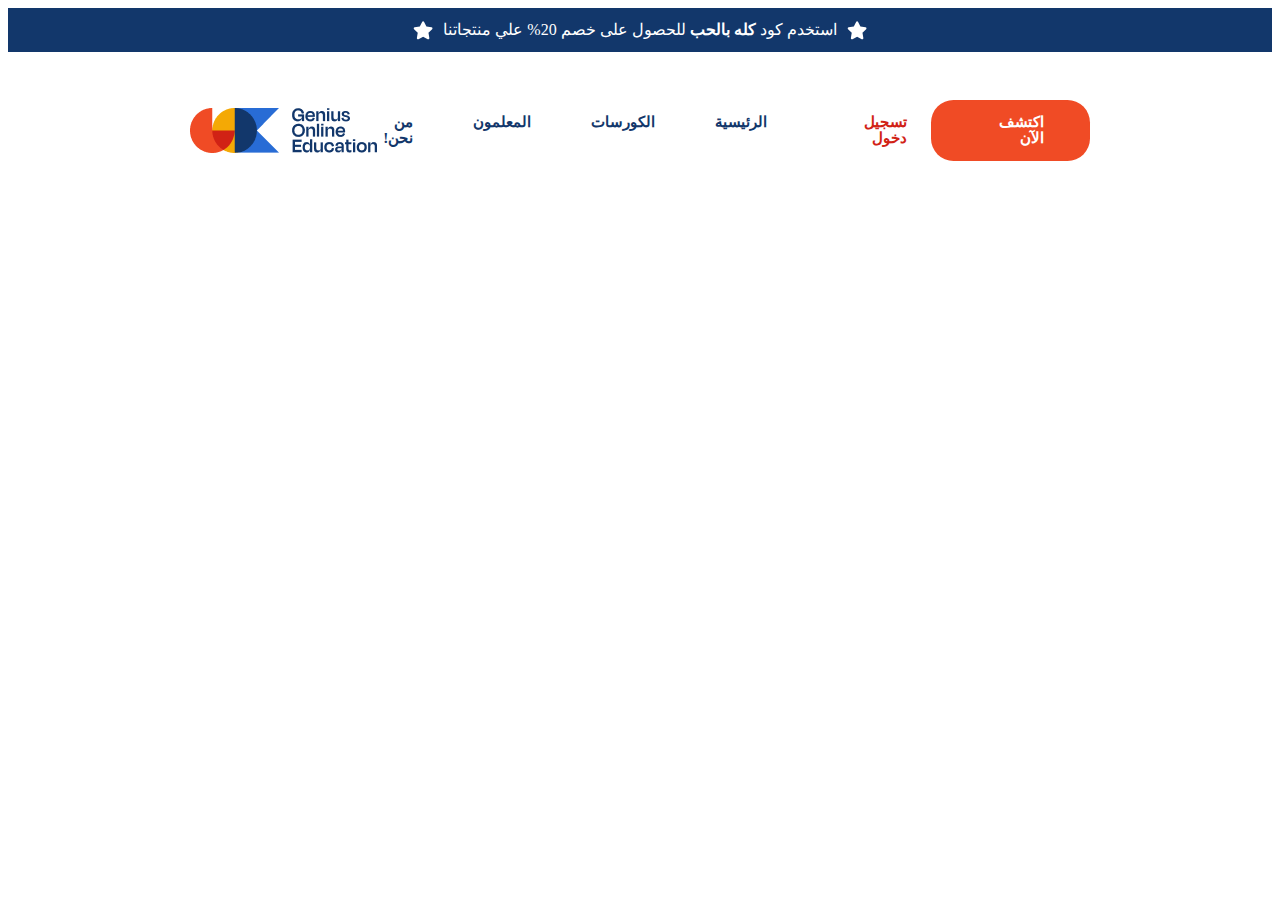
<file: home-page/home.html>
<!DOCTYPE html>
<html lang="ar" dir="rtl">
<head>
    <meta charset="UTF-8">
    <meta name="viewport" content="width=device-width, initial-scale=1.0">
    <title>Home</title>
    <link rel="stylesheet" href="home.css">
</head>
<body>
    
     <!-- _____________________header__________________________________ -->
     <header>
        <svg width="20" height="19" viewBox="0 0 20 19" fill="none" xmlns="http://www.w3.org/2000/svg">
            <path d="M9.10547 0.882812C9.52734 0.0390625 10.7227 0.0742188 11.1094 0.882812L13.4297 5.55859L18.5625 6.29688C19.4766 6.4375 19.8281 7.5625 19.1602 8.23047L15.4688 11.8516L16.3477 16.9492C16.4883 17.8633 15.5039 18.5664 14.6953 18.1445L10.125 15.7188L5.51953 18.1445C4.71094 18.5664 3.72656 17.8633 3.86719 16.9492L4.74609 11.8516L1.05469 8.23047C0.386719 7.5625 0.738281 6.4375 1.65234 6.29688L6.82031 5.55859L9.10547 0.882812Z" fill="white"/>
            </svg>
            
        <h6>استخدم كود <span>كله بالحب</span> للحصول على خصم 20% علي منتجاتنا</h6>
  
        <svg width="20" height="19" viewBox="0 0 20 19" fill="none" xmlns="http://www.w3.org/2000/svg">
            <path d="M9.10547 0.882812C9.52734 0.0390625 10.7227 0.0742188 11.1094 0.882812L13.4297 5.55859L18.5625 6.29688C19.4766 6.4375 19.8281 7.5625 19.1602 8.23047L15.4688 11.8516L16.3477 16.9492C16.4883 17.8633 15.5039 18.5664 14.6953 18.1445L10.125 15.7188L5.51953 18.1445C4.71094 18.5664 3.72656 17.8633 3.86719 16.9492L4.74609 11.8516L1.05469 8.23047C0.386719 7.5625 0.738281 6.4375 1.65234 6.29688L6.82031 5.55859L9.10547 0.882812Z" fill="white"/>
            </svg>             
    </header>
    <!-- __________________________________nav-bar_________________________________ -->
    <nav>
        <div class="nav-buttons">
            <a>اكتشف الآن</a>
            <a>تسجيل دخول</a>
         </div>

         <ul>
            <a href="../home-page/home.html">الرئيسية</a>
            <a href="../cources-page/cource.html">الكورسات</a>
            <a href="../teachers-page/teachers.html">المعلمون</a>
            <a href="../About us/page4.html">من نحن!</a>
         </ul>
          
         <div class="nav-picture">
            <img src="./home-img/logo.png">
         </div> 
    </nav>
</body>
</html>
</file>
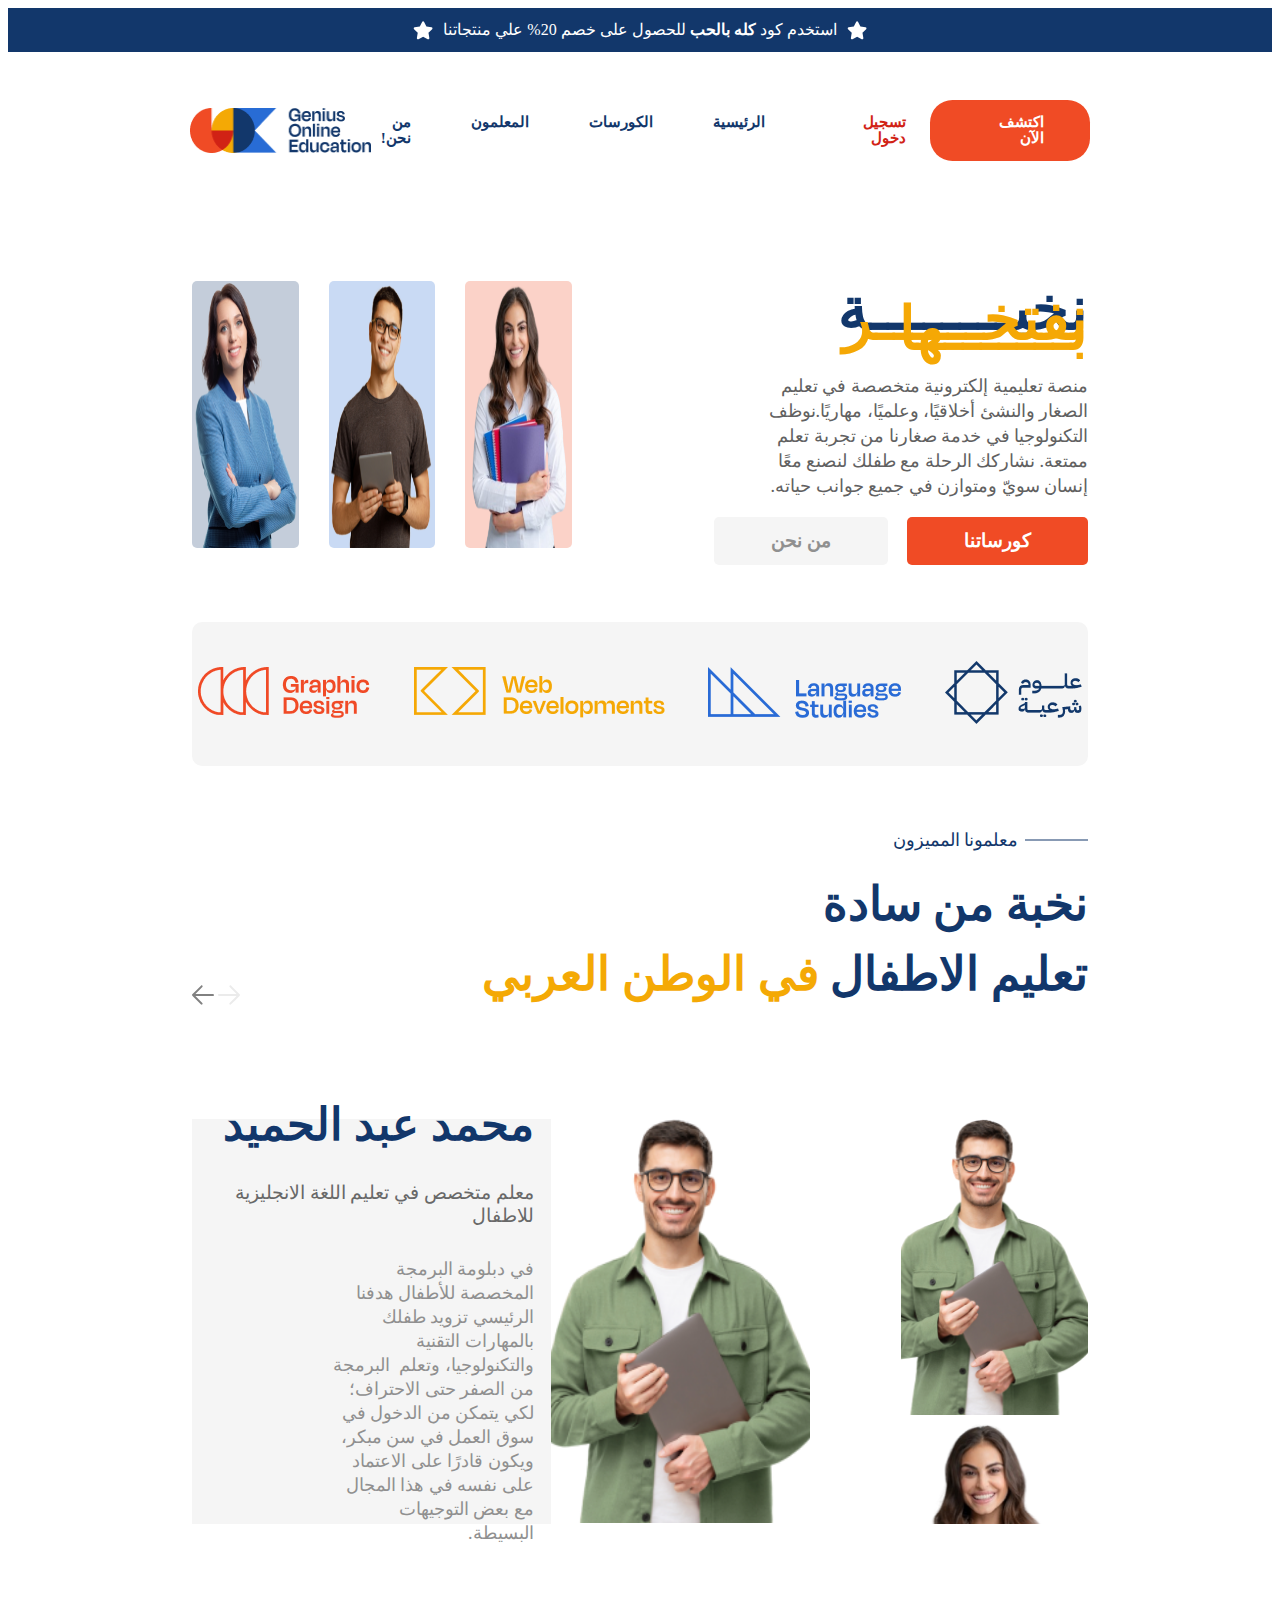
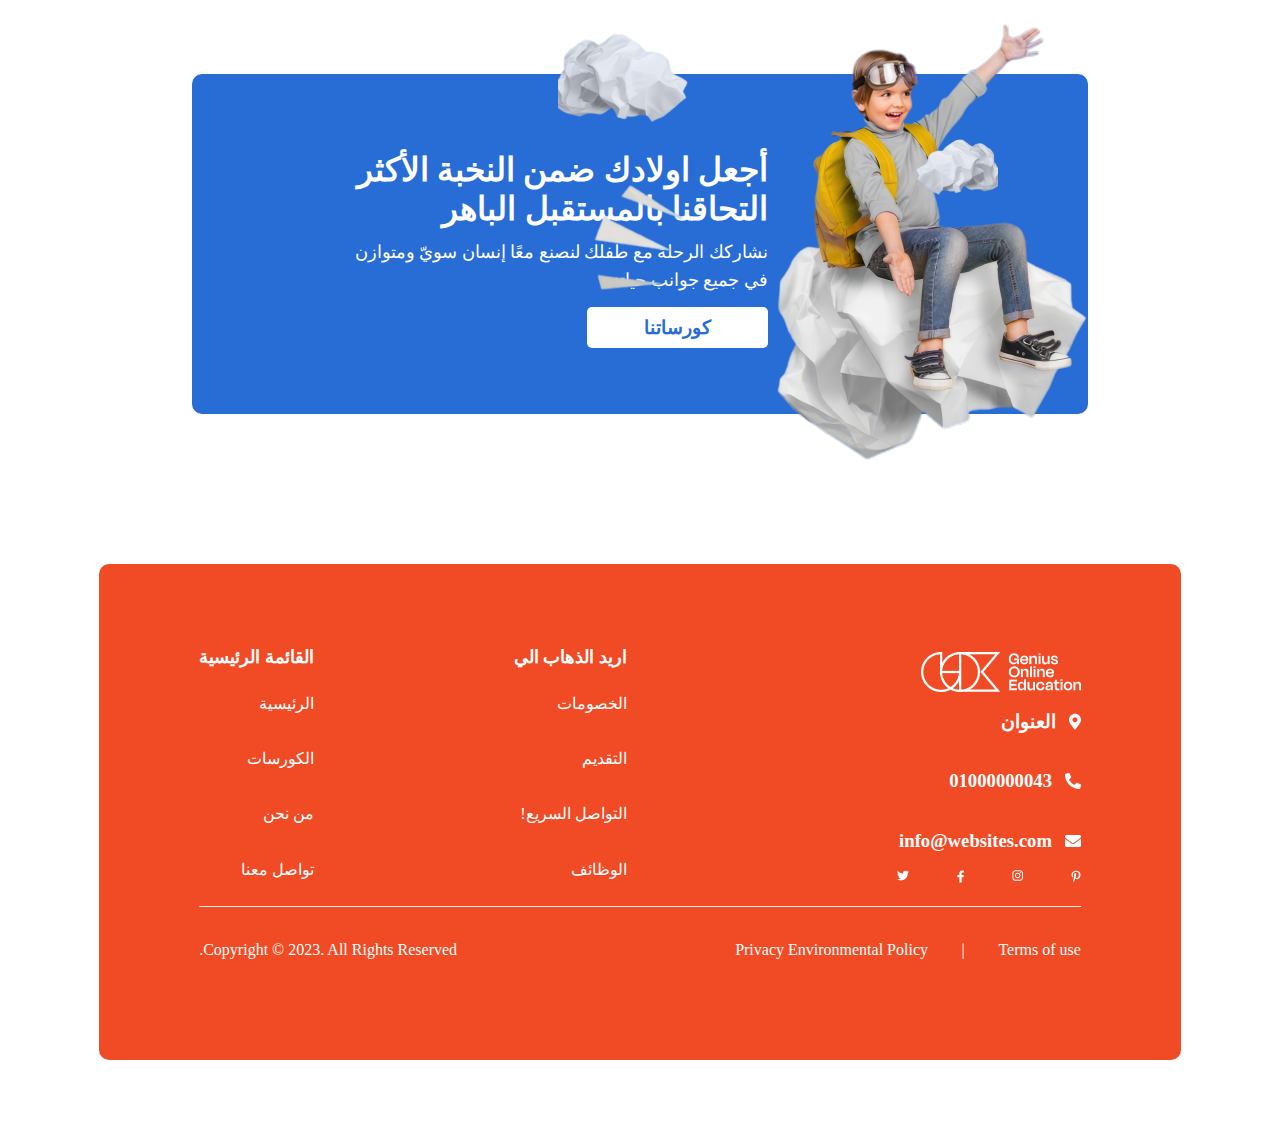
<file: teachers-page/teachers.html>
<!DOCTYPE html>
<html lang="ar" dir="rtl">
<head>
    <meta charset="UTF-8">
    <meta name="viewport" content="width=device-width, initial-scale=1.0">
    <title>Home</title>
    <link rel="stylesheet" href="teachers.css">
</head>
<body>
    
     <!-- _____________________header__________________________________ -->
     <header>
        <svg width="20" height="19" viewBox="0 0 20 19" fill="none" xmlns="http://www.w3.org/2000/svg">
            <path d="M9.10547 0.882812C9.52734 0.0390625 10.7227 0.0742188 11.1094 0.882812L13.4297 5.55859L18.5625 6.29688C19.4766 6.4375 19.8281 7.5625 19.1602 8.23047L15.4688 11.8516L16.3477 16.9492C16.4883 17.8633 15.5039 18.5664 14.6953 18.1445L10.125 15.7188L5.51953 18.1445C4.71094 18.5664 3.72656 17.8633 3.86719 16.9492L4.74609 11.8516L1.05469 8.23047C0.386719 7.5625 0.738281 6.4375 1.65234 6.29688L6.82031 5.55859L9.10547 0.882812Z" fill="white"/>
            </svg>
            
        <h6>استخدم كود <span>كله بالحب</span> للحصول على خصم 20% علي منتجاتنا</h6>
  
        <svg width="20" height="19" viewBox="0 0 20 19" fill="none" xmlns="http://www.w3.org/2000/svg">
            <path d="M9.10547 0.882812C9.52734 0.0390625 10.7227 0.0742188 11.1094 0.882812L13.4297 5.55859L18.5625 6.29688C19.4766 6.4375 19.8281 7.5625 19.1602 8.23047L15.4688 11.8516L16.3477 16.9492C16.4883 17.8633 15.5039 18.5664 14.6953 18.1445L10.125 15.7188L5.51953 18.1445C4.71094 18.5664 3.72656 17.8633 3.86719 16.9492L4.74609 11.8516L1.05469 8.23047C0.386719 7.5625 0.738281 6.4375 1.65234 6.29688L6.82031 5.55859L9.10547 0.882812Z" fill="white"/>
            </svg>             
    </header>
    <!-- __________________________________nav-bar_________________________________ -->
    <nav>
        <div class="nav-buttons">
            <a>اكتشف الآن</a>
            <a>تسجيل دخول</a>
         </div>

         <ul>
            <a href="../index.html">الرئيسية</a>
            <a href="../cources-page/cource.html">الكورسات</a>
            <a href="../teachers-page/teachers.html">المعلمون</a>
            <a href="../About us/page4.html">من نحن!</a>
         </ul>
          
         <div class="nav-picture">
            <img src="../home-page/home-img/logo.png">
         </div> 
    </nav>
<!-- ________________________________________nocba_______________________ -->
<section class="nocba">
     <div class="nocba-content">
        <h1><span>نخبــــــــة </span>نفتخــــــر بـــــــها </h1>
        <p>منصة تعليمية إلكترونية متخصصة في تعليم الصغار والنشئ أخلاقيًا، وعلميًا، مهاريًا.نوظف التكنولوجيا في خدمة صغارنا من تجربة تعلم ممتعة. نشاركك الرحلة مع طفلك لنصنع معًا إنسان سويّ ومتوازن في جميع جوانب حياته.</p>
           <div class="nocba-content-btns">
            <a href="../cources-page/cource.html">كورساتنا</a>
            <a href="../About us/page4.html">من نحن</a>
           </div>
     </div>
    
     <div id="n-1"  class="nocba-imgs">
       <div> </div>
       <div> <img src="./t-img/a2.png"></div>
       <div> <img src="./t-img/a3.png"></div>
       <div> <img src="./t-img/a4.png"></div>
     </div>
</section>
<!-- __________________hero-img___________________________________________ -->
<section class="hero-img">
  <div><img src="./t-img/p1.png"></div> 
  <div><img src="./t-img/p2.png"></div> 
  <div><img src="./t-img/p4.png"></div> 
  <div><img src="./t-img/p3.png"></div>
</section>
<!--________________________________goals___________________________________-  -->
<div class="goals">
  <h3>معلمونا المميزون</h3>
</div>

<section class="goals-content">
  <h1>نخبة من سادة
    <br>تعليم الاطفال <span>في الوطن العربي</span></h1>

  <div class="goals-content-arrow">
    <svg width="22" height="20" viewBox="0 0 22 20" fill="none" xmlns="http://www.w3.org/2000/svg">
      <path d="M22 9.94071L22 10.0584C21.9742 10.3214 21.8751 10.5393 21.7027 10.712C18.7198 13.6949 15.8361 16.5764 13.0518 19.3564C12.8392 19.5687 12.5901 19.6704 12.3045 19.6615C11.4198 19.6345 11.0163 18.571 11.6372 17.9496C13.9441 15.6419 16.2515 13.3345 18.5595 11.0274C18.5747 11.0122 18.5715 11.0046 18.55 11.0046C12.7106 10.998 6.87099 10.9963 1.03125 10.9995C0.473084 10.9999 0.0476935 10.6071 -1.69894e-06 10.0524L-1.68001e-06 9.94414C0.0243473 9.68719 0.118735 9.47435 0.283163 9.30562C0.412642 9.17213 0.565897 9.08247 0.742928 9.03664C0.84147 9.01114 1.00346 8.9984 1.2289 8.9984C6.95807 9.00241 12.7345 9.0027 18.5582 8.99926C18.5605 8.99934 18.5627 8.99872 18.5646 8.99747C18.5664 8.99622 18.5679 8.99441 18.5687 8.99228C18.5696 8.99014 18.5698 8.98778 18.5693 8.9855C18.5688 8.98321 18.5676 8.98112 18.5659 8.97949C16.2599 6.6735 13.9531 4.36666 11.6454 2.05895C11.257 1.67051 11.2217 1.04145 11.6162 0.641408C11.9329 0.320431 12.421 0.23965 12.8154 0.458791C12.9019 0.506916 13.0277 0.613478 13.1927 0.778478C16.0223 3.60754 18.852 6.4366 21.6816 9.26567C21.8675 9.45186 21.9736 9.67688 22 9.94071Z" fill="#EBEBEB"/>
      </svg>

    <svg width="22" height="20" viewBox="0 0 22 20" fill="none" xmlns="http://www.w3.org/2000/svg">
      <path d="M8.39703e-07 10.0593L8.49996e-07 9.94155C0.0257825 9.67858 0.124898 9.46072 0.297345 9.28799C3.28024 6.3051 6.16387 3.42362 8.94824 0.643538C9.1608 0.431273 9.40987 0.329581 9.69547 0.33846C10.5802 0.365531 10.9837 1.42901 10.3628 2.05034C8.05593 4.35804 5.7485 6.66547 3.44051 8.9726C3.42533 8.98778 3.42848 8.99537 3.44996 8.99537C9.28942 9.00196 15.129 9.00368 20.9688 9.00053C21.5269 9.0001 21.9523 9.39284 22 9.94756L22 10.0558C21.9757 10.3128 21.8813 10.5256 21.7168 10.6944C21.5874 10.8279 21.4341 10.9175 21.2571 10.9633C21.1585 10.9888 20.9965 11.0016 20.7711 11.0016C15.0419 10.9976 9.2655 10.9973 3.4418 11.0007C3.43953 11.0006 3.43732 11.0013 3.43544 11.0025C3.43356 11.0038 3.4321 11.0056 3.43127 11.0077C3.43043 11.0098 3.43025 11.0122 3.43075 11.0145C3.43125 11.0168 3.4324 11.0189 3.43406 11.0205C5.74005 13.3265 8.0469 15.6333 10.3546 17.941C10.743 18.3295 10.7783 18.9585 10.3838 19.3586C10.0671 19.6796 9.57902 19.7603 9.18457 19.5412C9.09806 19.4931 8.9723 19.3865 8.8073 19.2215C5.97767 16.3924 3.14803 13.5634 0.3184 10.7343C0.132487 10.5481 0.0263547 10.3231 8.39703e-07 10.0593Z" fill="#818181"/>
      </svg>  
  </div>
</section>
<!-- __________________________________________teachers_______________________________________ -->
  <section class="teachers">
         <div class="rigth">
          <div> <img src="./t-img/a1.png"></div>
          <div> <img src="./t-img/a2.png"></div>
          <div> <img src="./t-img/a3.png"></div>
          <div> <img src="./t-img/a4.png"></div>
         </div>
        
         <div class="left">
            <div class="left-img"><img src="./t-img/a1.png"></div>
            <div class="left-content">
                <h1>محمد عبد الحميد</h1>
                <p>معلم متخصص في تعليم اللغة الانجليزية للاطفال</p>
                <p>في دبلومة البرمجة المخصصة للأطفال هدفنا الرئيسي تزويد طفلك بالمهارات التقنية والتكنولوجيا، وتعلم  البرمجة من الصفر حتى الاحتراف؛ لكي يتمكن من الدخول في سوق العمل في سن مبكر، ويكون قادرًا على الاعتماد على نفسه في هذا المجال مع بعض التوجيهات البسيطة.
                </p>
            </div>
         </div>
  </section>
<!-- _________________________________boy__________________________________ -->
 <section class="boy">
  <div class="boy-img">
<div><img src="./t-img/boy-img.png"></div>
<div><img src="./t-img/cloud.png"></div>
<div><img src="./t-img/cloud-2.png"></div>
<div><img src="./t-img/air.png"></div>
  </div>

  <div class="boy-content">
      <h1>أجعل اولادك ضمن النخبة الأكثر<br>
        التحاقنا بالمستقبل الباهر</h1>
      <p>نشاركك الرحلة مع طفلك لنصنع معًا إنسان سويّ ومتوازن
        في جميع جوانب حياته</p>
      <a href="../cources-page/cource.html">كورساتنا</a>
  </div>
 </section>
<!-- ________________________________________________________footer_______________________________________________ -->

<footer>

  <div class="mix">

  
     <section class="right-part">
        
      <div class="enwan">
          <img src="../Cart page/footer-img/footer-logo.png">
      </div>
     

        <div class="p1">
          
          <svg width="12" height="17"  fill="none" xmlns="http://www.w3.org/2000/svg">
              <path d="M5.375 16.3545C0.8125 9.79199 0 9.10449 0 6.66699C0 3.35449 2.65625 0.666992 6 0.666992C9.3125 0.666992 12 3.35449 12 6.66699C12 9.10449 11.1562 9.79199 6.59375 16.3545C6.3125 16.792 5.65625 16.792 5.375 16.3545ZM6 9.16699C7.375 9.16699 8.5 8.07324 8.5 6.66699C8.5 5.29199 7.375 4.16699 6 4.16699C4.59375 4.16699 3.5 5.29199 3.5 6.66699C3.5 8.07324 4.59375 9.16699 6 9.16699Z" fill="white"/>
              </svg>
              
         <h3>العنوان</h3>

        </div>

      <div class="p2">

         <svg width="16" height="16" viewBox="0 0 16 16" fill="none" xmlns="http://www.w3.org/2000/svg">
<path d="M15.5312 11.3125C15.7812 11.4375 15.9688 11.7188 15.9688 12.0312C15.9688 12.0625 15.9688 12.125 15.9688 12.1875L15.2188 15.4375C15.125 15.7812 14.8438 16 14.5 16C6.46875 16 0 9.53125 0 1.5C0 1.15625 0.21875 0.875 0.5625 0.78125L3.8125 0.03125C3.875 0.03125 3.9375 0 3.96875 0C4.28125 0 4.5625 0.1875 4.6875 0.46875L6.1875 3.96875C6.21875 4.0625 6.25 4.15625 6.25 4.25C6.25 4.5 6.125 4.71875 5.96875 4.84375L4.0625 6.40625C5.21875 8.84375 7.15625 10.7812 9.59375 11.9375L11.1562 10.0312C11.2812 9.875 11.5 9.75 11.7188 9.75C11.8438 9.75 11.9375 9.78125 12.0312 9.8125L15.5312 11.3125Z" fill="white"/>
</svg>


         <h3>01000000043</h3>

      </div>

      <div  class="p3">

          <svg width="16" height="12" viewBox="0 0 16 12" fill="none" xmlns="http://www.w3.org/2000/svg">
              <path d="M15.6875 3.96875C15.8125 3.875 16 3.96875 16 4.125V10.5C16 11.3438 15.3125 12 14.5 12H1.5C0.65625 12 0 11.3438 0 10.5V4.125C0 3.96875 0.15625 3.875 0.28125 3.96875C1 4.53125 1.90625 5.21875 5.09375 7.53125C5.75 8 6.875 9.03125 8 9.03125C9.09375 9.03125 10.25 8 10.875 7.53125C14.0625 5.21875 14.9688 4.53125 15.6875 3.96875ZM8 8C7.25 8.03125 6.21875 7.09375 5.6875 6.71875C1.53125 3.71875 1.21875 3.4375 0.28125 2.6875C0.09375 2.5625 0 2.34375 0 2.09375V1.5C0 0.6875 0.65625 0 1.5 0H14.5C15.3125 0 16 0.6875 16 1.5V2.09375C16 2.34375 15.875 2.5625 15.6875 2.6875C14.75 3.4375 14.4375 3.71875 10.2812 6.71875C9.75 7.09375 8.71875 8.03125 8 8Z" fill="white"/>
              </svg>
              

          <h3>info@websites.com</h3>

      </div>


      <div class="contact">
          
          <svg width="10" height="13" viewBox="0 0 10 13" fill="none" xmlns="http://www.w3.org/2000/svg">
              <path d="M5.28125 0.664062C7.48438 0.664062 9.5 2.1875 9.5 4.50781C9.5 6.6875 8.375 9.125 5.89062 9.125C5.28125 9.125 4.55469 8.82031 4.25 8.28125C3.73438 10.3906 3.75781 10.7188 2.58594 12.3359C2.46875 12.3828 2.49219 12.3828 2.42188 12.2891C2.375 11.8438 2.32812 11.4219 2.32812 10.9766C2.32812 9.54688 2.98438 7.46094 3.3125 6.07812C3.125 5.70312 3.07812 5.28125 3.07812 4.88281C3.07812 3.00781 5.28125 2.72656 5.28125 4.27344C5.28125 5.1875 4.64844 6.05469 4.64844 6.94531C4.64844 7.53125 5.16406 7.95312 5.75 7.95312C7.36719 7.95312 7.85938 5.63281 7.85938 4.39062C7.85938 2.72656 6.6875 1.8125 5.07031 1.8125C3.21875 1.8125 1.78906 3.14844 1.78906 5.02344C1.78906 5.9375 2.35156 6.40625 2.35156 6.61719C2.35156 6.80469 2.21094 7.4375 1.97656 7.4375C1.41406 7.4375 0.5 6.5 0.5 4.85938C0.5 2.25781 2.86719 0.664062 5.28125 0.664062Z" fill="white"/>
              </svg>
              
              <svg width="11" height="11" viewBox="0 0 11 11" fill="none" xmlns="http://www.w3.org/2000/svg">
                  <path d="M5.66732 2.80469C7.14388 2.80469 8.36263 4.02344 8.36263 5.5C8.36263 7 7.14388 8.19531 5.66732 8.19531C4.16732 8.19531 2.97201 7 2.97201 5.5C2.97201 4.02344 4.16732 2.80469 5.66732 2.80469ZM5.66732 7.25781C6.62826 7.25781 7.40169 6.48438 7.40169 5.5C7.40169 4.53906 6.62826 3.76562 5.66732 3.76562C4.68294 3.76562 3.90951 4.53906 3.90951 5.5C3.90951 6.48438 4.70638 7.25781 5.66732 7.25781ZM9.08919 2.71094C9.08919 3.0625 8.80794 3.34375 8.45638 3.34375C8.10482 3.34375 7.82357 3.0625 7.82357 2.71094C7.82357 2.35938 8.10482 2.07812 8.45638 2.07812C8.80794 2.07812 9.08919 2.35938 9.08919 2.71094ZM10.8704 3.34375C10.9173 4.21094 10.9173 6.8125 10.8704 7.67969C10.8236 8.52344 10.6361 9.25 10.0267 9.88281C9.41732 10.4922 8.66732 10.6797 7.82357 10.7266C6.95638 10.7734 4.35482 10.7734 3.48763 10.7266C2.64388 10.6797 1.91732 10.4922 1.28451 9.88281C0.67513 9.25 0.48763 8.52344 0.440755 7.67969C0.39388 6.8125 0.39388 4.21094 0.440755 3.34375C0.48763 2.5 0.67513 1.75 1.28451 1.14062C1.91732 0.53125 2.64388 0.34375 3.48763 0.296875C4.35482 0.25 6.95638 0.25 7.82357 0.296875C8.66732 0.34375 9.41732 0.53125 10.0267 1.14062C10.6361 1.75 10.8236 2.5 10.8704 3.34375ZM9.74544 8.59375C10.0267 7.91406 9.95638 6.27344 9.95638 5.5C9.95638 4.75 10.0267 3.10938 9.74544 2.40625C9.55794 1.96094 9.20638 1.58594 8.76107 1.42188C8.05794 1.14062 6.41732 1.21094 5.66732 1.21094C4.89388 1.21094 3.25326 1.14062 2.57357 1.42188C2.10482 1.60938 1.75326 1.96094 1.56576 2.40625C1.28451 3.10938 1.35482 4.75 1.35482 5.5C1.35482 6.27344 1.28451 7.91406 1.56576 8.59375C1.75326 9.0625 2.10482 9.41406 2.57357 9.60156C3.25326 9.88281 4.89388 9.8125 5.66732 9.8125C6.41732 9.8125 8.05794 9.88281 8.76107 9.60156C9.20638 9.41406 9.58138 9.0625 9.74544 8.59375Z" fill="white"/>
                  </svg>
                 
                  <svg width="7" height="13" viewBox="0 0 7 13" fill="none" xmlns="http://www.w3.org/2000/svg">
                      <path d="M6.4554 7.25H4.69759V12.5H2.35384V7.25H0.431966V5.09375H2.35384V3.42969C2.35384 1.55469 3.47884 0.5 5.18978 0.5C6.01009 0.5 6.87728 0.664062 6.87728 0.664062V2.51562H5.91634C4.97884 2.51562 4.69759 3.07812 4.69759 3.6875V5.09375H6.78353L6.4554 7.25Z" fill="white"/>
                      </svg>
                      
                      <svg width="12" height="11" viewBox="0 0 12 11" fill="none" xmlns="http://www.w3.org/2000/svg">
                          <path d="M10.7578 3.0625C10.7578 3.17969 10.7578 3.27344 10.7578 3.39062C10.7578 6.64844 8.29688 10.375 3.77344 10.375C2.36719 10.375 1.07812 9.97656 0 9.27344C0.1875 9.29688 0.375 9.32031 0.585938 9.32031C1.73438 9.32031 2.78906 8.92188 3.63281 8.26562C2.55469 8.24219 1.64062 7.53906 1.33594 6.55469C1.5 6.57812 1.64062 6.60156 1.80469 6.60156C2.01562 6.60156 2.25 6.55469 2.4375 6.50781C1.3125 6.27344 0.46875 5.28906 0.46875 4.09375V4.07031C0.796875 4.25781 1.19531 4.35156 1.59375 4.375C0.914062 3.92969 0.492188 3.17969 0.492188 2.33594C0.492188 1.86719 0.609375 1.44531 0.820312 1.09375C2.03906 2.57031 3.86719 3.55469 5.90625 3.67188C5.85938 3.48438 5.83594 3.29688 5.83594 3.10938C5.83594 1.75 6.9375 0.648438 8.29688 0.648438C9 0.648438 9.63281 0.929688 10.1016 1.42188C10.6406 1.30469 11.1797 1.09375 11.6484 0.8125C11.4609 1.39844 11.0859 1.86719 10.5703 2.17188C11.0625 2.125 11.5547 1.98438 11.9766 1.79688C11.6484 2.28906 11.2266 2.71094 10.7578 3.0625Z" fill="white"/>
                          </svg>
                          
      </div>

      

      </section>

      <section class="left-part">
                      <div class="left-part-1">
                             <h1>اريد الذهاب الي</h1>
                             <h2>الخصومات</h2>
                             <h2>التقديم</h3>
                             <h2>التواصل السريع!</h2>
                             <h2>الوظائف</h2>
                      </div>
                          
                      <div class="left-part-2">
                              <h1>القائمة الرئيسية</h1>
                              <h2>الرئيسية</h2>
                              <h2>الكورسات</h2>
                              <h2>من نحن</h2>
                              <h2>تواصل معنا</h2>
                      
                      </div>

                  </section>
              </div>
                          <hr>
                          <div class="tail">

                              <section>
                                  <h4>Terms of use</h4>
                                  <h4>|</h4>
                                  <h4>Privacy Environmental Policy</h4>
                              </section>

                              <h4>Copyright © 2023. All Rights Reserved.</h4>
                        
                          </div>
                      

</footer>
<!-- _______________________________________________________________________________________________________________ -->






</body>
</html>
</file>
<file: home-page/home.css>
a{text-decoration: none;}

/* __________________header______________________ */
header {
    display: flex;
    align-items: center;
    justify-content: center;
    gap: 10px;
    background-color: #12376B;
    height: 44px;
    color: white;
    /* margin-bottom: 46px; */
}
header>h6 {
    font-size: 16px;
    font-weight: 300;
    line-height: 20px;
}
header>h6>span {
    font-size: 16px;
    font-weight: 900;
    line-height: 20px;
}
/* ___________________________nav_________________________ */
nav {
    display: flex;
    align-items: center;
    justify-content: space-between;
    padding-inline:182px;
    margin-bottom: 107px;
    padding-top: 46px;
    /* background-color: red; */
}
.nav-picture{
    height: 45px;
    width: 187px;
}
.nav-buttons{
    display: flex;
}
.nav-buttons svg {
    order: -1;
    /* display: none; */
}
.nav-buttons a:nth-of-type(1){
    font-size: 15.25px;
    font-weight: 700;
    line-height: 16px;
    color: white;
    background-color: #F04B25;
    border :0;
    padding-inline:46px;
    padding-block:14.5px;
    border-radius: 22.5px;
    cursor: pointer;
}
.nav-buttons a:nth-of-type(2){
    font-size: 15.25px;
    font-weight: 700;
    line-height: 16px;
    color: #D12215;
    border :0;
    padding-inline:24px;
    padding-block:14.5px;
    cursor: pointer;
}
nav>ul {
display: flex;
gap: 60px;
}
nav>ul>a{
    font-size: 15.25px;
    font-weight: 700;
    line-height: 16px;
    color: #12376B;
    border :0;
    cursor: pointer;
}
</file>
<file: About us/page4.css>
a {
    text-decoration: none;
}
video{
    width: 100%;
    height: 100%;
    object-fit: cover;
}

/* __________________header______________________ */
header {
    display: flex;
    align-items: center;
    justify-content: center;
    gap: 10px;
    background-color: #12376B;
    height: 44px;
    color: white;
    /* margin-bottom: 46px; */
}
header>h6 {
    font-size: 16px;
    font-weight: 300;
    line-height: 20px;
}
header>h6>span {
    font-size: 16px;
    font-weight: 900;
    line-height: 20px;
}
/* ___________________________nav_________________________ */
nav {
    display: flex;
    align-items: center;
    justify-content: space-between;
    padding-inline:182px;
    margin-bottom: 107px;
    padding-top: 46px;
    /* background-color: red; */
}
.nav-picture{
    height: 45px;
    width: 187px;
}
.nav-buttons{
    display: flex;
    align-items: center;
    position: relative;
}
.nav-buttons svg{
    position: absolute;
    visibility: hidden;
    opacity: 0;
}
.nav-buttons svg {
    order: -1;
    /* display: none; */
}
.nav-buttons a:nth-of-type(1){
    font-size: 15.25px;
    font-weight: 700;
    line-height: 16px;
    color: white;
    background-color: #F04B25;
    border :0;
    padding-inline:46px;
    padding-block:14.5px;
    border-radius: 22.5px;
    cursor: pointer;
}
.nav-buttons a:nth-of-type(2){
    font-size: 15.25px;
    font-weight: 700;
    line-height: 16px;
    color: #D12215;
    border :0;
    padding-inline:24px;
    padding-block:14.5px;
    cursor: pointer;
}
nav>ul {
display: flex;
gap: 60px;
}
nav>ul>a{
    font-size: 15.25px;
    font-weight: 700;
    line-height: 16px;
    color: #12376B;
    border :0;
    cursor: pointer;
}
/* __________________________________cosatna__________________________ */
.cosatna{
    display: flex;
    justify-content: center;
    align-items: center;
    padding-inline:182px;
    margin-bottom:71px;
}
.cosatna-pic{
    width: 480px;
    height: 323px;
    box-shadow: 0 0 10px 3px darkgray;

}
.cosatna-pic img {
    animation : move 2s ease-in-out 1.5s infinite normal none  ;
}
/* .cosatna-content{
    display: flex;
    flex-direction: column;
    justify-content: center;
}  */
.cosatna-content h1 {
    font-size: 47px;
    font-weight: 700;
    line-height: 60px;
    color: #12376B;
}
.cosatna-content h1 span {
    font-size: 47px;
    font-weight: 700;
    line-height: 60px;
    color: #F04A26;
}
.cosatna-content p {
    font-size: 18px;
    font-weight: 400;
    line-height: 25px;
    color: #616161;
    width: 75%;
    margin-top:41px;
    margin-bottom:18px;

}
.cosatna-content a {
    font-size: 19px;
    font-weight: 700;
    line-height: 30px;
    color:white;
    background-color: #F04B25;
    border :0;
    border-radius: 5px;
    padding-inline:57px;
    padding-block:10px;
    cursor: pointer;  
}
/* ________________________________________elements_____________________________ */
.elements{
    display: flex;
    gap: 18px;
    padding-inline :182px;
    height: 493px;
    /* flex-wrap: nowrap; */
}
.element-card {
    width: calc((100% - 18px) / 2);
}
#e-1 {
    display: flex;
    flex-direction: column;
    justify-content: center;
    background-color: rgb(244, 169, 5);
    color:white;
    padding-inline: 47px;
    padding-block: 61px;
    border-radius: 5px;
}
#e-2 {
    display: flex;
    flex-direction: column;
    justify-content: center;
    background-color: #296BD6;
    color: white;
    padding-inline: 47px;
    padding-block: 61px;
    border-radius: 5px;
}
#e-1 h2 {
    font-size: 47px;
    font-weight: 700;
    /* line-height: 10px; */
}
#e-2 h2 {
    font-size: 47px;
    font-weight: 700;
    /* line-height: 10px; */
}
.element-card h3 {
    font-size: 26px;
    font-weight: 600;
    line-height: 40px;
    margin-block: 7px;
}
.element-card p {
    font-size: 18px;
    font-weight: 400;
    line-height: 28px;
}
/* ____________________________________________video____________________________________ */
.video{
    display: flex;
    flex-direction: column;
    gap: 47px;
    padding-inline: 182px;
}
.hero-video{
    height: 610px;
    /* background-color: rgba(255, 0, 0,0.3); */
    margin-top:23px;
}
.video-content{
    display: flex;
    align-items: center;
    gap: 61px;
}
.video-content h1 span:nth-of-type(1){
    font-size: 65px;
    font-weight: 700;
    line-height: 28px;
    color: #12376B;
}
.video-content h1 span:nth-of-type(2){
    font-size: 65px;
    font-weight: 700;
    line-height: 28px;
    color: #F5A805;
}
.video-content h1 span:nth-of-type(3){
    font-size: 65px;
    font-weight: 700;
    line-height: 28px;
    color: #F04A26;
}
.video-content p {
    font-size: 18px;
    font-weight: 400;
    line-height: 28px;
    color: #909090;
    width: 50%;
}
/* _________________________________________________footer_______________________________________ */
footer {
    padding-inline:6.25em;
    height: 31em;
    margin-block: 4.7em;
    border-radius: 0.625em;
    margin-inline: 5.7em;
    color: white;
    background-color: #F04B25;
   display: flex;
   flex-direction: column;
   justify-content: center;
}

.mix{
    display: flex;
    justify-content:center;
    align-items: center;
    justify-content: space-between;
}
.enwan {
    width: 10em;
    height: 2.5em;
}
.right-part{
    display: flex;
    flex-direction: column;
}
.p1,.p2,.p3{
    display: flex;
    align-items: center;
    gap: 0.8em;
}
.contact{
    display: flex;
    gap: 3em;
}

.left-part{
    gap: 12.5em;
    display: flex;
}
.left-part h2{
    font-size:1em ;
    font-weight:400 ;
    line-height: 1.8em;
}
.left-part h1{
    font-size:1.125em ;
    font-weight:700 ;
    line-height: 0.8em;
}
.left-part-1{
    display: flex;
    flex-direction: column;
    
}
.left-part-2{
    display: flex;
    flex-direction: column;
}
footer hr{
    display: flex;
    justify-content: center;
    box-sizing: border-box;
    border-top: 1px  #fff;
    width: 100%;
    padding-inline:6.25em;
}
/* tail */
.tail {
    display: flex;
    align-items: center;
    justify-content: space-between;
}
.tail section {
    display: flex;
    gap:2.1em
}
.tail h4 {
    font-size:1em ;
    font-weight:400 ;
    line-height: 1.8em;
}
/* _____________________animation_____________ */
@keyframes move {
    0% {
       transform: translateY(-25px); 
         }
    
    50%   {
        transform: translateY(25px);
         }

    100% {
        transform: translateY(-25px);
         }     

}
/* _________________________________________________media-query_________________________________________ */
@media (max-width:1250px){
    .nav-buttons{
        display: none;
    }

    nav {
        padding-inline:100px;
    }

    .cosatna{
        display: flex;
        flex-direction: column;
        align-items: center;
        padding-inline:100px;
     
    }

    .cosatna p {
        margin-top: 15px;
    }

    .cosatna-pic{
        order: -1;
    }

    .element-card{
        width: 100%;
    }
    .elements{
        padding-inline:100px;
        flex-wrap: wrap;
        margin-bottom:200px;
    }
}
/* _______________________________________________ */
@media (min-width:601px) and (max-width:1000px){
        
        nav {
            padding-inline: 50px;
        }
        nav>ul {
        padding-right: 0;
        display: flex;
        gap: 20px;
        }
        .elements{
            padding-inline: 50px;
        }
         .cosatna{
            padding-inline: 50px;
         }
        .video{
            margin-top: 520px;
            display: flex;
            flex-direction: column;
            gap: 40px;
            padding-inline: 50px;
        }
        .hero-video{
            height: 500px;
            width: 100%;
            /* background-color: rgba(255, 0, 0,0.3); */
            margin-top:23px;
        }
        .video-content{
            display: flex;
            flex-direction: column;
            align-items: flex-start;
            gap:0;
        }

        .video-content p {
            font-size: 18px;
            font-weight: 400;
            line-height: 28px;
            color: #909090;
            width: 100%;
        }

        footer {
            padding-inline:3em;
            margin-block: 3em;
            margin-inline: 25px;
        }
        .mix{
            display: flex;
            justify-content:space-between;
            align-items: center;
            gap: 80px;
                }
        .left-part h1{
            line-height: 20px;
            font-size: 1em;
        }
        .left-part {
            gap: 10em;
        }

        .tail{
            line-height: 5px;
            display: flex;
           justify-content: space-between;
            text-align: end;
        }

}
/* ______________________________________________ */
@media (max-width:600px)

{
    nav>ul {
        display :none;
        }
        .nav-buttons svg{
            display: block;
            height: 40px;
            width: 45px;
        }
        nav {
            padding-inline:10px;
            justify-content: space-between;
        }
        .nav-buttons svg{
            position:relative;
            display: block;
            visibility: visible;
            opacity: 1;
        }
        header>h6 {
            font-size: 12px;
            font-weight: 300;
            line-height: 10px;
        }
        header>h6>span {
            font-size: 14px;
            font-weight: 400;
        }
 /* __________________- */
        .cosatna{
            display: flex;
            flex-direction: column;
            align-items: flex-start;
            padding-inline:20px;
         
        }
        .cosatna-pic{
            width: 300px;
            height:200px;
            box-shadow: 0 0 10px 3px darkgray;
    
        }
        .cosatna-pic img{
            width: 300px;
            height:200px;    
        }

        .cosatna-content h1 ,.cosatna-content h1 span {
            font-size: 40px;
            font-weight: 700;
            line-height: 50px;
        }

        .element-card{
            width: 100%;
            height: 400px;
        }
        .elements{
            padding-inline:20px;
            flex-wrap: wrap;
            margin-bottom:575px;
        }
        .element-card svg {
            display: none;
        }
        .element-card h2 {
            font-size: 40px;
            font-weight: 600;
            padding: 0;
            line-height: 0;
        }
        .element-card h3 {
            font-size: 22px;
            font-weight: 600;
            line-height: 30px;
            margin-block: 3px;
        }



        .video{
            display: flex;
            flex-direction: column;
            gap: 30px;
            padding-inline:20px;
        }
        .hero-video{
            height: 250px;
            width: 100%;
            /* background-color: rgba(255, 0, 0,0.3); */
            margin-top:23px;
        }
        .video-content{
            display: flex;
            flex-direction: column;
            align-items: flex-start;
            gap:0;
        }
       /* _____________________________________________________________________________________ */
        .video-content h1 span {
            font-weight: 500;
        }
        .video-content div{
            width: 50%;
            box-sizing: border-box;
        }
       /* _______________________________________________________________________________________ */


        .video-content p {
            font-weight: 500;
            width: 100%;
        }


        footer {
        
            height: 900px;
            padding-inline:3em;
            margin-block: 2.5em;
            margin-inline: 0.5em;
        
        }
        .mix{
            display: flex;
            flex-direction: column;
            /* justify-content:center;
            align-items: center; */
            gap: 40px;
                }
        .left-part h1{
            line-height: 22px;
            font-size: 1em;
        }
        .left-part {
            gap: 6em;
        }
        footer  .right-part {
            width: 100%;
            display: flex;
            flex-direction: column;
            align-items: flex-start;
        }

        /* .tail h4:nth-of-type(2){
            display: none;  
        } */
        .tail h4:nth-of-type(4){
            width: 100%;
        }
        .tail{
            line-height: 5px;
            display: flex;
            flex-direction: column;
            text-align: center;
            gap:0;
        }
    .tail section h4:nth-of-type(1),
    .tail section h4:nth-of-type(3){
            width: calc((100% - 3em)/2);
    }


    }
</file>
<file: Cart page/page7.css>
<style>
@import url('https://fonts.googleapis.com/css2?family=IBM+Plex+Sans+Arabic:wght@100;200;300;400;500;600;700&family=Inter:ital,opsz,wght@0,14..32,100..900;1,14..32,100..900&display=swap');
</style>

*{  
    font-family: "IBM Plex Sans Arabic";
    padding: 0;
    margin: 0;
    box-sizing: border-box;
}
a{
    text-decoration: none;
}
.anker a 
 {
    text-align: center;
    text-decoration:none;
    margin-inline: 182px;
    padding-inline:482px ;
    padding-block: 17.5px;
    font-size:36px ;
    font-weight: 700;
    color: #FFFFFF;
    background-color: #F04A26;
    border-radius: 137px;
}
ul{
    list-style: none;
}
img {
    width: 100%;
    height: 100%;
}
/* __________________header______________________ */
header {
    display: flex;
    align-items: center;
    justify-content: center;
    gap: 10px;
    background-color: #12376B;
    height: 44px;
    color: white;
    /* margin-bottom: 46px; */
}
header>h6 {
    font-size: 16px;
    font-weight: 300;
    line-height: 20px;
}
header>h6>span {
    font-size: 16px;
    font-weight: 900;
    line-height: 20px;
}
/* ___________________________nav_________________________ */
nav {
    display: flex;
    align-items: center;
    justify-content: space-between;
    padding-inline:182px;
    margin-bottom: 107px;
    padding-top: 46px;
    /* background-color: red; */
}
.nav-picture{
    height: 45px;
    width: 187px;
}
.nav-buttons{
    display: flex;
}
.nav-buttons svg {
    order: -1;
    /* display: none; */
}
.nav-buttons a:nth-of-type(1){
    font-size: 15.25px;
    font-weight: 700;
    line-height: 16px;
    color: white;
    background-color: #F04B25;
    border :0;
    padding-inline:46px;
    padding-block:14.5px;
    border-radius: 22.5px;
    cursor: pointer;
}
.nav-buttons a:nth-of-type(2){
    font-size: 15.25px;
    font-weight: 700;
    line-height: 16px;
    color: #D12215;
    border :0;
    padding-inline:24px;
    padding-block:14.5px;
    cursor: pointer;
}
nav>ul {
display: flex;
gap: 60px;
}
nav>ul>a{
    font-size: 15.25px;
    font-weight: 700;
    line-height: 16px;
    color: #12376B;
    border :0;
    cursor: pointer;
}
/* ___________________________h1_____________________ */
.h1{
    padding-inline:182px;
    margin-bottom: 44px;
    color: #12376B;
    font-size: 56px;
    font-weight: 700;
}
.h1 span{
    color: #F04A26;
}
/*  ______________________________graphic_____________________________*/
.graphic{
    margin-inline: 182px;
    margin-bottom: 44px;
    display: flex;
    align-items: center;
    gap: 91px;
    background-color: #F5F5F5;
}
.herobaner {
    height: 533px;
    width: 546px;
}
.herobaner img {
    border-radius: 0 10px 10px 0 ;
}
.hero-content label{
    font-size: 16px;
    font-weight: 400;
    line-height: 24px;
    color: #686868; 
    /* position: relative;
    top: 50%;
    transform: translateY(-50%); */
} 
.in-1 {
    display: flex;
    align-items: center;
    gap: 5px;
}
.input {
    display: flex;
    flex-direction: column;
    gap: 20px;
}
.hero-content input{
    width: 27px;
    height: 27px;
    border: 1px solid #818181;
}

.hero-content h1 {
    color: #12376B;
    font-size: 47px;
    font-weight: 700;
}
.hero-content h2 {
    color: #12376B;
    font-size: 27px;
    font-weight: 700;
}
.hero-content h2 span {
    color: #818181;
    font-size: 27px;
    font-weight: 400;
    margin-left: 21px;
}
/* _________________________________________________footer_______________________________________ */
footer {
    padding-inline:6.25em;
    height: 31em;
    margin-block: 4.7em;
    border-radius: 0.625em;
    margin-inline: 5.7em;
    color: white;
    background-color: #F04B25;
   display: flex;
   flex-direction: column;
   justify-content: center;
}

.mix{
    display: flex;
    justify-content:center;
    align-items: center;
    justify-content: space-between;
}
.enwan {
    width: 10em;
    height: 2.5em;
}
.right-part{
    display: flex;
    flex-direction: column;
}
.p1,.p2,.p3{
    display: flex;
    align-items: center;
    gap: 0.8em;
}
.contact{
    display: flex;
    gap: 3em;
}

.left-part{
    gap: 12.5em;
    display: flex;
}
.left-part h2{
    font-size:1em ;
    font-weight:400 ;
    line-height: 1.8em;
}
.left-part h1{
    font-size:1.125em ;
    font-weight:700 ;
    line-height: 0.8em;
}
.left-part-1{
    display: flex;
    flex-direction: column;
    
}
.left-part-2{
    display: flex;
    flex-direction: column;
}
footer hr{
    display: flex;
    justify-content: center;
    box-sizing: border-box;
    border-top: 1px  #fff;
    width: 100%;
    padding-inline:6.25em;
}
/* tail */
.tail {
    display: flex;
    align-items: center;
    justify-content: space-between;
}
.tail section {
    display: flex;
    gap:2.1em
}
.tail h4 {
    font-size:1em ;
    font-weight:400 ;
    line-height: 1.8em;
}
/* ______________________________media query__________________ */

@media (max-width:1250px){
    .nav-buttons{
        display: none;
    }

    nav {
        padding-inline:100px;
    }
}
@media (min-width:601px) and (max-width:1000px){
    nav>ul {
        display: flex;
        gap: 20px;
        }

        nav {
            padding-inline:40px;
        }
        /* nav ul {
            padding: 0;
        } */
        .h1{
            padding-inline:40px;
        }
        /* .graphic{
            margin-inline: 50px;
            margin-bottom: 44px;
            display: flex;
flex-direction: column;
j            gap: 91px;
            background-color: #F5F5F5;
        }
        .herobaner {
            height: 533px;
            width: 546px;
        }
        .herobaner img {
            border-radius: 0 10px 10px 0 ;
        }
        .anker 
        {
           display: flex;
           justify-content: center;

           margin-inline: 50px;
           padding-inline:80px ;
           
           font-size:36px ;
        
       } */

        footer {
            padding-inline:3em;
            margin-block: 3em;
            margin-inline: 1.5em;
        
        }
        .mix{
            display: flex;
            justify-content:space-between;
            align-items: center;
            gap: 80px;
                }
        .left-part h1{
            line-height: 20px;
            font-size: 1em;
        }
        .left-part {
            gap: 10em;
        }

        .tail{
            line-height: 5px;
            display: flex;
           justify-content: space-between;
            text-align: end;
        }

    }
/* ______________________________________ */
    @media (max-width:600px)

{
    nav>ul {
        display :none;
        }
        .nav-buttons svg{
            display: block;
            height: 40px;
            width: 45px;
        }
        nav {
            padding-inline:10px;
        }
        header>h6 {
            font-size: 12px;
            font-weight: 300;
            line-height: 10px;
        }
        header>h6>span {
            font-size: 14px;
            font-weight: 400;
        }

        .h1{
            padding-inline:15px;
            font-size: 50px;
        }
        
        .graphic{
            margin-inline: 15px;
            display: flex;
            flex-direction: column;
            /* align-items: flex-start; */
            gap: 0;
        }
        .herobaner {
            height: 375px;
            width: 100%;
        }
         
        .hero-content h1 {
            line-height: 15px;            
        }
        
        .anker a 
        {  display: flex;
            justify-content: center;
           margin-inline: 15px;
           padding-inline:114px ;
           font-size:21px ;
       }
        footer {
            height: 900px;
            padding-inline:3em;
            margin-block: 2.5em;
            margin-inline: 0.5em;
        }
        .mix{
            display: flex;
            flex-direction: column;
            /* justify-content:center;
            align-items: center; */
            gap: 40px;
                }
        .left-part h1{
            line-height: 22px;
            font-size: 1em;
        }
        .left-part {
            gap: 6em;
        }
        footer  .right-part {
            width: 100%;
            display: flex;
            flex-direction: column;
            align-items: flex-start;
        }

        /* .tail h4:nth-of-type(2){
            display: none;  
        } */
        .tail h4:nth-of-type(4){
            width: 100%;
        }
        .tail{
            line-height: 5px;
            display: flex;
            flex-direction: column;
            text-align: center;
            gap:0;
        }
    .tail section h4:nth-of-type(1),
    .tail section h4:nth-of-type(3){
            width: calc((100% - 3em)/2);
    }


    }
</file>
<file: cources-page/cource.css>
a {
    text-decoration: none;
}
video{
    width: 100%;
    height: 100%;
    object-fit: cover;
}
/* img {
    height: 100%;
    width: 100%;
} */

/* __________________header______________________ */
header {
    display: flex;
    align-items: center;
    justify-content: center;
    gap: 10px;
    background-color: #12376B;
    height: 44px;
    color: white;
    /* margin-bottom: 46px; */
}
header>h6 {
    font-size: 16px;
    font-weight: 300;
    line-height: 20px;
}
header>h6>span {
    font-size: 16px;
    font-weight: 900;
    line-height: 20px;
}
/* ___________________________nav_________________________ */
nav {
    display: flex;
    align-items: center;
    justify-content: space-between;
    padding-inline:182px;
    margin-bottom: 107px;
    padding-top: 46px;
    /* background-color: red; */
}
.nav-picture{
    height: 45px;
    width: 187px;
}
.nav-buttons{
    display: flex;
}
.nav-buttons svg {
    order: -1;
    /* display: none; */
}
.nav-buttons a:nth-of-type(1){
    font-size: 15.25px;
    font-weight: 700;
    line-height: 16px;
    color: white;
    background-color: #F04B25;
    border :0;
    padding-inline:46px;
    padding-block:14.5px;
    border-radius: 22.5px;
    cursor: pointer;
}
.nav-buttons a:nth-of-type(2){
    font-size: 15.25px;
    font-weight: 700;
    line-height: 16px;
    color: #D12215;
    border :0;
    padding-inline:24px;
    padding-block:14.5px;
    cursor: pointer;
}
nav>ul {
display: flex;
gap: 60px;
}
nav>ul>a{
    font-size: 15.25px;
    font-weight: 700;
    line-height: 16px;
    color: #12376B;
    border :0;
    cursor: pointer;
}
/* _______________________________________________________ */
.all{
    display: flex;
    gap: 21px;
    padding-inline: 182px;
}

.rigthpart{
    width: 437px;
    display: flex;
    flex-direction: column;
}
.rigthpart h3 {
    padding: 0;
    margin: 0;
    color:#FFFFFF ;
    font-size: 18px;
    font-weight: 400;
    background-color: #F4A905;
    text-align: center;
    padding-block: 16px;
    border-radius: 10px 10px 0 0;
}
.number1 {
    padding-inline: 31px;
    background-color: #F5F5F5;
}
.number1 h1{
    font-size:40px;
    font-weight: 700;
    color: #12376B; 
    padding: 0;
    margin: 0;
    margin-top: 33px;
    margin-bottom: 14px;
}
.number1 h1 span{
    padding: 0;
    margin: 0;
    color: #F5A805;
}
.number2{
    display: flex;
    align-items: center;
    margin-inline: 31px;
    padding-inline: 40px;
    padding-block: 10px;
    margin-block: 0;
    justify-content: space-between;
    background-color:#F5A805;
    border-radius: 5px;
    margin-block: 26.5px;
    gap: 14px;
}
.background {
    background-color: #F5F5F5;
}
.money{
    display: flex;
    flex-direction: column;
    /* gap: 2px; */
}
.number2 div:nth-of-type(2){
    font-size:12px;
    font-weight: 400;
    color:#9B6900; 
    padding: 0;
    margin: 0;
    /* margin-top: 33px;
    margin-bottom: 14px; */
}
.number2 div:nth-of-type(2) p{
    font-size: 12px;
    position: relative;
}
.number2 div:nth-of-type(2) p:nth-of-type(1)::after{
    content: "";
    width: 176px;
    height: 1px;
    position: absolute;
    bottom: -50%;
    transform: translateY(50%);
    right: 0;
    background-color: #9B6900;

}
.number2 div:nth-of-type(1) h4{
    font-size:40px;
    font-weight: 700;
    color:white; 
    margin-block: 0;
    padding-bottom: 0;
}
.number2 div:nth-of-type(1) p
{
    font-size:20px;
    font-weight: 300;
    color:white; 
    margin-block: 0;
    padding-bottom: 0;

}
.number3{
    display: flex;
    flex-direction: column;
    gap: 20px;
}
.num3-1{
    display: flex;
    padding-inline:31px;
    gap: 10px;
    align-items: center;
}
.num3-1 h6{
    font-size:14px;
    font-weight:400;
    color:#909090; 
    margin-block: 0;
}
.num3-1 img{
    transform: translateY(-15px);
}
.num3-1 h6 span{
    font-size:14px;
    font-weight:600;
    color:#909090; 
    margin-block: 0;
}
/*____________________________________________________  */
.svg{
    display: flex;
    gap: 10px;
    align-items: flex-start;
}
.svg::after{
    content: "";
    height: 78px;
    width: 1px;
    margin-inline: 22px;
    background-color: #909090;
}
.svg svg {
    transform: translateY(-2.5px);
}
.svg-content {
    display: flex;
    flex-direction: column;
    gap: 10px;
}
.num3-2{
    display: flex;
    align-items: flex-start;
    /* justify-content: space-between; */
    padding-inline: 31px;
}
.svg-content h5{
    font-size:14px;
    font-weight:400;
    color:#909090; 
    margin-block: 0;
    padding-block:0;
}
.svg-content h5 span{
    font-size:14px;
    font-weight:600;
    color:#909090; 
    margin-block: 0;
}
/* ___________________________________________ */
.svg2 {
    /* margin-block: 0;
    padding-block: 0; */
    display: flex;
    flex-direction: column;
    gap: 10px;
}
.svg2 h6{
    font-size:14px;
    font-weight:400;
    color:#909090; 
    margin-block: 0;
    padding-block:0;
}
.svg2 h6 span{
    font-size:14px;
    font-weight:600;
    color:#909090; 
    margin-block: 0;
}
.num3-1 h2 {
    font-size:14px;
    font-weight:400;
    color:#909090; 
    margin: 0;
    margin-block-start: 15px;
    padding-block:0;
}
.num3-1 h2 span {
    font-size:14px;
    font-weight:700;
    color : #F5A805; 
}
.num3-1 svg {
    position: relative;
    transform: translateY(-65%);
}
.num3-2  h2{
    padding-right: 10px;
    font-size:14px;
    font-weight:400;
    color:#909090; 
    margin-block: 0;
    padding-block:0;
}
.num3-2 h2 span {
    font-size:14px;
    font-weight:700;
    color : #00B912; 
    margin-block: 0;
    padding-block:0;
}
/* ______________________________________________________ */
.num3-3  h2{
    /* padding-right: 10px; */
    font-size:14px;
    font-weight:400;
    color:#909090; 
    margin-block: 0;
    padding-block:0;
}
.num3-3{
    display: flex;
    align-items: center;
    padding-inline: 31px;
    gap: 10px;
}
.num3-4{
    display: flex;
    align-items: center;
    gap: 10px;
    padding-inline: 31px;
}
.num3-4 h5 {
    font-size:14px;
    font-weight:400;
    color:#909090; 
    margin-block: 0;
    padding-block:0;
}
.num3-4 h5 span {
    font-size:14px;
    font-weight:700;
    color:#909090; 
    margin-block: 0;
    padding-block:0;
}
/* __________________________ */
.num3-5{
    display: flex;
    align-items: center;
    gap: 10px;
    padding-inline: 31px;
    margin-bottom: 28px;
}
.num3-5 h6 {
    font-size:14px;
    font-weight:400;
    color:#909090; 
    margin-block: 0;
    padding-block:0;
}
.num3-6 h6 span {
    font-size:14px;
    font-weight:700;
    color:#909090; 
    margin-block: 0;
    padding-block:0;
}
/* ______________________ */
.number4 a:nth-of-type(1) {
    font-size:24px;
    font-weight:700;
    color:#12376B;
    background-color: #F5A805;
    border-radius: 67px; 
    text-align: center;
    margin-inline: 31px;
    padding-inline:120px ;
    padding-block: 12.5px;
}
.number4 a:nth-of-type(2) {
    font-size:24px;
    font-weight:700;
    color:#9A9A9A;
    background-color: #fff;
    border: 1px solid #616161;
    border-radius: 67px; 
    text-align: center;
    margin-inline: 31px;
    padding-inline:98.5px ;
    padding-block: 12.5px;
}
.number4 {
    display: flex;
    flex-direction: column;
    gap: 15px;
}
/* _______________________________ */
.number5{
    display: flex;
    gap: 38px;
    align-items: center;
    justify-content: center;
}
.num5-1,.num5-2{
    display: flex;
    align-items: center;
    gap: 10px;
}
.num5-1 h6,.num5-2 h6 {
    font-size:14px;
    font-weight:400;
    color:#909090;
    margin: 0;
    padding: 0; 
    margin-block: 24px;
}
/* ______________________________________________video_____________________ */
.leftpart {
    flex-grow: 1;
    overflow: hidden;
}
.video {
    height: 347px;
    margin-bottom: 33px;
}
.video video {
    border-radius: 10px;
}
/* __________________________________________chair___________________________________ */
.chair{
    display: flex;
    flex-direction: column;
    align-items: flex-start;
    gap: 20px;
    /* flex-grow: 2; */
}
.chair h6 {
    position: relative;
    margin: 0;
    padding: 0;
    padding-right: 67px;
    font-size:18px ;
    font-weight:400 ;
    color: #12376B;
}
.chair h6::before{
    content: "";
    width: 50px;
    height: 1px;
    position: absolute;
    right: 0;
    top: 50%;
    transform: translateY(-50%);
    background-color: #12376B;
}
.chair h1 {
    margin: 0;
    padding: 0;
    font-size:50px ;
    font-weight:700 ;
    color: #12376B;
}
.chair h1 span {
    color:#F5A805;
}
.chair p {
    line-height: 25px;
    margin: 0;
    padding: 0;
    font-size:18px ;
    font-weight:400 ;
    color: #909090;
}
.about-{
    width: 100%;
    background-color: #F5F5F5;
    height: 270px;
    border-radius: 10px;
    position: relative;
}
.about- h1{
    margin: 0;
    padding: 0;
    font-size:20px ;
    font-weight:600 ;
    color: #fff;
    background-color: #f5a805;
    border-radius: 10px 10px 0 0;
    padding-inline: 20px;
    padding-block: 10px;
    margin-bottom: 10px;
}
.about- .a1 {
    display: flex;
    align-items: center;
    gap: 10px;
    padding-inline-start: 20px;
}
.about- .a1 svg {
    transform: translateY(4px);
}
.about- .a1 h3{
    margin: 0;
    padding: 0;
    font-size:18px ;
    font-weight:400 ;
    padding-top: 15px;
    color: #909090;
}
.about- .a1 h3 span{
    margin: 0;
    padding: 0;
    font-size:18px ;
    font-weight:600 ;
    color: #909090;
}
.a3raf {
    margin-top: 20px ;
    padding-block: 5px ;
    padding-inline: 20px;
    background-color: #D7D7D7;
    font-size: 14px;
    font-weight:600 ;
    color: #818181;
    border-radius: 50px;
    position: absolute;
    right: 50%;
    transform: translateX(50%);
}
/* __________________________________mohtawa_____________________________ */
.mohtawa {
    margin-top: 30px;
    border-radius: 10px;
    display: flex;
    flex-direction: column;
    gap: 25px;
    background-color: #F5F5F5;
    height: 622px;
    margin-bottom: 32px;
}
.topPart{
    border-radius: 10px 10px 0 0;
    display: flex;
    flex-direction: row-reverse;
    align-items: center;
    justify-content: space-between;
    padding-inline: 33px;
    background-color: #D7D7D7;
}
.topPart h2 {
    font-size: 20px;
    font-weight: 700;
    color: #686868;
}
.bottomPart {
    display: flex;
    flex-direction: column;
    gap: 15px;
    padding-inline: 33px;
}

.b {
    display: flex;
    flex-direction: row-reverse;
    justify-content: space-between;
    align-items: center;
    padding-inline: 33px;
    background-color: #EAEAEA;
    border-radius: 5px;
}
.b h2 {
    font-size: 17px;
    font-weight: 600;
    color: #818181;
}
.b2 {
    border-radius: 5px 5px 0 0;
    height: 183px;
    background-color:#EAEAEA;
}
.b2-1 {
    display: flex;
    flex-direction: row-reverse;
    align-items: center;
    justify-content: space-between;
    padding-inline: 34px;
    background-color: #DBDBDB;
    border-radius: 5px;
}
.b2-1 h2{
    font-size: 17px;
    font-weight: 600;
    color: #818181;
}
.b2-content {
    display: flex;
    flex-direction: column;
    gap:10px ;
    justify-content: center;
    padding-block: 25px;
    margin-block-start: 8px;
}
.bc {
    display: flex;
    align-items: center;
    gap: 10px;
    padding-inline: 34px;
}
.bc h3  {
    font-size: 14px;
    font-weight: 400;
    color: #909090;
    padding: 0;
    margin: 0;
}


/* _________________________ */
.advantages{
    border-radius: 10px;
    height: 882px;
    background-color: #F5F5F5;
    margin-bottom: 30px;
}

.header {
    display: flex;
    flex-direction: row-reverse;
    align-items: center;
    justify-content: space-between;
    padding-inline: 33px;
    padding-block: 13px;
    background-color: #D7D7D7;
    border-radius: 10px 10px 0 0 ;
    position: relative;
}
.header h3 {
    padding: 0;
    margin: 0;
    font-size:20px ;
    font-weight: 700;
    color: #686868;
}
.header svg:nth-of-type(2)
{   
    right: -10px;
    top: -17px;
    position: absolute;
}
/*____________________________________________________ fawaid ___________________________*/
.fawaid{
    background-color:#F5F5F5 ;
    height:577px ;
    display: flex;
    flex-direction: column;
    border-radius: 10px;
    margin-bottom: 45px;
}
.fawaid-header {
    border-radius: 10px 10px 0 0;
    background-color:#D7D7D7 ;
    display: flex;
    flex-direction: row-reverse;
    align-items: center;
    justify-content: space-between;
    padding-inline: 33px;
    height: 55px;
    margin-bottom: 25px;
}
.fawaid-header h3{
    font-size: 20px;
    font-weight: 700;
    color: #686868;
    padding: 0;
    margin: 0;
}
.fawaid-cards {
    display: flex;
    flex-wrap: wrap;
    gap: 10px;
    padding-inline: 33px;
}
.fawaid-cards div {
    width: calc((100% - 10px) / 2) ;
    height: 218px;
}
.f-card-1 {
    background-color: #F04A26;
    border-radius: 10px;
}
.f-card-2 {
    background-color: #286CD5;
    border-radius: 10px;
}
.f-card-3 {
    background-color:#12376B ;
    border-radius: 10px;
}
.f-card-4 {
    background-color: #F5A805;
    border-radius: 10px;
}
.fawaid-cards div svg {
    padding-top: 32px;
    padding-inline: 35px;
}
#special {
    padding-top: 62px;
}
.fawaid-cards div h2 {
    font-size: 17px;
    font-weight: 700;
    color:#fff;
    padding: 0;
    margin: 0;
    padding-inline: 35px;
    padding-block: 5px;
}
.fawaid-cards div p {
    font-size: 12px;
    font-weight: 400;
    color:#fff;
    line-height: 19px;
    padding: 0;
    margin: 0;
    padding-inline: 35px;
}
/* ___________________________course-teachers_____________________ */
.course-teachers-header h1 {
    font-size: 40px;
    font-weight: 700;
    color:#12376B;
    padding: 0;
    margin: 0;
}
.course-teachers-header h1 span {
    color:#286CD5;
    padding: 0;
    margin: 0;
}
.course-teachers-header {
    display: flex;
    align-items: center;
    justify-content: space-between;
    margin-bottom: 30px;
}
.course-teachers-arrows svg {
    height: 30px;
    width: 30px;
    border: 1px solid;
    padding: 8px;
    color:rgba(0, 0, 0,0.6);
    border-radius: 50%;
}
.course-teachers-arrows svg:nth-of-type(2) {
    color:rgba(0, 0, 0,0.2);
}
.course-teachers-arrows {
    display: flex;
    gap: 20px;
}
/* ____________________________________________________araa-3mlana__________________________ */
.araa-3mlana-header {
    display: flex;
    flex-direction: row-reverse;
    justify-content: space-between;
    padding-bottom: 40px;
}
.araa-header-arrow svg{
    height: 30px;
    width: 30px;
    border: 1px solid;
    padding: 8px;
    color:rgba(0, 0, 0,0.6);
    border-radius: 50%;
}
.araa-header-arrow svg:nth-of-type(2){
    color:rgba(0, 0, 0,0.1);
}
.araa-header-arrow {
    display: flex;
    gap: 27px;
    align-self: flex-end;
}
.araa-header-content h6{
    font-size: 18px;
    font-weight: 400;
    color:#12376B;
    padding: 0;
    margin: 0;
    padding-right: 73px;
    position: relative;
}
.araa-header-content h6::before{
    content: "";
    height: 1px;
    width: 63px;
    background-color:#12376B ;
    position: absolute;
    right: 0;
    top: 50%;
    transform: translateY(-50%);
}
.araa-header-content h1{
    font-size: 58px;
    font-weight: 700;
    color:#12376B;
    padding: 0;
    margin: 0;
}
.araa-header-content h1 span{
    color:#F04B25;
    padding: 0;
    margin: 0;
}
.araa-header-content h3{
    font-size: 24px;
    font-weight: 400;
    color:#282828;
    padding: 0;
    margin: 0;
    padding-top: 30px;
}
.araa-3mlana {
    padding-inline: 184px;
    margin-bottom: 43px;
}
.araa-3mlana-cards{
    display: flex;
    gap: 21px;
    height: 294px;
}
.a3c1 {
    width: calc((100% - 60px) / 3);
    display: flex;
    flex-direction: column;
    gap: 12px;
    padding-inline: 30px;
    padding-top:50px ;
    background-color: #F5F5F5;
    border-radius: 10px;
}
.a3c1 p {
    padding: 0;
    margin: 0;
    font-size: 18px;
    font-weight: 400;
    color: #686868;
    /* width: 70%; */
}
.a3c1 h4 {
    padding: 0;
    margin: 0;
    font-size: 18px;
    font-weight: 600;
    color: #686868;
}
.a3c1 h6 {
    padding: 0;
    margin: 0;
    font-size: 14px;
    font-weight: 300;
    color: #686868;
}
/* ______________________________________________dawrat-taw8if__________________________ */
.dawrat-taw8if{
    padding-inline: 184px;
}
.dawrat_header {
    display: flex;
    flex-direction: column;
    gap: 16px;

}
.dawrat_header h5 {
    padding: 0;
    margin: 0;
    color:#12376B ;
    font-size:18px ;
    font-weight: 400;
    position: relative;
    padding-right: 72px;
}
.dawrat_header h5::before{
    content: "";
    height: 1px;
    width: 63px;
    background-color:#12376B ;
    position: absolute;
    right: 0;
    top: 50%;
    transform: translateY(-50%);
}
.dawrat_header_arrow h1 {
    padding: 0;
    margin: 0;
    color:#12376B ;
    font-size:40px ;
    font-weight: 700;
    line-height: 60px;
}
.dawrat_header_arrow h1 span{
    padding: 0;
    margin: 0;
    color:#286CD5 ;

}
.dawrat_header_arrow {
    display: flex;
    justify-content: space-between;
}
.dawrat_header_arrow_svgs {
    display: flex;
    gap: 20px;
    align-self: flex-end;
}
.dawrat_header_arrow_svgs svg{
    height: 30px;
    width: 30px;
    border: 1px solid;
    padding: 8px;
    color:rgba(0, 0, 0,0.6);
    border-radius: 50%;
}
.dawrat_header_arrow_svgs svg:nth-of-type(2){
    color:rgba(0, 0, 0,0.2);
}

.dawrat_cards {
    margin-top: 54px;
    display: flex;
    gap: 20px;
}
.dcard {
    width: calc((100% - 60px) / 4);
}
.card1_img {
    width: 254px;
    height: 244px;
    border-radius: 10px 10px 0 0;
}
.dawrat_cards img {
    border-radius: 10px 10px 0 0;
}
/* card 1 */
.content {
    display: flex;
    flex-direction: column;
    align-items: flex-start;
    justify-content: center;
    gap: 12px;
    width: 254px;
    height: 120px;
    padding-inline: 25px;
    padding-block: 30px;
    box-sizing: border-box;
    background-color:#F5F5F5;
    border-radius: 0 0 10px 10px;
}
.card2_img , .card4_img {
    position: relative;
}
.layer{
    position: absolute;
    height: 100%;
    width: 254px;
    background-color: #F04B2526;
    top: 0;
    border-radius: 10px 10px 0 0;
}
.dawrat_card1_content h2 {
    padding: 0;
    margin: 0;
    color:#12376B ;
    font-size:26px ;
    font-weight: 700;
}
.dawrat_cards p {
    padding: 0;
    margin: 0;
    color:#686868 ;
    font-size:15px ;
    font-weight: 400;
}

/* card 2 */
.dawrat_card2_content h2 {
    padding: 0;
    margin: 0;
    color:#F04B25;
    font-size:26px ;
    font-weight: 700;
}

/* card 3 */
.dawrat_card3_content h2 {
    padding: 0;
    margin: 0;
    color:#286CD5 ;
    font-size:26px ;
    font-weight: 700;
}

/* card 3 */
.dawrat_card3_content h2 {
    padding: 0;
    margin: 0;
    color:#286CD5 ;
    font-size:26px ;
    font-weight: 700;
}
/* card 4 */
.dawrat_card4_content h2 {
    padding: 0;
    margin: 0;
    color:#F4A905;
    font-size:26px ;
    font-weight: 700;
}

/* ____________________________________________boy________________________________ */
.boy{
    display: flex;
    align-items: center;
    justify-content: space-around;
    margin-inline: 184px;
    height: 340px;
    background-color:#286CD5 ;
    margin-block-start: 100px;
    margin-block-end: 150px;
    border-radius: 10px;
    position: relative;
}

.boy-img div:nth-of-type(2){
    height: 88px;
    width:130px ;
    position: absolute;
    top: -40px;
    right: 400px;
    animation: cloud 2s ease-in-out 2s infinite;
}
.boy-img div:nth-of-type(3){
    height: 56px;
    width:82px ;
    position: absolute;
    top:65px;
    right: 90px;
    animation: cloud 2s ease-in-out 3s infinite;
}
.boy-img div:nth-of-type(4){
    height: 132px;
    width:107px ;
    position: absolute;
    right: 400px;
    top: 50%;
    transform: translateY(-50%);
}
.boy-content{
    column-gap: 10px;
}
.boy-content h1{
    margin: 0;
    font-size: 33px;
    font-weight: 700;
    color:white ;
}
.boy-content p{
    margin: 0;
    margin-block-start: 10px;
    margin-block-end: 22px;
    font-size:18px ;
    font-weight: 400;
    line-height: 28px;
    color: #FFFFFF;
    width: 75%;
}
.boy-content a{
    font-size: 19px;
    font-weight:900 ;
    color: #286CD5;
    padding-inline:57px;
    padding-block:10px;
    border-radius: 5px;
    background-color: #FFFFFF;
} 
/* _______________animation_____________ */
@keyframes cloud {
    0%{
        transform: translateY(-10px);
    }
    50%{
        transform: translateY(10px);
    }
    100%{
        transform: translateY(-10px);
    }

}
/* _________________________________________________footer_______________________________________ */
footer {
    padding-inline:6.25em;
    height: 31em;
    margin-block: 4.7em;
    border-radius: 0.625em;
    margin-inline: 5.7em;
    color: white;
    background-color: #F04B25;
   display: flex;
   flex-direction: column;
   justify-content: center;
}

.mix{
    display: flex;
    justify-content:center;
    align-items: center;
    justify-content: space-between;
}
.enwan {
    width: 10em;
    height: 2.5em;
}
.right-part{
    display: flex;
    flex-direction: column;
}
.p1,.p2,.p3{
    display: flex;
    align-items: center;
    gap: 0.8em;
}
.contact{
    display: flex;
    gap: 3em;
}

.left-part{
    gap: 12.5em;
    display: flex;
}
.left-part h2{
    font-size:1em ;
    font-weight:400 ;
    line-height: 1.8em;
}
.left-part h1{
    font-size:1.125em ;
    font-weight:700 ;
    line-height: 0.8em;
}
.left-part-1{
    display: flex;
    flex-direction: column;
    
}
.left-part-2{
    display: flex;
    flex-direction: column;
}
footer hr{
    display: flex;
    justify-content: center;
    box-sizing: border-box;
    border-top: 1px  #fff;
    width: 100%;
    padding-inline:6.25em;
}
/* tail */
.tail {
    display: flex;
    align-items: center;
    justify-content: space-between;
}
.tail section {
    display: flex;
    gap:2.1em
}
.tail h4 {
    font-size:1em ;
    font-weight:400 ;
    line-height: 1.8em;
}
</file>
<file: cources-page/cards.css>
.cards {
    display: flex;
    flex-direction: column;
    gap: 20px;
    padding-inline: 33px;
    padding-block: 25px;
}

.card1 {
    display: flex;
    align-items: center;
    height: 111px;
}
.card1-img{
    height: 111px;
    width: 180px;
}
.card1-content{
    box-sizing: border-box;
    height: 111px;
    padding-inline: 40px;
    padding-block: 25px;
    background-color: #12376B;
    border-radius: 5px 0 0  5px;
}
.card1-content h2  {
    padding: 0;
    margin: 0;
    font-size:17px ;
    font-weight: 700;
    color: #fff;
}
.card1-content p {
    padding: 0;
    margin: 0;
    padding-top: 5px;
    font-size:12px ;
    font-weight: 400;
    color: #fff;
}
/* card 2 */
.card2 {
    display: flex;
    align-items: center;
    height: 111px;
}
.card2-img{
    height: 111px;
    width: 180px;
}
.card2-content{
    box-sizing: border-box;
    height: 111px;
    padding-inline: 40px;
    padding-block: 25px;
    background-color: #F04B25;
    border-radius: 0 5px 5px 0;
    flex-grow: 1;
}
.card2-content h2  {
    padding: 0;
    margin: 0;
    font-size:17px ;
    font-weight: 700;
    color: #fff;
}
.card2-content p {
    padding: 0;
    margin: 0;
    padding-top: 5px;
    font-size:12px ;
    font-weight: 400;
    color: #fff;
}
/* card 3 */
.card3 {
    display: flex;
    align-items: center;
    height: 111px;
}
.card3-img{
    height: 111px;
    width: 180px;
}
.card3-content{
    box-sizing: border-box;
    height: 111px;
    padding-inline: 40px;
    padding-block: 25px;
    background-color: #296BD6;
    border-radius:5px 0 0 5px;
    flex-grow: 1;
}
.card3-content h2  {
    padding: 0;
    margin: 0;
    font-size:17px ;
    font-weight: 700;
    color: #fff;
}
.card3-content p {
    padding: 0;
    margin: 0;
    padding-top: 5px;
    font-size:12px ;
    font-weight: 400;
    color: #fff;
}
/* card 4*/
.card4 {
    display: flex;
    align-items: center;
    height: 111px;
}
.card4-img{
    height: 111px;
    width: 180px;
}
.card4-content{
    box-sizing: border-box;
    height: 111px;
    padding-inline: 40px;
    padding-block: 25px;
    background-color: #F4A905;
    border-radius: 0 5px 5px 0;
    flex-grow: 1;
}
.card4-content h2  {
    padding: 0;
    margin: 0;
    font-size:17px ;
    font-weight: 700;
    color: #fff;
}
.card4-content p {
    padding: 0;
    margin: 0;
    padding-top: 5px;
    font-size:12px ;
    font-weight: 400;
    color: #fff;
    width: 75%;
}
/* card 5 */
.card5 {
    display: flex;
    align-items: center;
    height: 111px;
}
.card5-img{
    height: 111px;
    width: 180px;
}
.card5-content{
    box-sizing: border-box;
    height: 111px;
    padding-inline: 40px;
    padding-block: 25px;
    background-color: #12376B;
    border-radius: 5px 0 0  5px;
}
.card5-content h2  {
    padding: 0;
    margin: 0;
    font-size:17px ;
    font-weight: 700;
    color: #fff;
}
.card5-content p {
    padding: 0;
    margin: 0;
    padding-top: 5px;
    font-size:12px ;
    font-weight: 400;
    color: #fff;
}
/* card 6 */
.card6 {
    display: flex;
    align-items: center;
    height: 111px;
}
.card6-img{
    height: 111px;
    width: 180px;
}
.card6-content{
    box-sizing: border-box;
    height: 111px;
    padding-inline: 40px;
    padding-block: 25px;
    background-color: #F04B25;
    border-radius: 0 5px 5px 0;
    flex-grow: 1;
}
.card6-content h2  {
    padding: 0;
    margin: 0;
    font-size:17px ;
    font-weight: 700;
    color: #fff;
}
.card6-content p {
    padding: 0;
    margin: 0;
    padding-top: 5px;
    font-size:12px ;
    font-weight: 400;
    color: #fff;
}
</file>
<file: cources-page/teachers-card-style.css>
.course-teachers{
   /* width: 100%; */
    /* height: 600px; */
}
.teachers-cards {
   overflow-x:scroll ;
    display: flex;
    gap: 10px;
    margin-bottom: 70px;
} 
.teachers-cards > div {
   width:35%;
   flex-shrink: 0;
   position: relative;
}
/*________________________ card --> 1________________  */
.tc1{
    background-color: #12376B40;
    /* width: 254px; */
    border-radius: 10px;
}
.tc1-img {
   height: 250px;
   /* position: relative; */
}
.tc1-img img {
   height: 100%;
   width: 100%;
    position: absolute;
    top: 0;
    /* z-index; */
    object-fit: contain;
    /* top: -50px; */
    bottom: 0;

}
 .tc1-content {
    background-color:#F5F5F5 ;
    border-radius: 0 0 10px 10px;
    padding-inline: 23px;
    padding-block: 25px;
    display: flex;
    flex-direction: column;
    justify-content: center;
 }
 .tc1-content h2{
    font-size: 26px;
    font-weight: 700;
    color: #12376B;
    padding: 0;
    margin: 0;
 }
 .tc1-content p{
    font-size: 15px;
    font-weight: 400;
    color: #686868;
    padding: 0;
    margin: 0;
 }

 /*________________________ card --> 2________________  */
 .tc2{
    background-color: #F04B2540 ;
    /* width: 254px; */
    /* position: relative; */
    border-radius: 10px;
}
.tc2-img {
   height: 250px;
}
.tc2-img img {
    position: relative;
    right: 50%;
    transform: translateX(50%);
    bottom: 15px;
}
 .tc2-content {
    background-color:#F5F5F5 ;
    border-radius: 0 0 10px 10px;
    padding-inline: 23px;
    padding-block: 25px;
    display: flex;
    flex-direction: column;
    justify-content: center;
 }
 .tc2-content h2{
    font-size: 26px;
    font-weight: 700;
    color: #F04B25;
    padding: 0;
    margin: 0;
    padding-bottom: 10px;
 }
 .tc2-content p{
    font-size: 15px;
    font-weight: 400;
    color: #686868;
    padding: 0;
    margin: 0;
 }

 /*________________________ card --> 3________________  */
 .tc3{
    background-color: #286CD540 ;
    /* width: 254px; */
    /* position: relative; */
    border-radius: 10px;
}
.tc3-img {
   height: 250px;
}
.tc3-img img {
    position: relative;
    right: 50%;
    transform: translateX(50%);
    bottom: 15px;
}
 .tc3-content {
    background-color:#F5F5F5 ;
    border-radius: 0 0 10px 10px;
    padding-inline: 23px;
    padding-block: 25px;
    display: flex;
    flex-direction: column;
    justify-content: center;
 }
 .tc3-content h2{
    font-size: 26px;
    font-weight: 700;
    color: #286CD5;
    padding: 0;
    margin: 0;
    padding-bottom: 10px;
 }
 .tc3-content p{
    font-size: 15px;
    font-weight: 400;
    color: #686868;
    padding: 0;
    margin: 0;
 }
 
 /*________________________ card --> 4________________  */
 .tc4{
    background-color: #F4A90540;
    /* width: 254px; */
    /* position: relative; */
    border-radius: 10px;
}
.tc4-img {
   height: 250px;
}
.tc4-img img {
    position: relative;
    right: 50%;
    transform: translateX(55%);
    bottom: 15px;
}
 .tc4-content {
    background-color:#F5F5F5 ;
    border-radius: 0 0 10px 10px;
    padding-inline: 23px;
    padding-block: 25px;
    display: flex;
    flex-direction: column;
    justify-content: center;
 }
 .tc4-content h2{
    font-size: 26px;
    font-weight: 700;
    color: #F4A905;
    padding: 0;
    margin: 0;
    padding-bottom: 10px;
 }
 .tc4-content p{
    font-size: 15px;
    font-weight: 400;
    color: #686868;
    padding: 0;
    margin: 0;
 }
</file>
<file: teachers-page/teachers.css>
a{text-decoration: none;}


*{
    box-sizing: border-box;
}
img {
    width: 100%;
    height: 100%;
}

/* __________________header______________________ */
header {
    display: flex;
    align-items: center;
    justify-content: center;
    gap: 10px;
    background-color: #12376B;
    height: 44px;
    color: white;
    /* margin-bottom: 46px; */
}
header>h6 {
    font-size: 16px;
    font-weight: 300;
    line-height: 20px;
}
header>h6>span {
    font-size: 16px;
    font-weight: 900;
    line-height: 20px;
}
/* ___________________________nav_________________________ */
nav {
    display: flex;
    align-items: center;
    justify-content: space-between;
    padding-inline:182px;
    margin-bottom: 107px;
    padding-top: 46px;
    /* background-color: red; */
}
.nav-picture{
    height: 45px;
    width: 187px;
}
.nav-buttons{
    display: flex;
}
.nav-buttons svg {
    order: -1;
    /* display: none; */
}
.nav-buttons a:nth-of-type(1){
    font-size: 15.25px;
    font-weight: 700;
    line-height: 16px;
    color: white;
    background-color: #F04B25;
    border :0;
    padding-inline:46px;
    padding-block:14.5px;
    border-radius: 22.5px;
    cursor: pointer;
}
.nav-buttons a:nth-of-type(2){
    font-size: 15.25px;
    font-weight: 700;
    line-height: 16px;
    color: #D12215;
    border :0;
    padding-inline:24px;
    padding-block:14.5px;
    cursor: pointer;
}
nav>ul {
display: flex;
gap: 60px;
}
nav>ul>a{
    font-size: 15.25px;
    font-weight: 700;
    line-height: 16px;
    color: #12376B;
    border :0;
    cursor: pointer;
}
/* ____________________________________nocba______________________________ */
.nocba{
    flex-shrink: 0;
    height: 290px;
    padding-inline:184px;
    display: flex;
    align-items: center;
    gap: 34px;
}
/* #n-1{
    width: calc((100% - 34px) / 2);
} */
.nocba-content{
    width: 50%;
}
.nocba-content h1{
    font-size: 60px;
    font-weight: 700;
    line-height:10px ;
    color: #F5A805;
}
.nocba-content span{
    color: #12376B;
}
.nocba-content p{
    width: 75%;
    font-size: 18px;
    font-weight: 400;
    line-height:25px ;
    color: #616161;
}
.nocba-content-btns{
    display: flex;
    gap: 19px;
}
.nocba-content-btns a:nth-of-type(1){
    font-size: 19px;
    font-weight: 700;
    line-height:28px ;
    color: #FFFFFF;
    background-color: #F04B25;
    text-decoration: none;
    padding-inline:57px;
    padding-block:10px;
    border-radius: 5px;
}
.nocba-content-btns a:nth-of-type(2){
    font-size: 19px;
    font-weight: 700;
    line-height:28px ;
    color: #909090;
    background-color: #F5F5F5;
    text-decoration: none;
    padding-inline:57px;
    padding-block:10px;
    border-radius: 5px;
}
.nocba-imgs{
    width: 50%;
    display: flex;
    gap: 30px;
    overflow-x: scroll;
}
.nocba-imgs div:nth-of-type(1) {
    /* background-color: #12376B40; */
    border-radius: 5px;
    height: 267px;
    width: 50px;
}
.nocba-imgs div:nth-of-type(2) {
    background-color: #F04B2540;
    border-radius: 5px;
    /* object-fit: contain; */
    height: 267px;
    width: 255px;
}
.nocba-imgs div:nth-of-type(3) {
    background-color:#286CD540;
    border-radius: 5px;
    /* object-fit: contain; */
    height: 267px;
    width: 255px;
}
.nocba-imgs div:nth-of-type(4) {
    background-color: #12376B40;
    border-radius: 5px;
    /* object-fit: contain; */
    height: 267px;
    width: 255px;
}
/* __________________________hero-img_______________________________ */
.hero-img{
    flex-shrink:0;
    display: flex;
    align-items: center;
    gap: 43.5px;
    background-color: #F5F5F5;
    margin-inline:184px;
    margin-block :63px;
    justify-content: center;
    height: 144px;
    border-radius: 10px;
}
.hero-img img {
    flex-shrink: 0;
}
/* ________________________________________goals_______________________ */
.goals {
    position: relative;
}
.goals h3{
    padding-inline:70px;
    margin-inline:184px;
    color: #12376B;
    font-size: 18px;
    font-weight: 400;
    /* line-height: 28px; */
}
.goals h3::before{
    content: "";
    width: 63px;
    height: 1px;
    background-color: #12376B;
    position: absolute;
    right: 0;
    top: 50%;
    transform: translateY(-50%);
    margin-inline:184px;
}
.goals-content{
    padding-inline:184px;
    display: flex;
    justify-content: space-between;
}
.goals-content-arrow{
    align-content: flex-end;
}
/* .goals-content-arrow svg{
    padding: 100px;
    border: 1px solid;
    border-radius: 50%;
} */
 .goals-content h1 {
    font-size: 47px;
    font-weight: 700;
    color:#12376B;
    line-height: 70px;
    margin-block:0 ;
 }
 .goals-content h1 span {
    color:#F4A905;
 }
/* ________________________________________teachers_________________ */
.teachers{
    margin-top: 110px;
    display: flex;
    gap: 91px;
    margin-inline:184px;
    height: 405px;
}
.rigth{
    width: 700px;
    overflow-y: scroll;
}
.rigth img{
    width: 200px;
}
.left-img{
    width: 315px;
    height: 404px;
}
.left{
    display: flex;
}
.left-content{
    display: flex;
    flex-direction: column;
    justify-content: center;
    padding-right: 17px;
    background-color: #F5F5F5;
    width: 70%;
}
.left-content h1{
    margin: 0;
    color: #12376B;
    font-size: 45px;
    font-weight: 700;
    /* line-height: 24px; */
}
.left-content p:nth-of-type(1) {
    margin: 0;
    color: #686868;
    font-size: 19px;
    font-weight: 400;
    padding-block:30px;
    /* line-height: 24px; */
}
.left-content p:nth-of-type(2) {
    margin: 0;
    width: 60%;
    color: #909090;
    font-size: 18px;
    font-weight: 400;
    line-height: 24px;
}
/* ____________________________________________boy________________________________ */
.boy{
    display: flex;
    align-items: center;
    justify-content: space-around;
    margin-inline: 184px;
    height: 340px;
    background-color:#286CD5 ;
    margin-block: 150px;
    border-radius: 10px;
    position: relative;
}

.boy-img div:nth-of-type(2){
    height: 88px;
    width:130px ;
    position: absolute;
    top: -40px;
    right: 400px;
    animation: cloud 2s ease-in-out 2s infinite;
}
.boy-img div:nth-of-type(3){
    height: 56px;
    width:82px ;
    position: absolute;
    top:65px;
    right: 90px;
    animation: cloud 2s ease-in-out 3s infinite;
}
.boy-img div:nth-of-type(4){
    height: 132px;
    width:107px ;
    position: absolute;
    right: 400px;
    top: 50%;
    transform: translateY(-50%);
}
.boy-content{
    column-gap: 10px;
}
.boy-content h1{
    margin: 0;
    font-size: 33px;
    font-weight: 700;
    color:white ;
}
.boy-content p{
    margin: 0;
    margin-block-start: 10px;
    margin-block-end: 22px;
    font-size:18px ;
    font-weight: 400;
    line-height: 28px;
    color: #FFFFFF;
    width: 75%;
}
.boy-content a{
    font-size: 19px;
    font-weight:900 ;
    color: #286CD5;
    padding-inline:57px;
    padding-block:10px;
    border-radius: 5px;
    background-color: #FFFFFF;
} 
/* _________________________________________________footer_______________________________________ */
footer {
    padding-inline:6.25em;
    height: 31em;
    margin-block: 4em;
    border-radius: 0.625em;
    margin-inline: 5.7em;
    color: white;
    background-color: #F04B25;
   display: flex;
   flex-direction: column;
   justify-content: center;
}

.mix{
    display: flex;
    justify-content:center;
    align-items: center;
    justify-content: space-between;
}
.enwan {
    width: 10em;
    height: 2.5em;
}
.right-part{
    display: flex;
    flex-direction: column;
}
.p1,.p2,.p3{
    display: flex;
    align-items: center;
    gap: 0.8em;
}
.contact{
    display: flex;
    gap: 3em;
}

.left-part{
    gap: 12.5em;
    display: flex;
}
.left-part h2{
    font-size:1em ;
    font-weight:400 ;
    line-height: 1.8em;
}
.left-part h1{
    font-size:1.125em ;
    font-weight:700 ;
    line-height: 0.8em;
}
.left-part-1{
    display: flex;
    flex-direction: column;
    
}
.left-part-2{
    display: flex;
    flex-direction: column;
}
footer hr{
    display: flex;
    justify-content: center;
    box-sizing: border-box;
    border-top: 1px  #fff;
    width: 100%;
    padding-inline:6.25em;
}
/* tail */
.tail {
    display: flex;
    align-items: center;
    justify-content: space-between;
}
.tail section {
    display: flex;
    gap:2.1em
}
.tail h4 {
    font-size:1em ;
    font-weight:400 ;
    line-height: 1.8em;
}

/* _______________animation_____________ */
@keyframes cloud {
    0%{
        transform: translateY(-10px);
    }
    50%{
        transform: translateY(10px);
    }
    100%{
        transform: translateY(-10px);
    }

}



/* ______________________________media query_____________________ */
@media  (max-width:1250px){
    .nav-buttons{
        display: none;
    }

    nav {
        padding-inline:80px;
    }
    .nocba{
        padding-inline:40px;
    }
    .hero-img{
        
        gap: 35px;
        margin-inline:80px;
        height: 120px;
      
    }

}

@media (min-width:750px) and (max-width:1000px){
    nav>ul {
        padding-inline:45px;
        display: flex;
        gap: 20px;
        }
        .nocba {
            padding-inline: 40px;
            display: flex;
            flex-wrap: wrap;
        }
        .nocba-content {
            width: 100%;
        }
        .nocba-imgs{
            width: 100%;
        }

        .nocba-content h1,.nocba-content span{
            font-size: 55px;
            font-weight: 600;
            line-height:10px ;
        }
        .hero-img{
            padding-inline:20px;
            margin-top: 300px;
            flex-shrink: 0;
            gap: 20px;
            margin-inline:40px;
            height: 120px;
          
        }
        .goals h3{
            margin-inline:40px;
        }


        .goals h3::before{
            margin-inline:40px;
        }
        .goals-content{
            padding-inline:40px;
        }

        .teachers{
            margin-top: 60px;
            gap: 40px;
            margin-inline:40px;
            height: 350px;
        }
        .rigth{
            width: 370px;
            overflow-y: scroll;
        }
        .rigth img{
            width: 110px;
        }
        .left-img{
            width: 300px;
            height: 350px;
        }
        
        .left-content{
            display: flex;
            flex-direction: column;
        }
        .left-content h1{
            font-size: 40px;
            font-weight: 700;
        }
        .left-content p:nth-of-type(1) {
            line-height: 30px;
            padding-block: 0;
            margin-block: 0;
            width: 90%;
        }
        .left-content p:nth-of-type(2) {
            width: 80%;
        }
   

        .boy{
            margin-block: 100px;
            margin-inline: 40px;
            padding-inline:40px;
            display: flex;
            justify-content: center;
            gap: 30px;
            
        }
        
        .boy-img div:nth-of-type(2),.boy-img div:nth-of-type(3), .boy-img div:nth-of-type(4){
           display: none;
        }
        .boy-content h1{
            margin: 0;
            font-size: 28px;
        }
        .boy-content p{
            margin: 0;
            font-size:16px ;
            margin-block-end: 20px;
            margin-block-start: 8px;
            
        }

        footer {
            padding-inline:3em;
            margin-block: 3em;
            margin-inline: 2em;
        
        }
        .mix{
            display: flex;
            justify-content:space-between;
            align-items: center;
            gap: 80px;
                }
        .left-part h1{
            line-height: 20px;
            font-size: 1em;
        }
        .left-part {
            gap: 10em;
        }

        .tail{
            line-height: 5px;
            display: flex;
           justify-content: space-between;
            text-align: end;
        }


    }
/* ________________________________________________________ */
    @media (max-width:450px) 

{
    nav>ul {
        display :none;
        }
        nav {
            padding-inline:10px;
        }
        header>h6 {
            font-size: 12px;
            font-weight: 300;
            line-height: 10px;
        }
        header>h6>span {
            font-size: 14px;
            font-weight: 400;
        }

  .nocba {
      overflow: none;
      padding-inline: 10px;
       display: flex;
       flex-direction: column;
       margin-bottom: 25px;
       height: 1550px;
  }

  .nocba-content{
    width: 100%;
}
.nocba-content h1{
    font-size: 50px;
    font-weight: 700;
    line-height:50px ;
}

.nocba-content p{
    width: 100%;
    font-size: 16px;
}
.nocba-content-btns{
    display: flex;
    gap: 15px;
}
.nocba-content-btns a:nth-of-type(1){
    font-size: 19px;
    padding-inline:30px;
}
.nocba-content-btns a:nth-of-type(2){
    font-size: 19px;
    padding-inline:30px;
}

.nocba-imgs{
    width: 100%;
    justify-content: center;
    /* margin-inline: 10px; */
    flex-wrap: wrap;
}
.nocba-imgs div {
    width: 100%;
} 
.hero-img {
    margin-block: 0;
    margin-inline: 10px;
    display: flex;
    flex-direction: column;
    height: 400px;
}
.goals h3{
    margin-top: 50px;
    margin-inline:10px;
}


.goals h3::before{
    margin-inline:10px;
}
.goals-content{
    display: flex;
    flex-direction: column;
    gap: 35px;
    padding-inline:10px;
}
.goals-content h1 {
    font-size: 40px;
    font-weight: 700;
    
    line-height: 50px;
    margin-block:0 ;
 }
 .goals-content-arrow{
    align-self:center;
 }

.teachers{
    margin-top: 60px;
    margin-inline:10px;
    height: 500px;
    gap: 40px;
    margin-bottom: 300px;
}
.rigth{
   display: none;
}
.left{
    flex-wrap: wrap;
}
.left-img{
    width: 100%;
    height: 350px;
}
.left-content {
    width: 100%;
    display:flex;
    flex-direction: column;
    padding-block:20px;
    gap: 15px;
    
}
.left-content h1{
    font-size: 35px;
    font-weight: 700;
}
.left-content p:nth-of-type(2) {
    width: 85%;
}

.boy{
    height: 700px;
    margin-block: 100px;
    margin-inline: 10px;
    padding-inline:15px;
    padding-block-end: 20px;

    display: flex;
    flex-direction: column;
    justify-content: flex-start;
    align-items: center;
    gap: 30px;
    
}
.boy-img div:nth-of-type(2),.boy-img div:nth-of-type(3), .boy-img div:nth-of-type(4){
   display: none;
}
.boy-content h1{
    width:100%;
    font-size: 25px;
    line-height: 30px;
}
.boy-content p{
    margin: 0;
    width: 100%;
    font-size:16px ;
    margin-block-end: 30px;
    margin-block-start: 12px;
    
}

footer {
        
    height: 900px;
    padding-inline:3em;
    margin-block: 2.5em;
    margin-inline: 0.5em;

}
.mix{
    display: flex;
    flex-direction: column;
    /* justify-content:center;
    align-items: center; */
    gap: 40px;
        }
.left-part h1{
    line-height: 22px;
    font-size: 1em;
}
.left-part {
    gap: 6em;
}
footer  .right-part {
    width: 100%;
    display: flex;
    flex-direction: column;
    align-items: flex-start;
}

/* .tail h4:nth-of-type(2){
    display: none;  
} */
.tail h4:nth-of-type(4){
    width: 100%;
}
.tail{
    line-height: 5px;
    display: flex;
    flex-direction: column;
    text-align: center;
    gap:0;
}
.tail section h4:nth-of-type(1),
.tail section h4:nth-of-type(3){
    width: calc((100% - 3em)/2);
}

}
</file>
